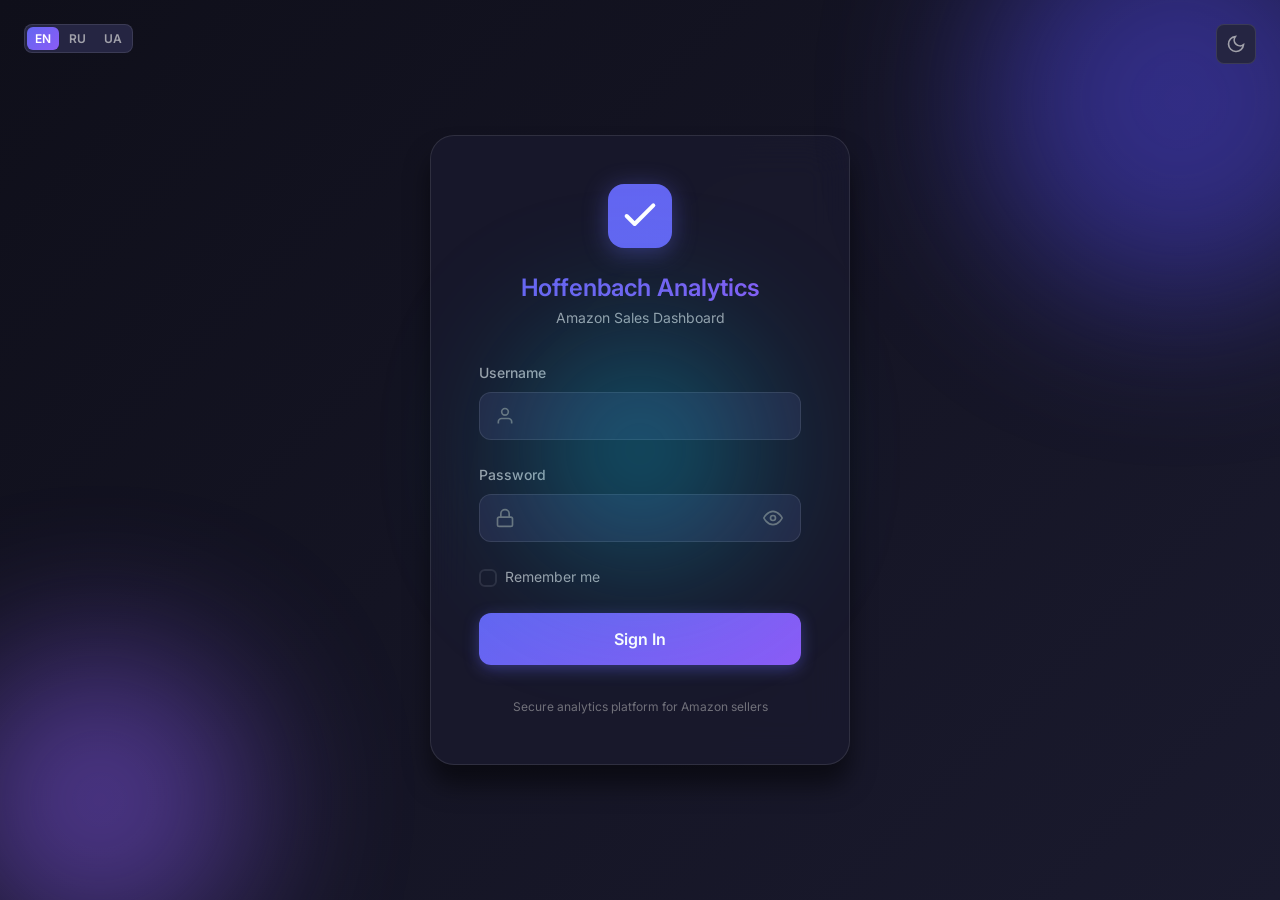
<file: index.html>
<!DOCTYPE html>
<html lang="en" data-theme="dark">
<head>
    <meta charset="UTF-8">
    <meta name="viewport" content="width=device-width, initial-scale=1.0">
    <title>Hoffenbach Analytics - Login</title>
    <link rel="stylesheet" href="css/styles.css">
    <link rel="stylesheet" href="css/login.css">
    <link href="https://fonts.googleapis.com/css2?family=Inter:wght@300;400;500;600;700&display=swap" rel="stylesheet">
    <link rel="icon" type="image/svg+xml" href="assets/favicon.svg">
</head>
<body class="login-page">
    <div class="theme-toggle" id="themeToggle">
        <svg class="icon-sun" viewBox="0 0 24 24" fill="none" stroke="currentColor" stroke-width="2">
            <circle cx="12" cy="12" r="5"></circle>
            <line x1="12" y1="1" x2="12" y2="3"></line>
            <line x1="12" y1="21" x2="12" y2="23"></line>
            <line x1="4.22" y1="4.22" x2="5.64" y2="5.64"></line>
            <line x1="18.36" y1="18.36" x2="19.78" y2="19.78"></line>
            <line x1="1" y1="12" x2="3" y2="12"></line>
            <line x1="21" y1="12" x2="23" y2="12"></line>
            <line x1="4.22" y1="19.78" x2="5.64" y2="18.36"></line>
            <line x1="18.36" y1="5.64" x2="19.78" y2="4.22"></line>
        </svg>
        <svg class="icon-moon" viewBox="0 0 24 24" fill="none" stroke="currentColor" stroke-width="2">
            <path d="M21 12.79A9 9 0 1 1 11.21 3 7 7 0 0 0 21 12.79z"></path>
        </svg>
    </div>

    <div class="language-selector">
        <button class="lang-btn active" data-lang="en">EN</button>
        <button class="lang-btn" data-lang="ru">RU</button>
        <button class="lang-btn" data-lang="ua">UA</button>
    </div>

    <div class="login-container">
        <div class="login-card">
            <div class="login-header">
                <div class="logo">
                    <svg viewBox="0 0 48 48" fill="none" xmlns="http://www.w3.org/2000/svg">
                        <rect width="48" height="48" rx="12" fill="url(#gradient)"/>
                        <path d="M14 24L20 30L34 16" stroke="white" stroke-width="3" stroke-linecap="round" stroke-linejoin="round"/>
                        <defs>
                            <linearGradient id="gradient" x1="0" y1="0" x2="48" y2="48">
                                <stop stop-color="#6366f1"/>
                                <stop offset="1" stop-color="#8b5cf6"/>
                            </linearGradient>
                        </defs>
                    </svg>
                </div>
                <h1 data-i18n="login.title">Hoffenbach Analytics</h1>
                <p data-i18n="login.subtitle">Amazon Sales Dashboard</p>
            </div>

            <form id="loginForm" class="login-form">
                <div class="form-group">
                    <label for="username" data-i18n="login.username">Username</label>
                    <div class="input-wrapper">
                        <svg viewBox="0 0 24 24" fill="none" stroke="currentColor" stroke-width="2">
                            <path d="M20 21v-2a4 4 0 0 0-4-4H8a4 4 0 0 0-4 4v2"></path>
                            <circle cx="12" cy="7" r="4"></circle>
                        </svg>
                        <input type="text" id="username" name="username" required autocomplete="username">
                    </div>
                </div>

                <div class="form-group">
                    <label for="password" data-i18n="login.password">Password</label>
                    <div class="input-wrapper">
                        <svg viewBox="0 0 24 24" fill="none" stroke="currentColor" stroke-width="2">
                            <rect x="3" y="11" width="18" height="11" rx="2" ry="2"></rect>
                            <path d="M7 11V7a5 5 0 0 1 10 0v4"></path>
                        </svg>
                        <input type="password" id="password" name="password" required autocomplete="current-password">
                        <button type="button" class="toggle-password" id="togglePassword">
                            <svg class="eye-open" viewBox="0 0 24 24" fill="none" stroke="currentColor" stroke-width="2">
                                <path d="M1 12s4-8 11-8 11 8 11 8-4 8-11 8-11-8-11-8z"></path>
                                <circle cx="12" cy="12" r="3"></circle>
                            </svg>
                            <svg class="eye-closed" viewBox="0 0 24 24" fill="none" stroke="currentColor" stroke-width="2">
                                <path d="M17.94 17.94A10.07 10.07 0 0 1 12 20c-7 0-11-8-11-8a18.45 18.45 0 0 1 5.06-5.94M9.9 4.24A9.12 9.12 0 0 1 12 4c7 0 11 8 11 8a18.5 18.5 0 0 1-2.16 3.19m-6.72-1.07a3 3 0 1 1-4.24-4.24"></path>
                                <line x1="1" y1="1" x2="23" y2="23"></line>
                            </svg>
                        </button>
                    </div>
                </div>

                <div class="form-options">
                    <label class="checkbox-wrapper">
                        <input type="checkbox" id="remember" name="remember">
                        <span class="checkmark"></span>
                        <span data-i18n="login.remember">Remember me</span>
                    </label>
                </div>

                <button type="submit" class="btn-login" data-i18n="login.submit">
                    Sign In
                </button>

                <div class="error-message" id="errorMessage"></div>
            </form>

            <div class="login-footer">
                <p data-i18n="login.footer">Secure analytics platform for Amazon sellers</p>
            </div>
        </div>

        <div class="login-background">
            <div class="bg-shape shape-1"></div>
            <div class="bg-shape shape-2"></div>
            <div class="bg-shape shape-3"></div>
        </div>
    </div>

    <script src="js/i18n.js"></script>
    <script src="js/theme.js"></script>
    <script src="js/auth.js"></script>
</body>
</html>
</file>
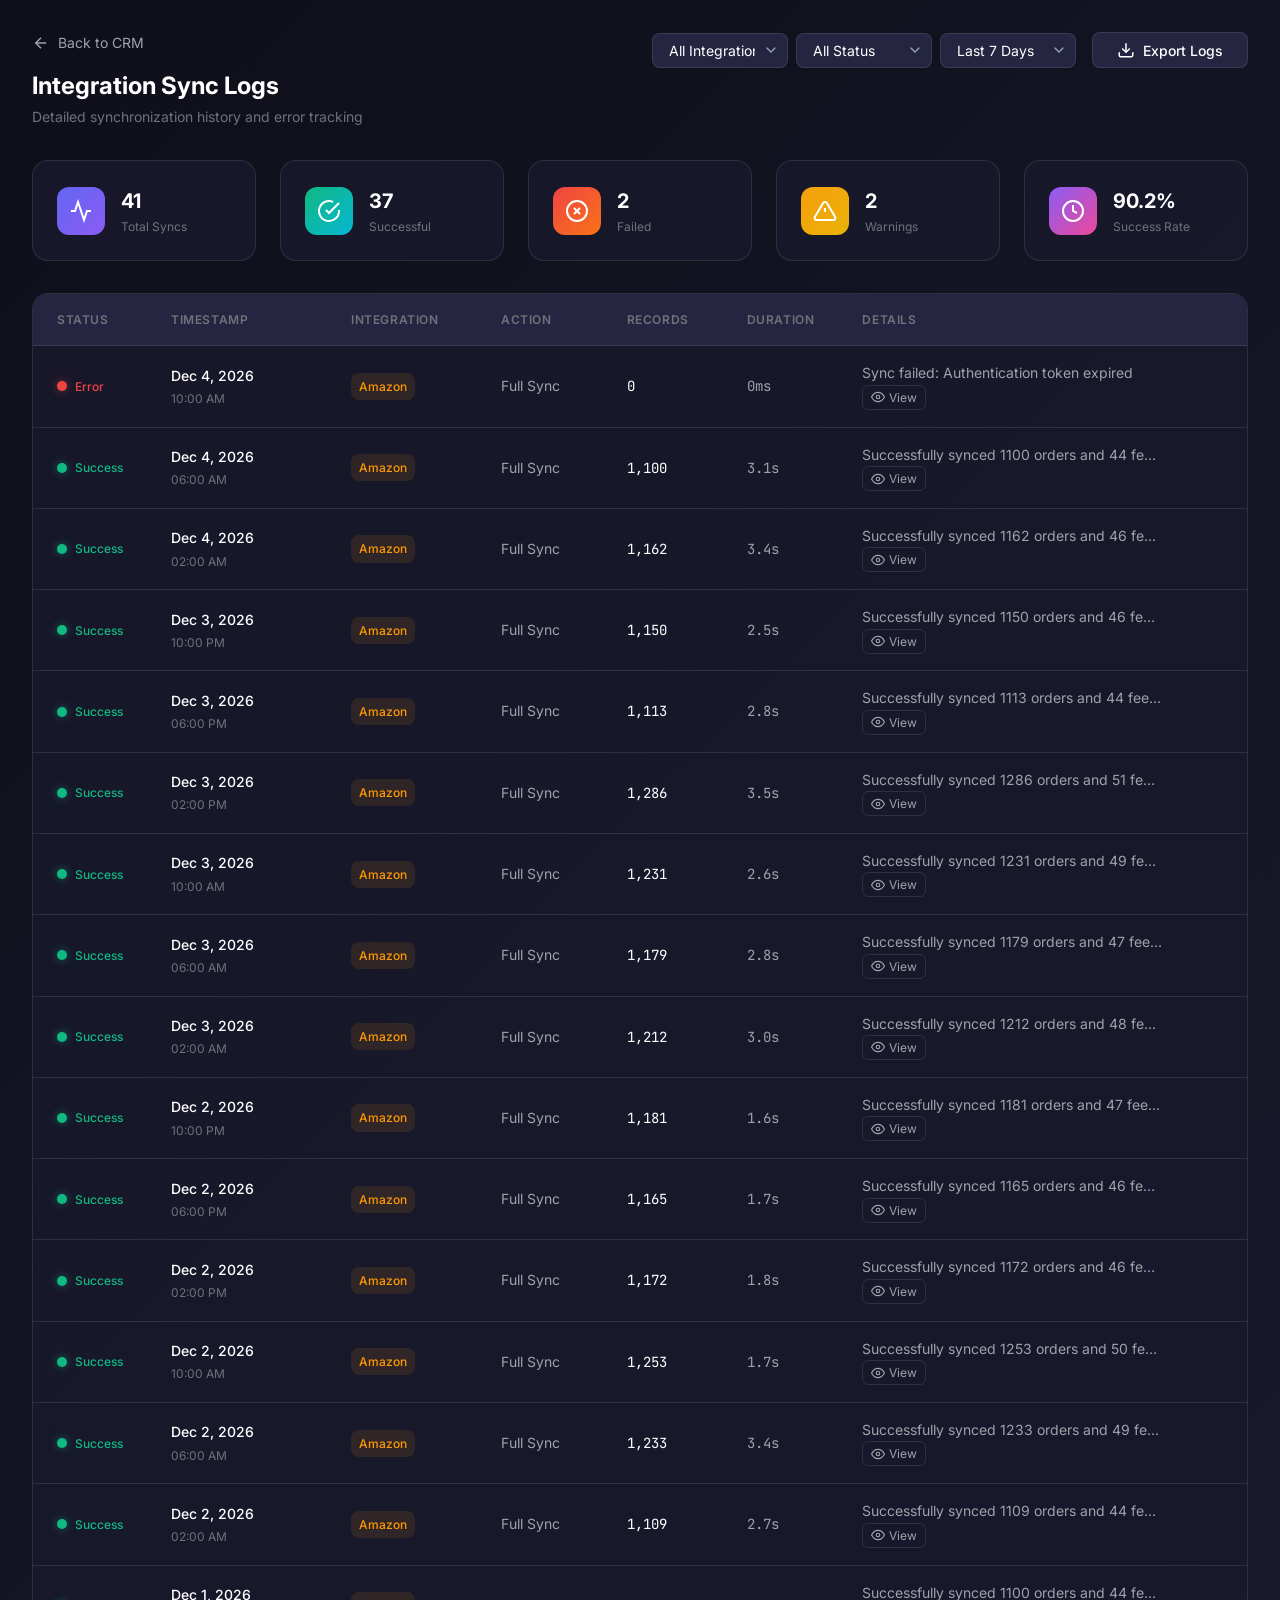
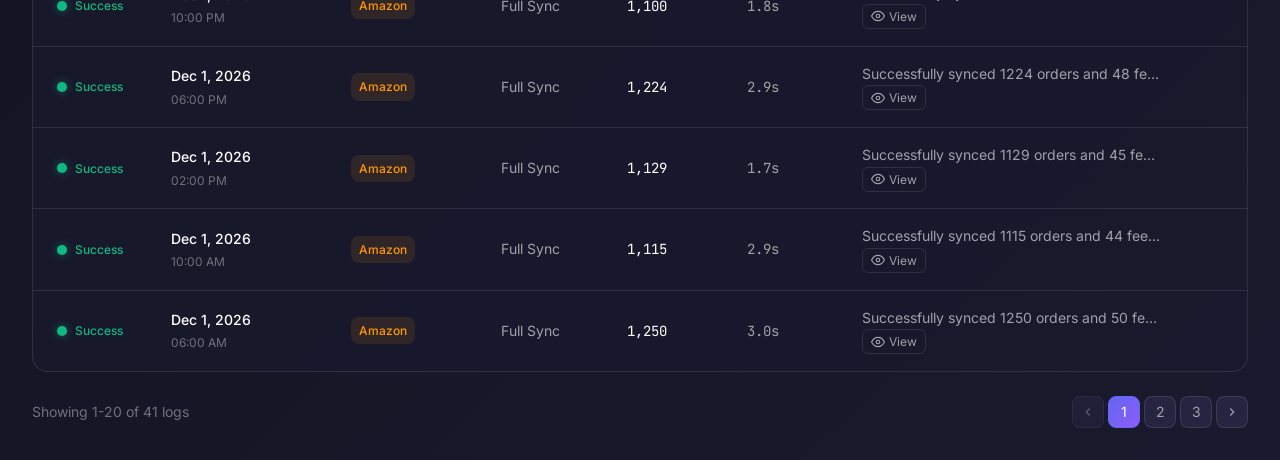
<file: logs.html>
<!DOCTYPE html>
<html lang="en" data-theme="dark">
<head>
    <meta charset="UTF-8">
    <meta name="viewport" content="width=device-width, initial-scale=1.0">
    <title>Sync Logs - Hoffenbach CRM</title>
    <link rel="stylesheet" href="css/styles.css">
    <link rel="stylesheet" href="css/dashboard.css">
    <link rel="stylesheet" href="css/crm.css">
    <link rel="stylesheet" href="css/logs.css">
    <link href="https://fonts.googleapis.com/css2?family=Inter:wght@300;400;500;600;700&family=JetBrains+Mono:wght@400;500&display=swap" rel="stylesheet">
    <link rel="icon" type="image/svg+xml" href="assets/favicon.svg">
</head>
<body class="logs-page">
    <div class="logs-container">
        <!-- Header -->
        <header class="logs-header">
            <div class="logs-header-left">
                <a href="crm.html" class="back-btn">
                    <svg viewBox="0 0 24 24" fill="none" stroke="currentColor" stroke-width="2">
                        <line x1="19" y1="12" x2="5" y2="12"></line>
                        <polyline points="12 19 5 12 12 5"></polyline>
                    </svg>
                    Back to CRM
                </a>
                <div class="logs-title">
                    <h1>Integration Sync Logs</h1>
                    <p>Detailed synchronization history and error tracking</p>
                </div>
            </div>
            <div class="logs-header-right">
                <div class="logs-filters">
                    <select id="filterIntegration" class="filter-select">
                        <option value="all">All Integrations</option>
                        <option value="amazon">Amazon SP-API</option>
                        <option value="google">Google Sheets</option>
                    </select>
                    <select id="filterStatus" class="filter-select">
                        <option value="all">All Status</option>
                        <option value="success">Success</option>
                        <option value="error">Error</option>
                        <option value="warning">Warning</option>
                    </select>
                    <select id="filterPeriod" class="filter-select">
                        <option value="24h">Last 24 Hours</option>
                        <option value="7d" selected>Last 7 Days</option>
                        <option value="30d">Last 30 Days</option>
                        <option value="all">All Time</option>
                    </select>
                </div>
                <button class="btn-secondary" id="exportLogsBtn">
                    <svg viewBox="0 0 24 24" fill="none" stroke="currentColor" stroke-width="2">
                        <path d="M21 15v4a2 2 0 0 1-2 2H5a2 2 0 0 1-2-2v-4"></path>
                        <polyline points="7 10 12 15 17 10"></polyline>
                        <line x1="12" y1="15" x2="12" y2="3"></line>
                    </svg>
                    Export Logs
                </button>
            </div>
        </header>

        <!-- Stats Summary -->
        <div class="logs-stats">
            <div class="stat-card">
                <div class="stat-icon total">
                    <svg viewBox="0 0 24 24" fill="none" stroke="currentColor" stroke-width="2">
                        <polyline points="22 12 18 12 15 21 9 3 6 12 2 12"></polyline>
                    </svg>
                </div>
                <div class="stat-info">
                    <span class="stat-value" id="totalSyncs">156</span>
                    <span class="stat-label">Total Syncs</span>
                </div>
            </div>
            <div class="stat-card">
                <div class="stat-icon success">
                    <svg viewBox="0 0 24 24" fill="none" stroke="currentColor" stroke-width="2">
                        <path d="M22 11.08V12a10 10 0 1 1-5.93-9.14"></path>
                        <polyline points="22 4 12 14.01 9 11.01"></polyline>
                    </svg>
                </div>
                <div class="stat-info">
                    <span class="stat-value" id="successCount">152</span>
                    <span class="stat-label">Successful</span>
                </div>
            </div>
            <div class="stat-card">
                <div class="stat-icon error">
                    <svg viewBox="0 0 24 24" fill="none" stroke="currentColor" stroke-width="2">
                        <circle cx="12" cy="12" r="10"></circle>
                        <line x1="15" y1="9" x2="9" y2="15"></line>
                        <line x1="9" y1="9" x2="15" y2="15"></line>
                    </svg>
                </div>
                <div class="stat-info">
                    <span class="stat-value" id="errorCount">3</span>
                    <span class="stat-label">Failed</span>
                </div>
            </div>
            <div class="stat-card">
                <div class="stat-icon warning">
                    <svg viewBox="0 0 24 24" fill="none" stroke="currentColor" stroke-width="2">
                        <path d="M10.29 3.86L1.82 18a2 2 0 0 0 1.71 3h16.94a2 2 0 0 0 1.71-3L13.71 3.86a2 2 0 0 0-3.42 0z"></path>
                        <line x1="12" y1="9" x2="12" y2="13"></line>
                        <line x1="12" y1="17" x2="12.01" y2="17"></line>
                    </svg>
                </div>
                <div class="stat-info">
                    <span class="stat-value" id="warningCount">1</span>
                    <span class="stat-label">Warnings</span>
                </div>
            </div>
            <div class="stat-card">
                <div class="stat-icon uptime">
                    <svg viewBox="0 0 24 24" fill="none" stroke="currentColor" stroke-width="2">
                        <circle cx="12" cy="12" r="10"></circle>
                        <polyline points="12 6 12 12 16 14"></polyline>
                    </svg>
                </div>
                <div class="stat-info">
                    <span class="stat-value" id="uptimePercent">97.4%</span>
                    <span class="stat-label">Success Rate</span>
                </div>
            </div>
        </div>

        <!-- Logs Table -->
        <div class="logs-table-container">
            <table class="logs-table">
                <thead>
                    <tr>
                        <th class="col-status">Status</th>
                        <th class="col-timestamp">Timestamp</th>
                        <th class="col-integration">Integration</th>
                        <th class="col-action">Action</th>
                        <th class="col-records">Records</th>
                        <th class="col-duration">Duration</th>
                        <th class="col-details">Details</th>
                    </tr>
                </thead>
                <tbody id="logsTableBody">
                    <!-- Dynamic content -->
                </tbody>
            </table>
        </div>

        <!-- Pagination -->
        <div class="logs-pagination">
            <div class="pagination-info">
                Showing <span id="showingFrom">1</span>-<span id="showingTo">20</span> of <span id="totalRecords">156</span> logs
            </div>
            <div class="pagination-controls">
                <button class="pagination-btn" id="prevPage" disabled>
                    <svg viewBox="0 0 24 24" fill="none" stroke="currentColor" stroke-width="2">
                        <polyline points="15 18 9 12 15 6"></polyline>
                    </svg>
                </button>
                <span class="pagination-pages" id="paginationPages">
                    <button class="pagination-btn active">1</button>
                    <button class="pagination-btn">2</button>
                    <button class="pagination-btn">3</button>
                    <span class="pagination-dots">...</span>
                    <button class="pagination-btn">8</button>
                </span>
                <button class="pagination-btn" id="nextPage">
                    <svg viewBox="0 0 24 24" fill="none" stroke="currentColor" stroke-width="2">
                        <polyline points="9 18 15 12 9 6"></polyline>
                    </svg>
                </button>
            </div>
        </div>
    </div>

    <!-- Log Detail Modal -->
    <div class="modal-overlay" id="logDetailModal">
        <div class="modal log-detail-modal">
            <div class="modal-header">
                <div class="modal-title">
                    <div class="log-status-icon" id="modalStatusIcon"></div>
                    <h3 id="modalTitle">Sync Details</h3>
                </div>
                <button class="modal-close" id="closeLogDetailModal">&times;</button>
            </div>
            <div class="modal-body">
                <div class="log-detail-grid">
                    <div class="log-detail-item">
                        <label>Timestamp</label>
                        <span id="modalTimestamp">--</span>
                    </div>
                    <div class="log-detail-item">
                        <label>Integration</label>
                        <span id="modalIntegration">--</span>
                    </div>
                    <div class="log-detail-item">
                        <label>Action</label>
                        <span id="modalAction">--</span>
                    </div>
                    <div class="log-detail-item">
                        <label>Duration</label>
                        <span id="modalDuration">--</span>
                    </div>
                    <div class="log-detail-item">
                        <label>Records Processed</label>
                        <span id="modalRecords">--</span>
                    </div>
                    <div class="log-detail-item">
                        <label>Status</label>
                        <span id="modalStatus">--</span>
                    </div>
                </div>

                <div class="log-detail-section">
                    <h4>Summary</h4>
                    <p id="modalSummary">--</p>
                </div>

                <div class="log-detail-section error-section" id="errorSection" style="display: none;">
                    <h4>Error Details</h4>
                    <div class="error-box">
                        <div class="error-code">
                            <label>Error Code</label>
                            <span id="modalErrorCode">--</span>
                        </div>
                        <div class="error-message">
                            <label>Error Message</label>
                            <pre id="modalErrorMessage">--</pre>
                        </div>
                        <div class="error-suggestion">
                            <label>Suggested Action</label>
                            <p id="modalErrorSuggestion">--</p>
                        </div>
                    </div>
                </div>

                <div class="log-detail-section">
                    <h4>Technical Log</h4>
                    <div class="technical-log">
                        <pre id="modalTechnicalLog">--</pre>
                    </div>
                </div>
            </div>
            <div class="modal-footer">
                <button class="btn-secondary" id="copyLogBtn">
                    <svg viewBox="0 0 24 24" fill="none" stroke="currentColor" stroke-width="2">
                        <rect x="9" y="9" width="13" height="13" rx="2" ry="2"></rect>
                        <path d="M5 15H4a2 2 0 0 1-2-2V4a2 2 0 0 1 2-2h9a2 2 0 0 1 2 2v1"></path>
                    </svg>
                    Copy Log
                </button>
                <button class="btn-primary" id="retryBtn" style="display: none;">
                    <svg viewBox="0 0 24 24" fill="none" stroke="currentColor" stroke-width="2">
                        <polyline points="23 4 23 10 17 10"></polyline>
                        <path d="M20.49 15a9 9 0 1 1-2.12-9.36L23 10"></path>
                    </svg>
                    Retry Sync
                </button>
            </div>
        </div>
    </div>

    <script src="js/theme.js"></script>
    <script src="js/sync-logger.js"></script>
    <script src="js/logs-page.js"></script>
</body>
</html>
</file>
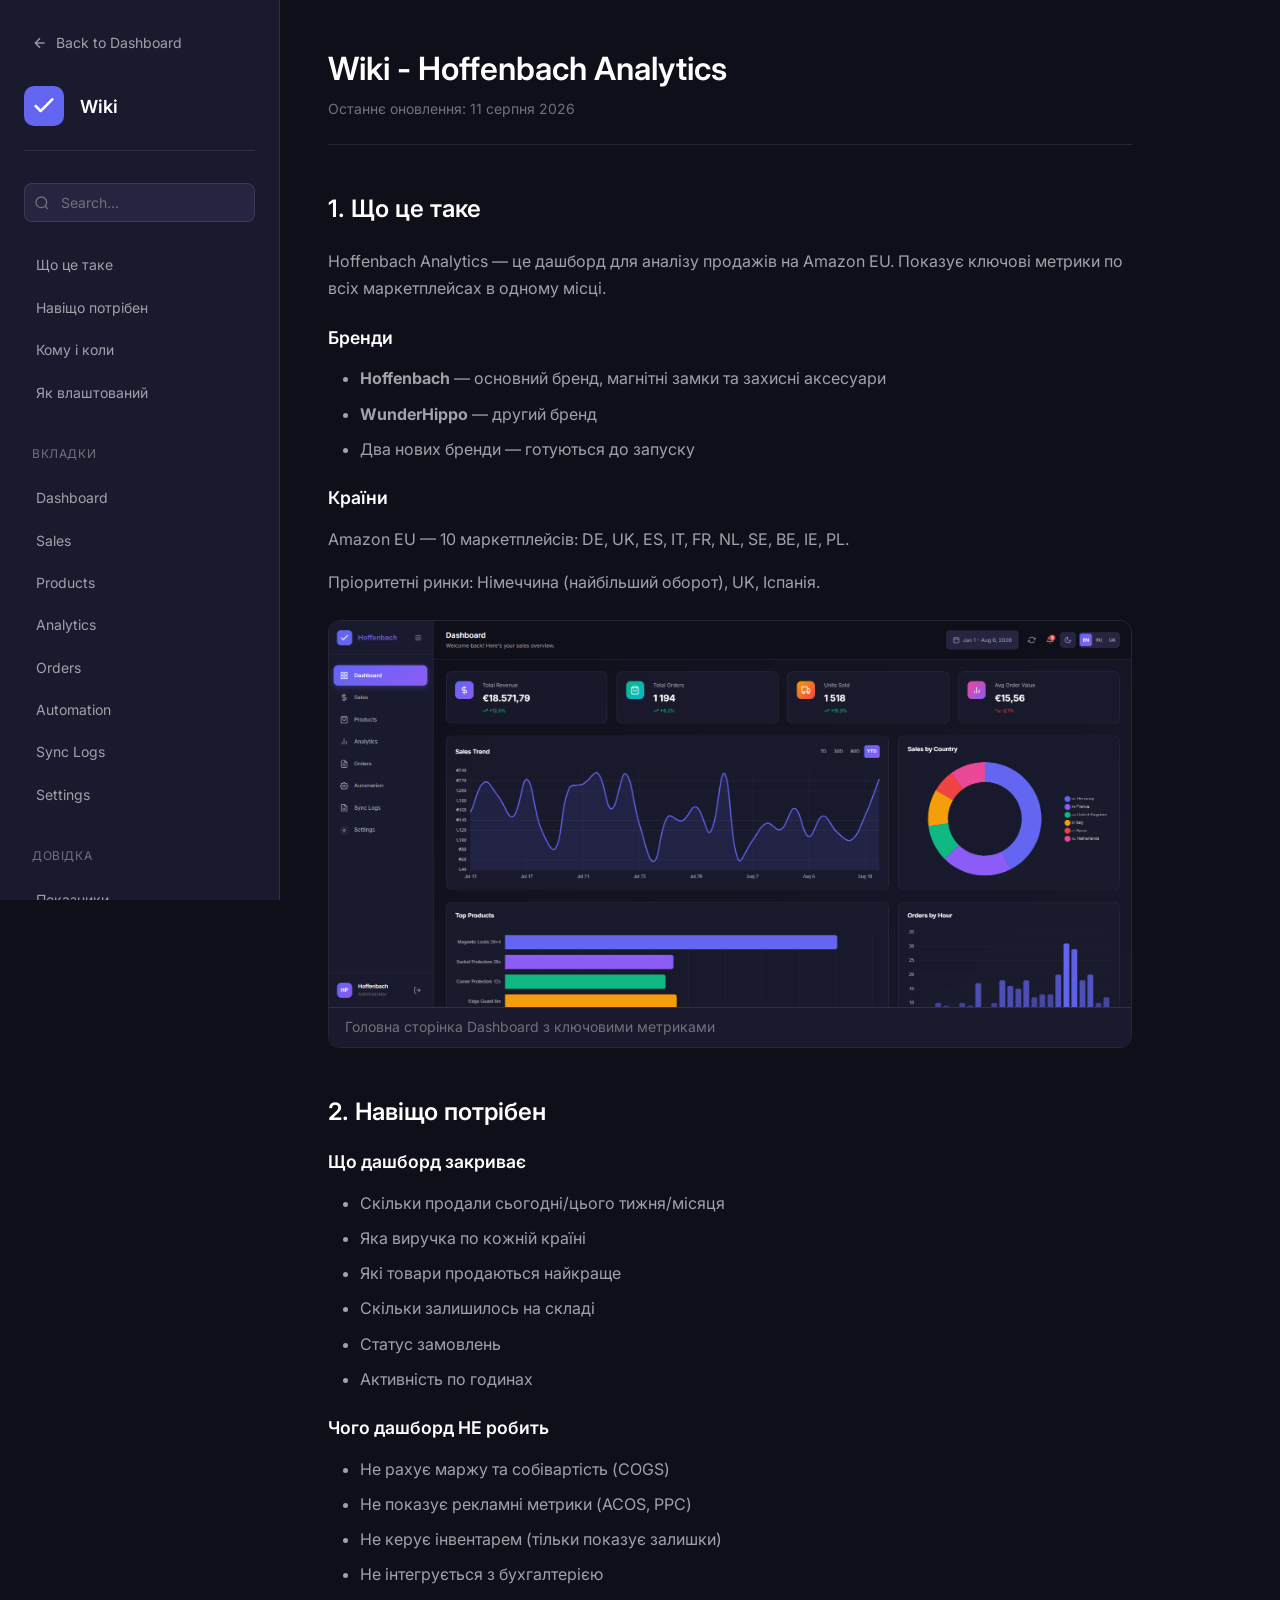
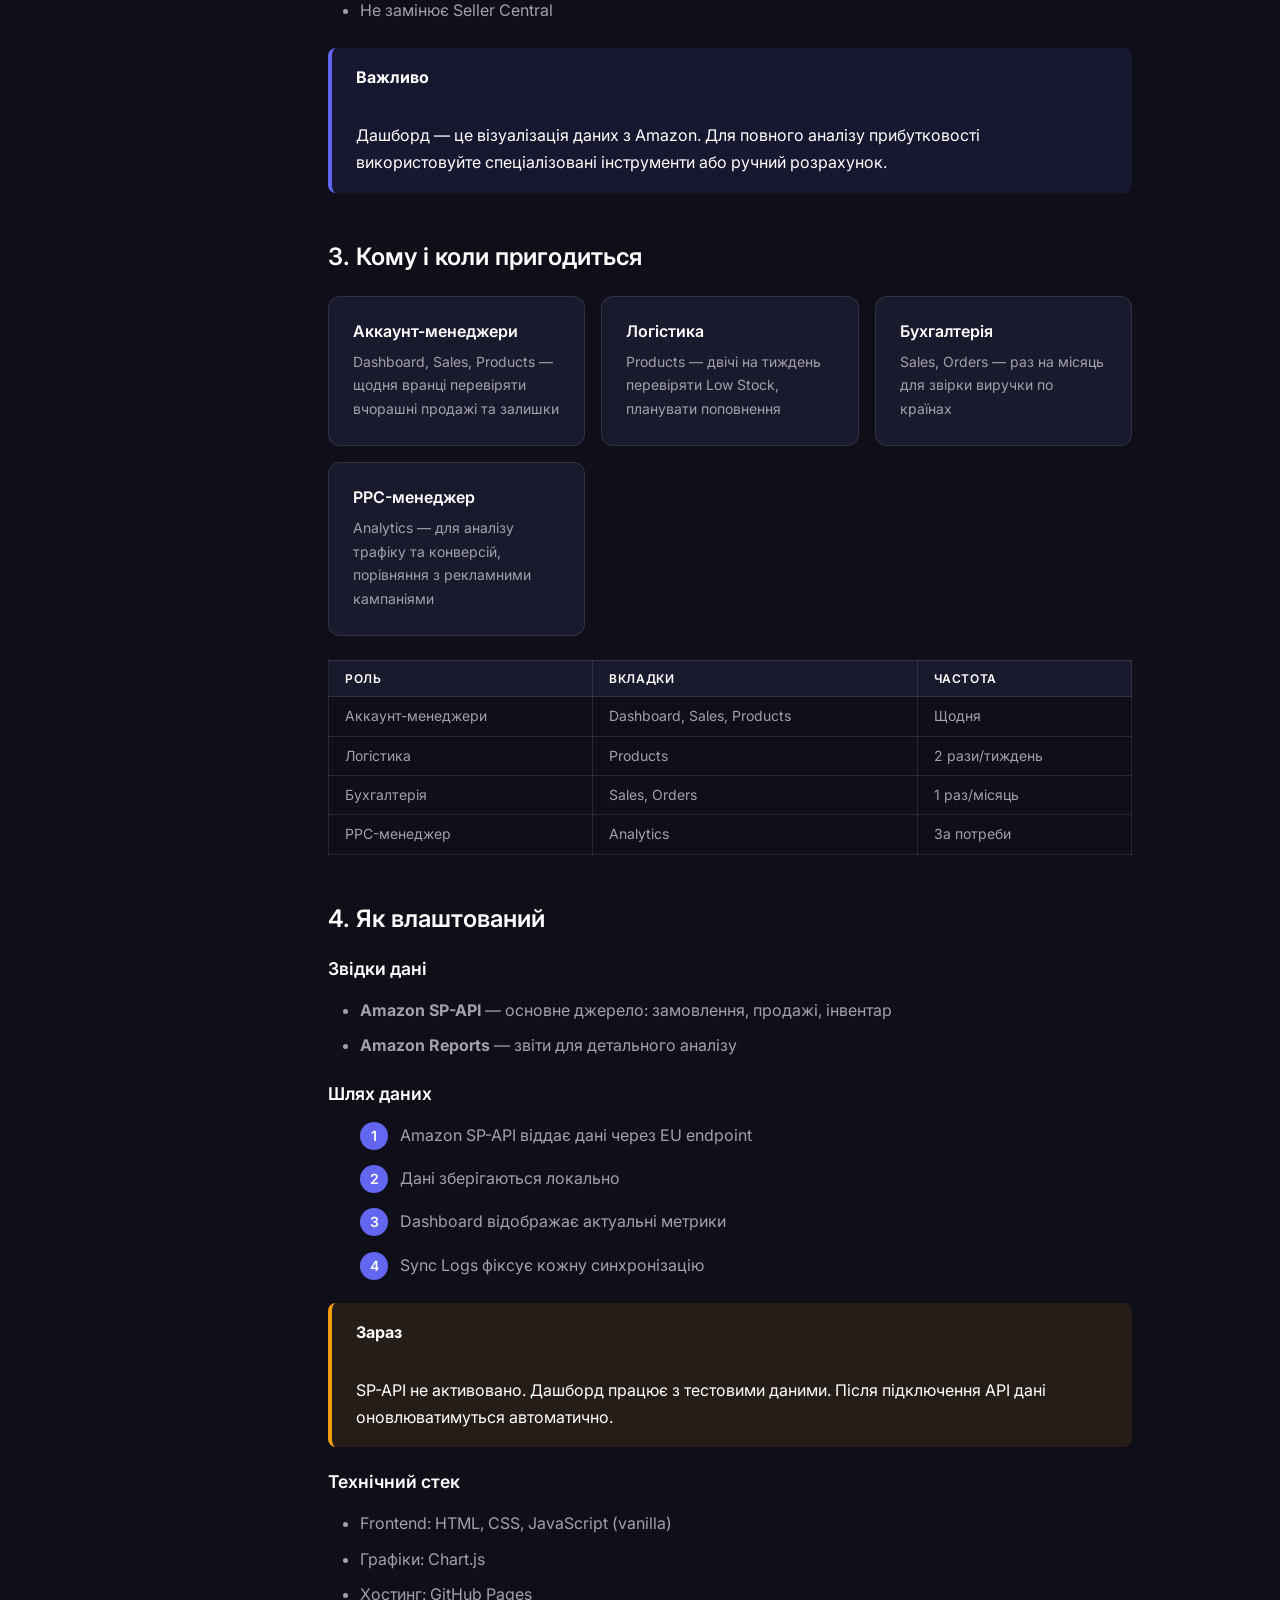
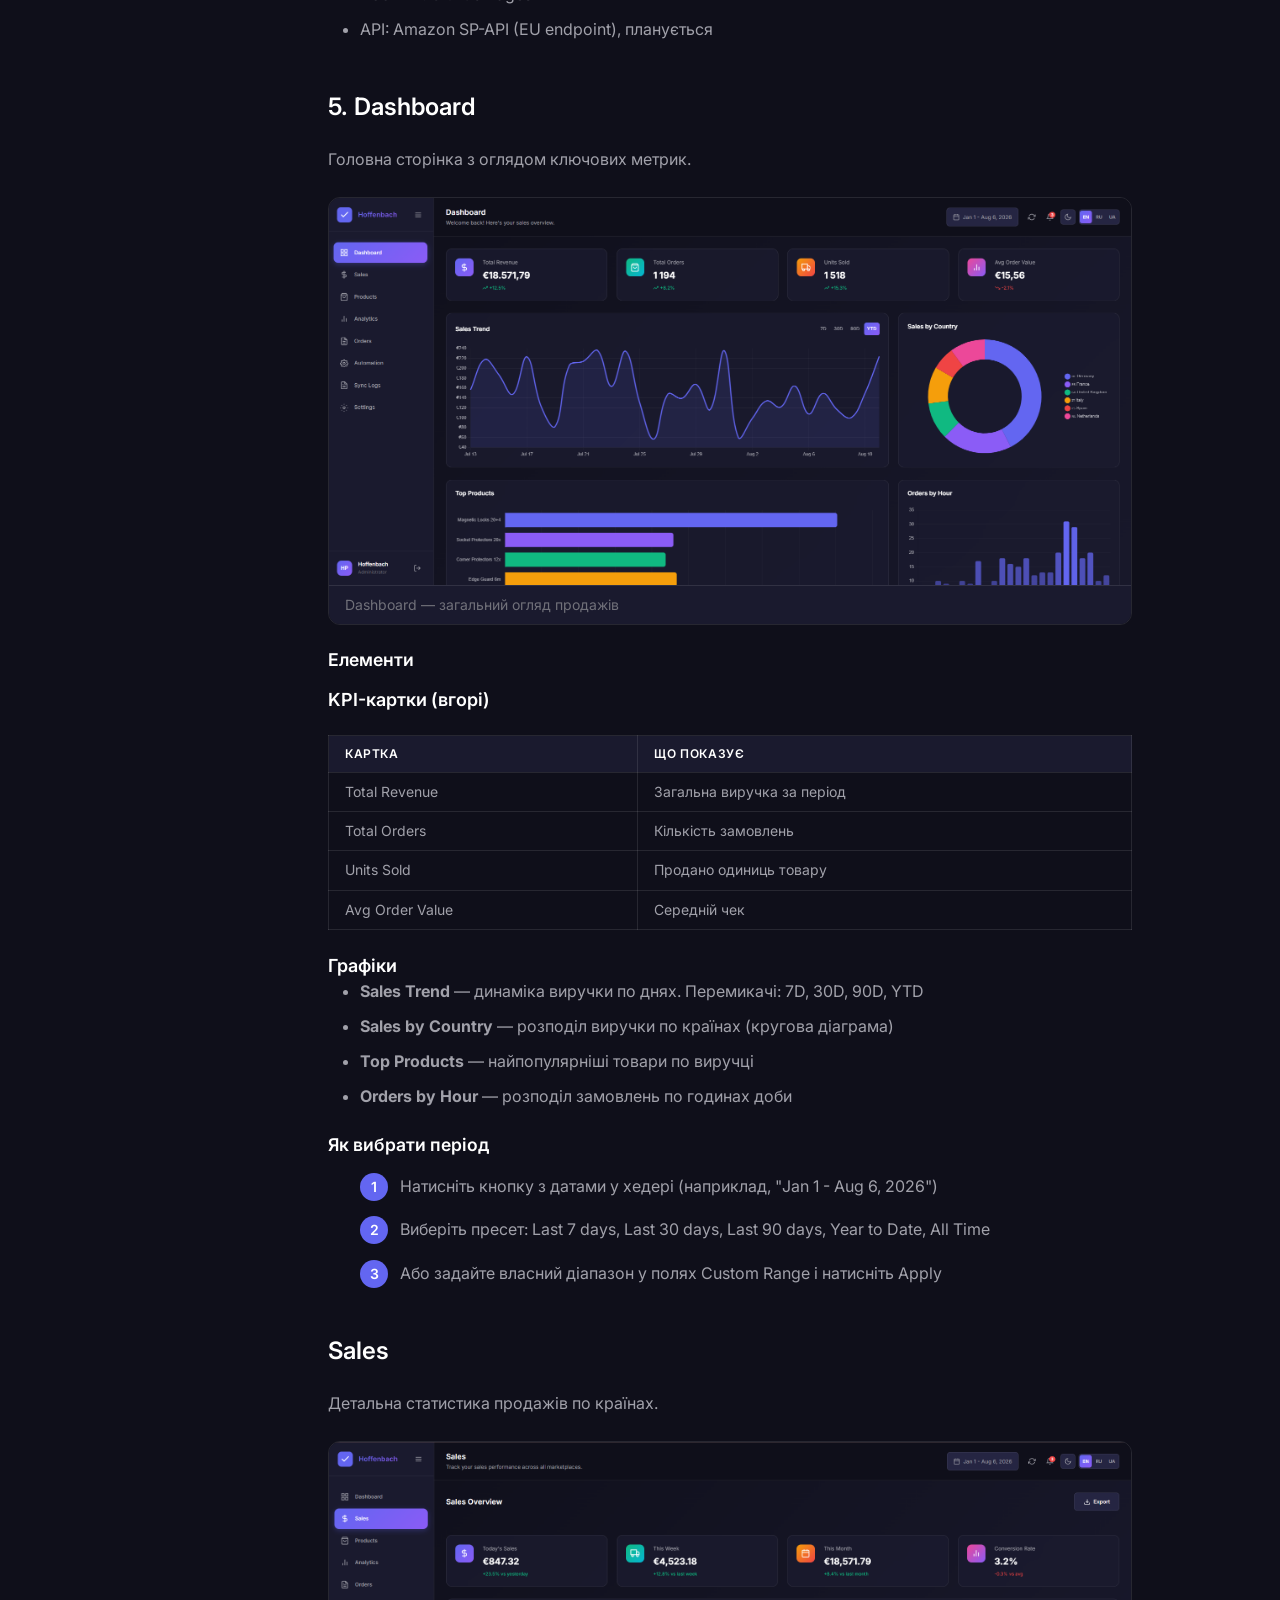
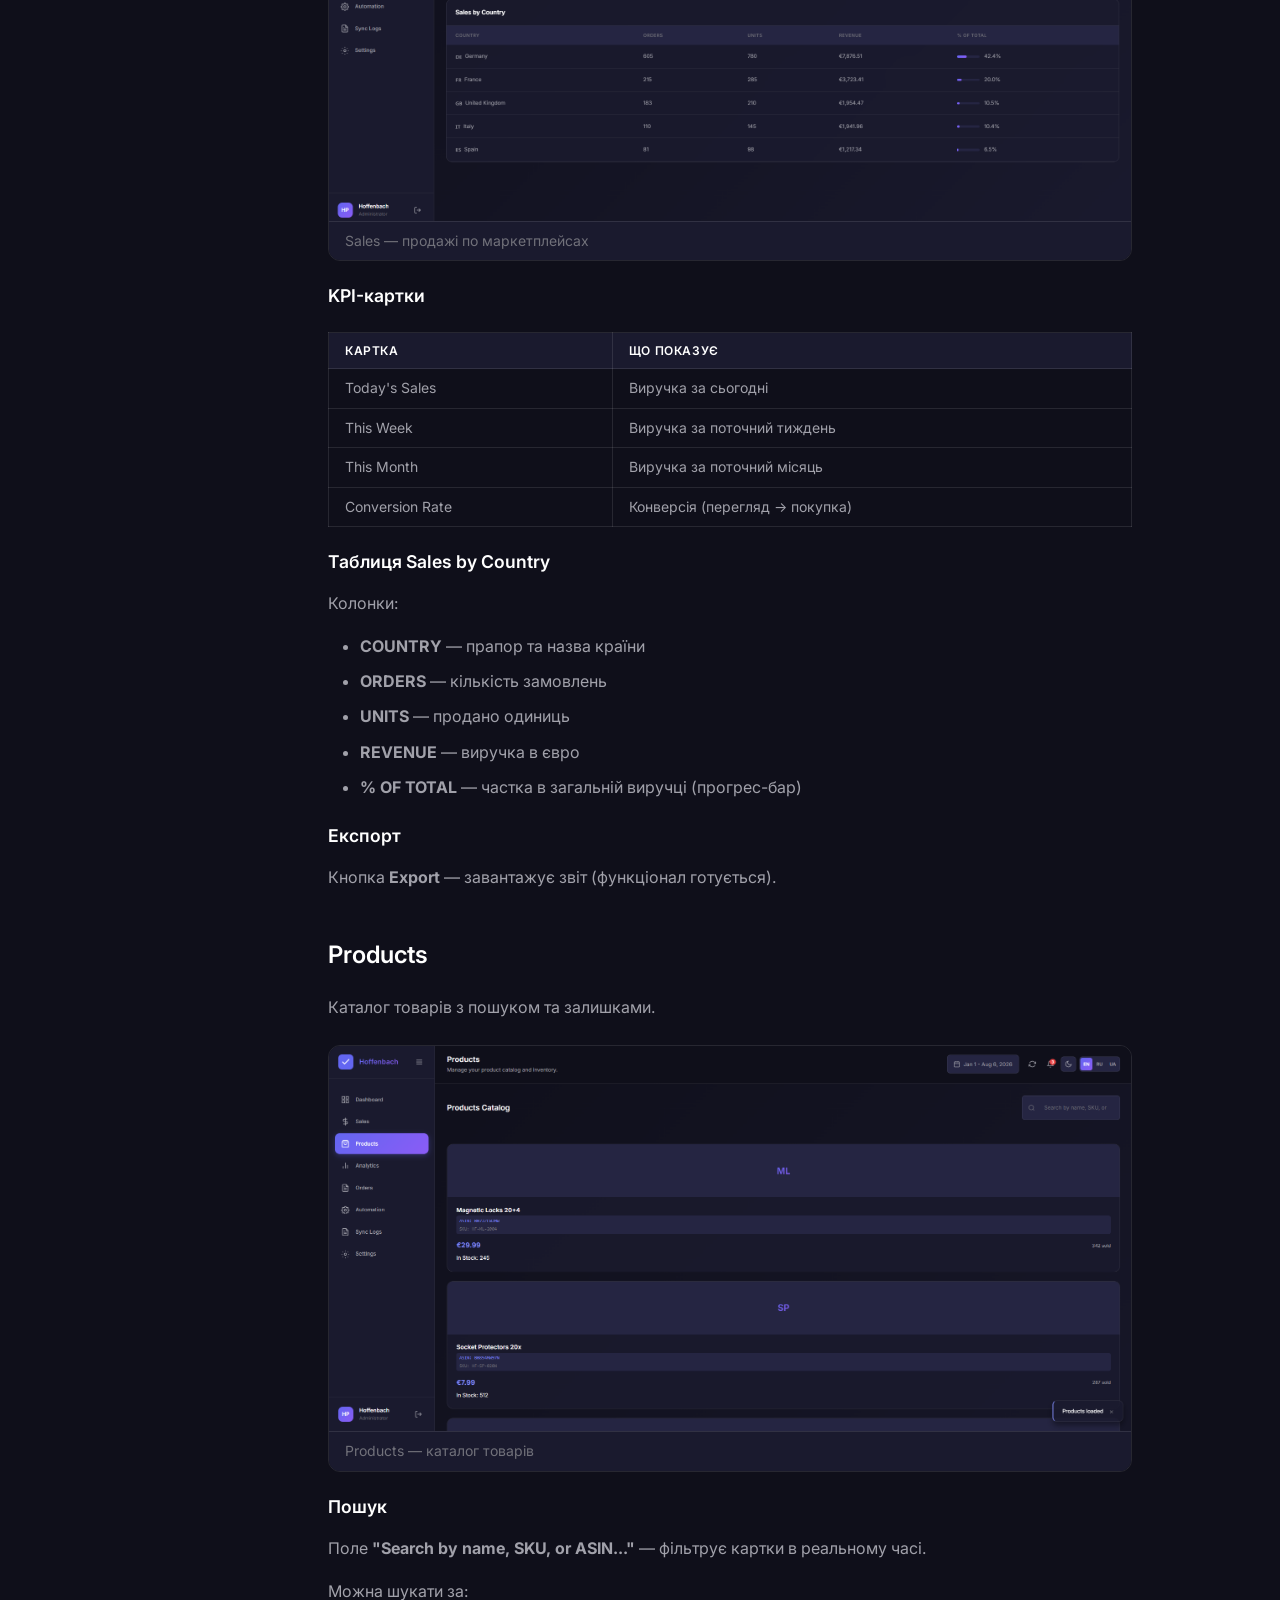
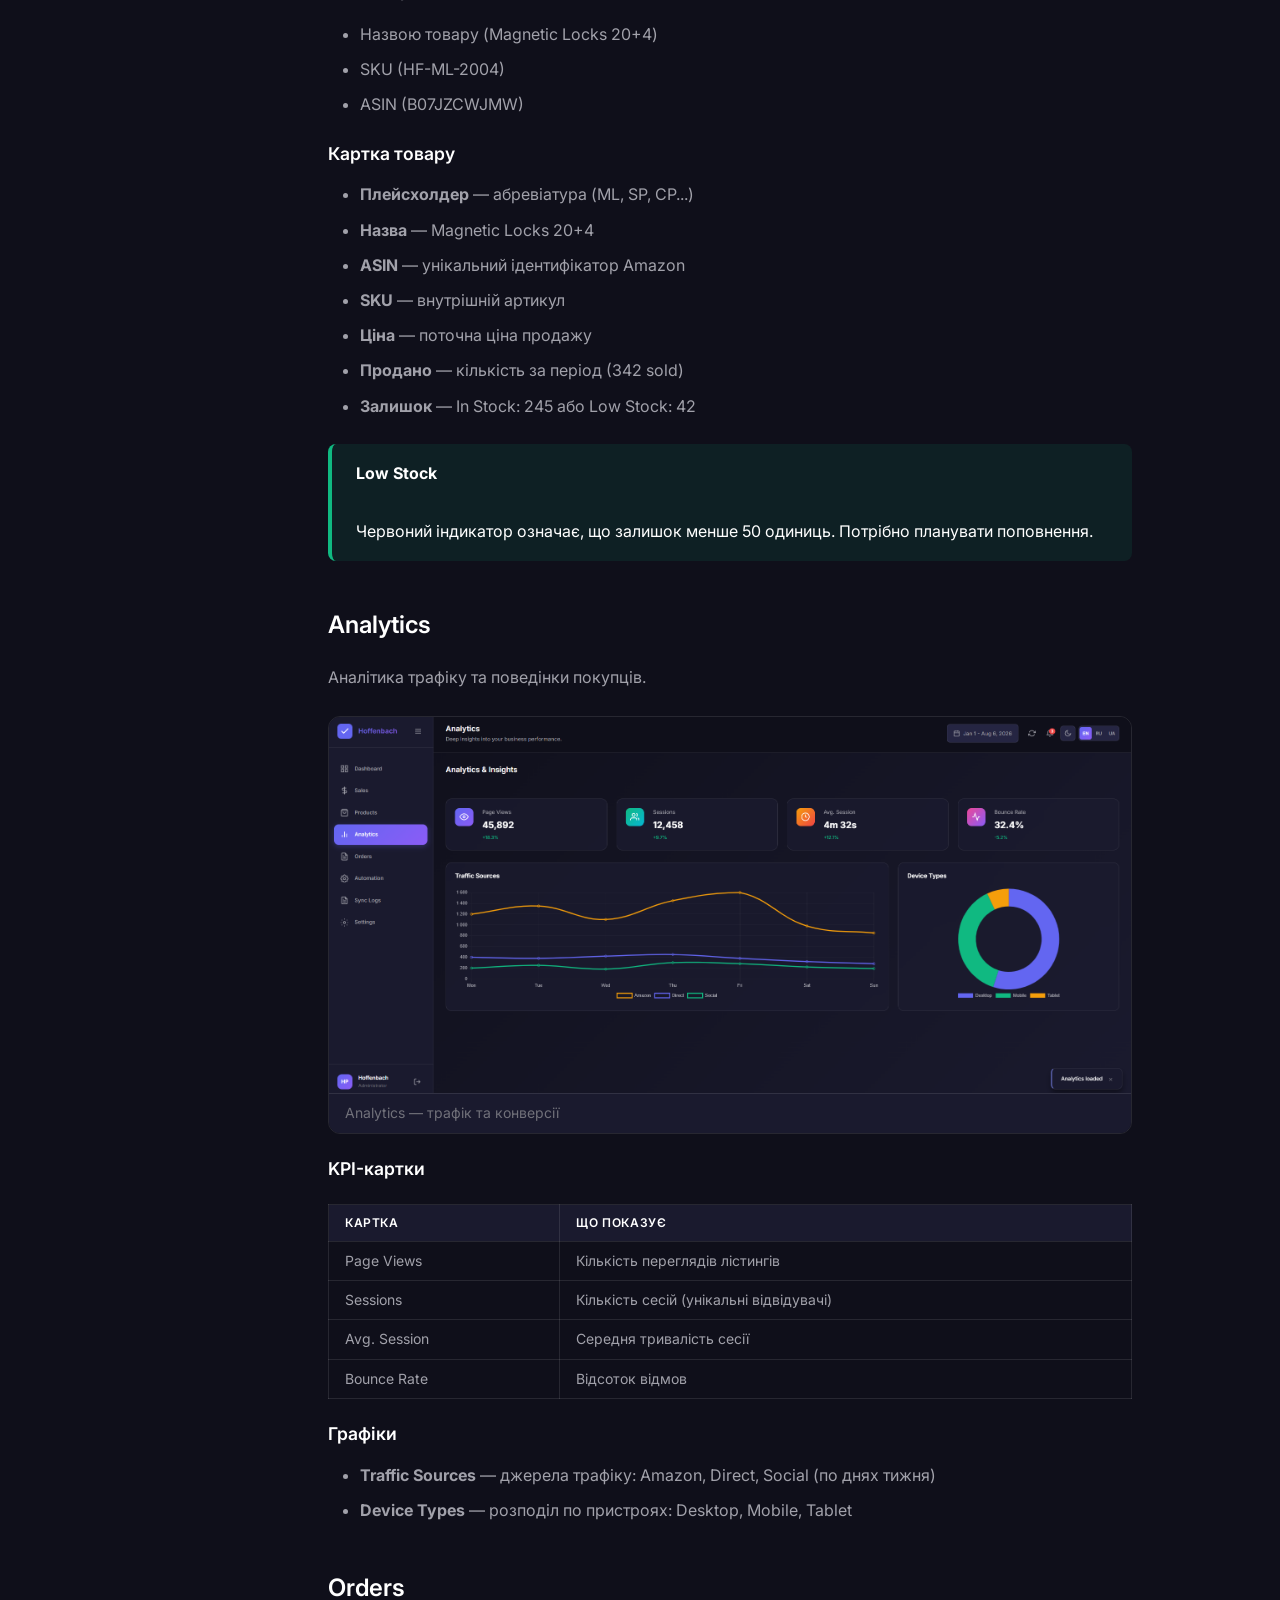
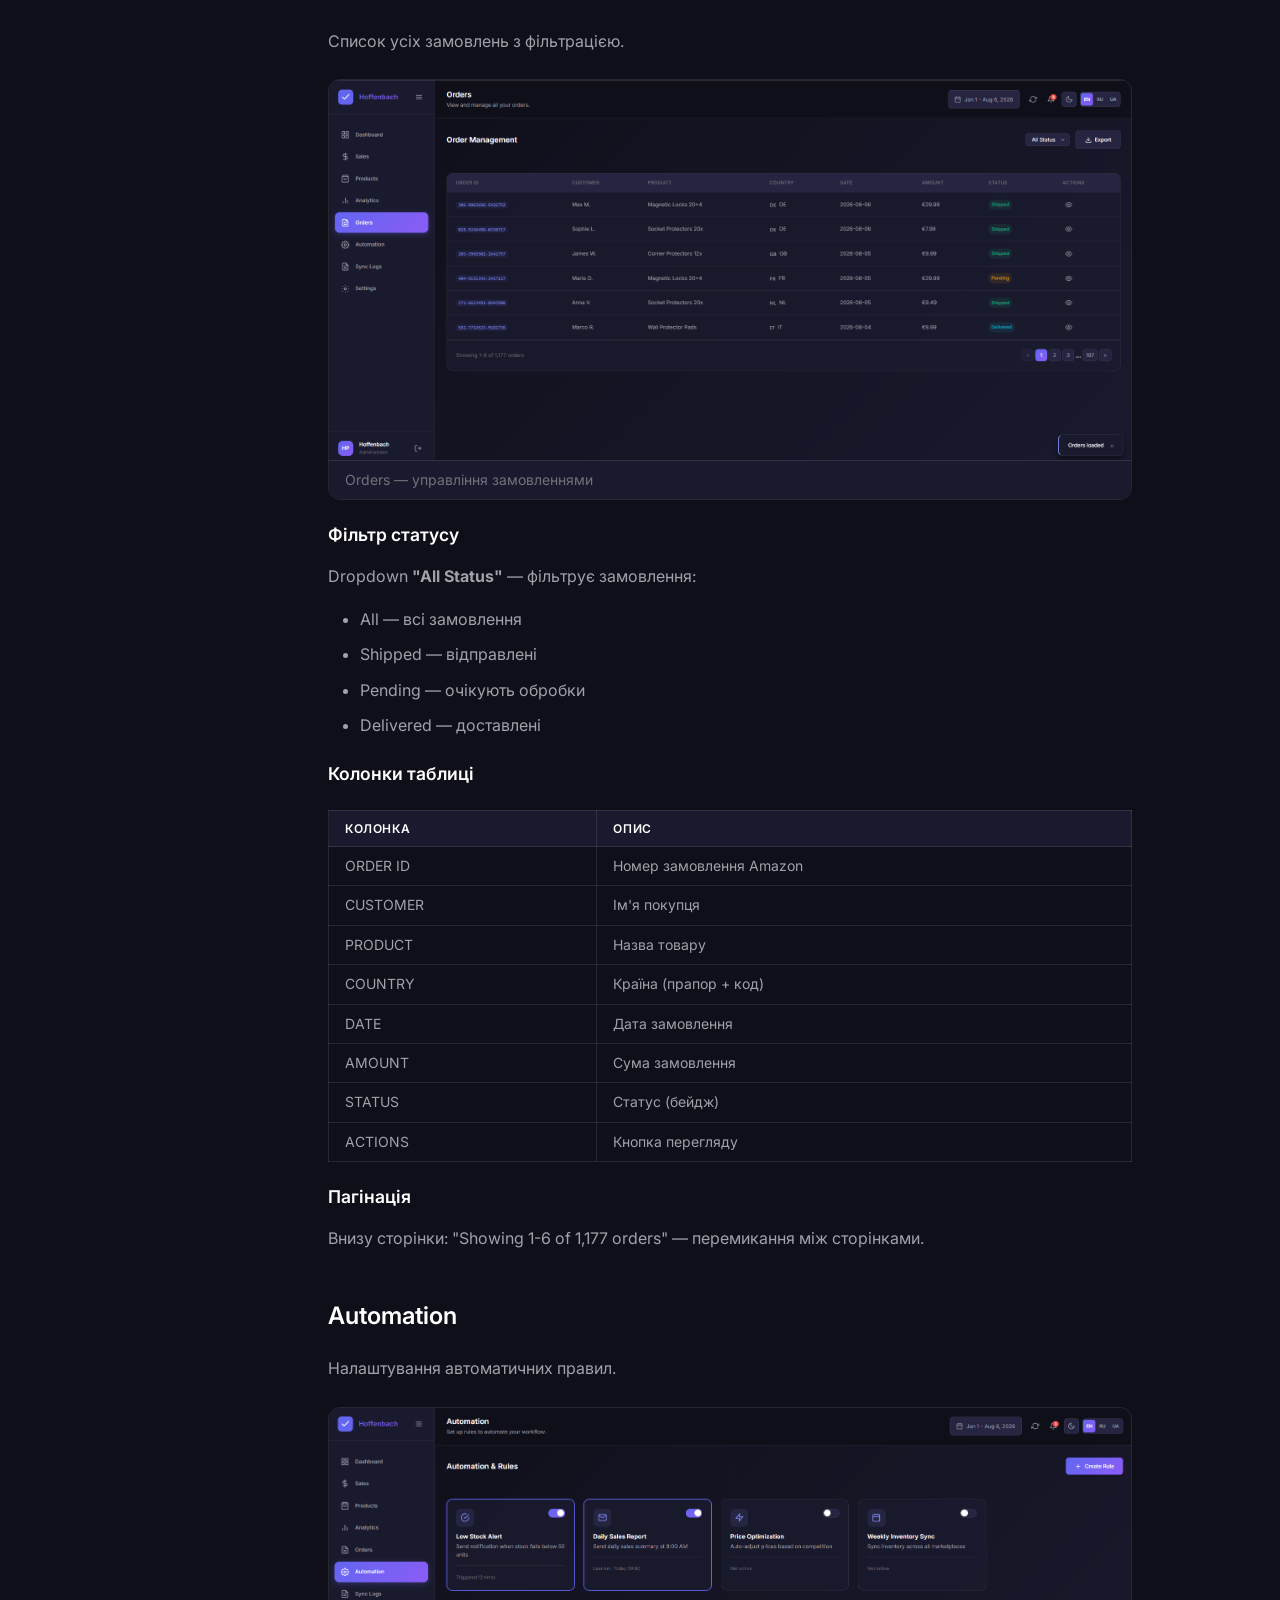
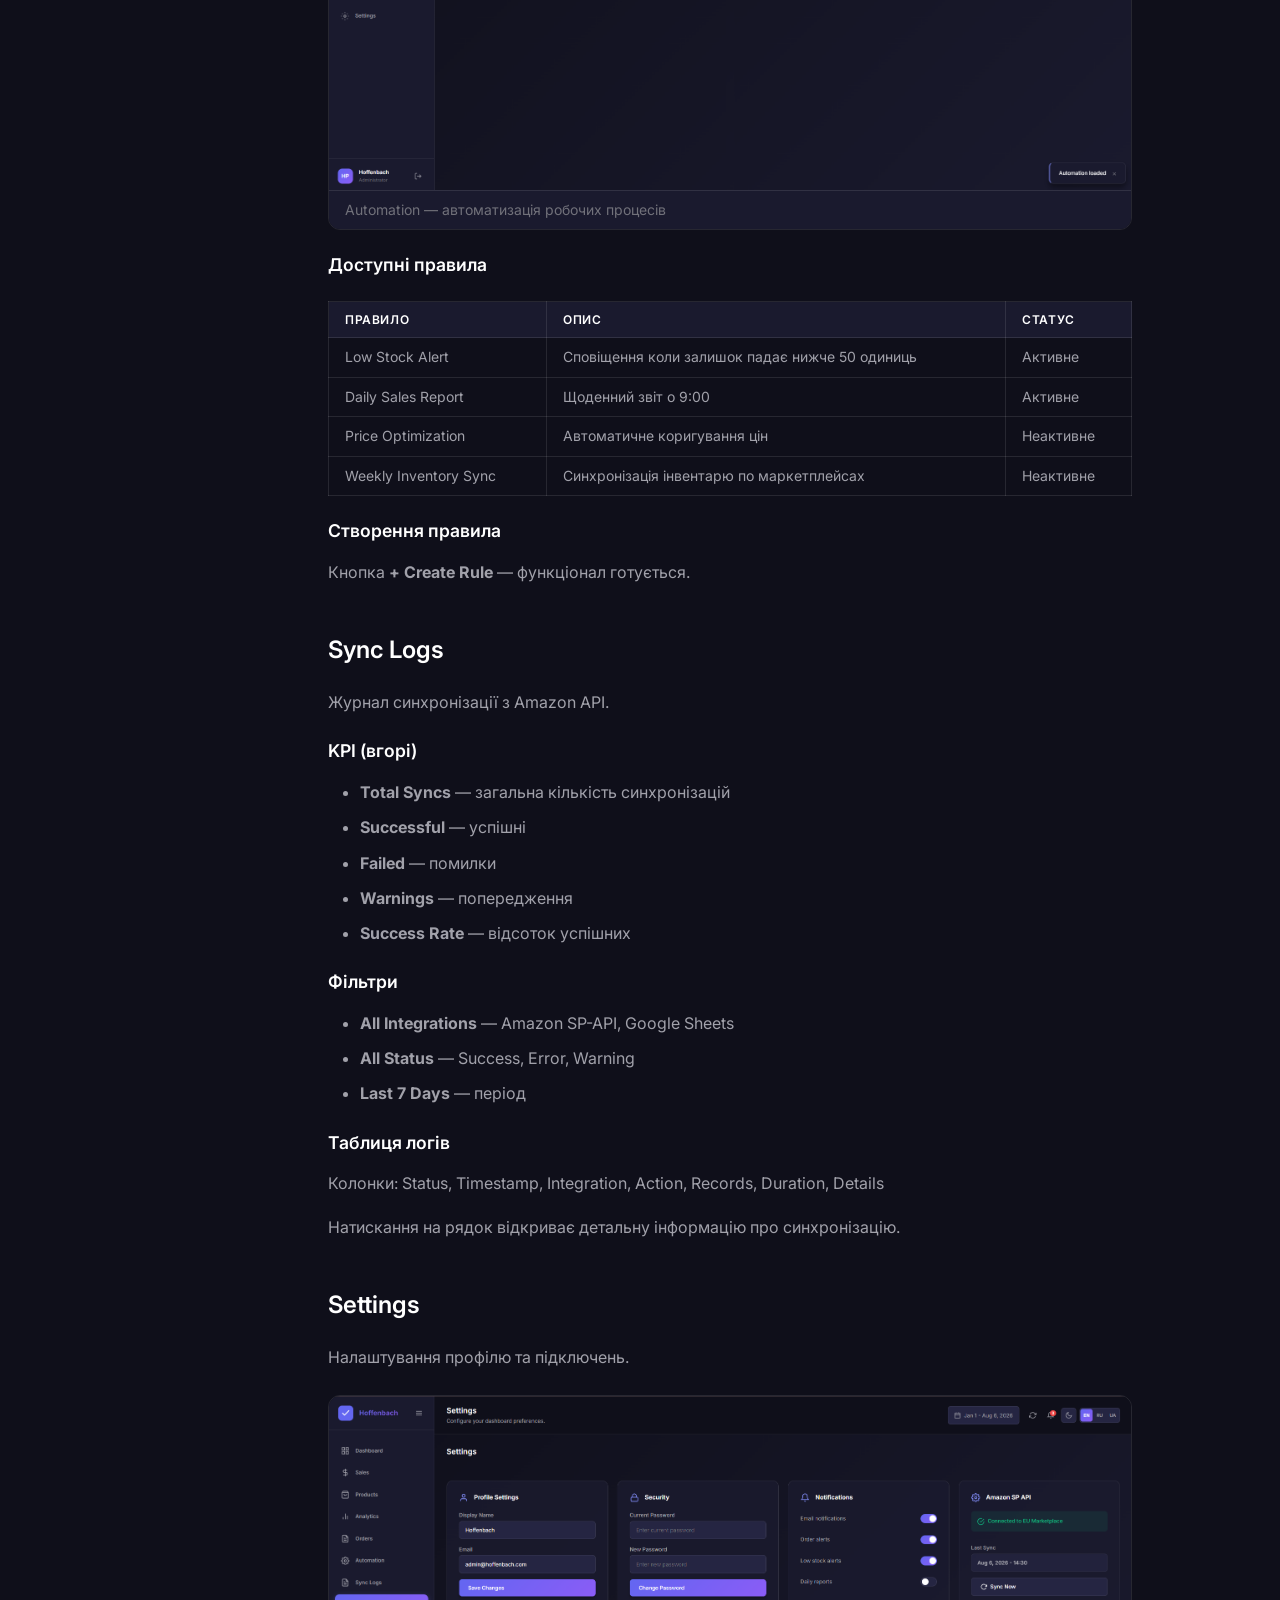
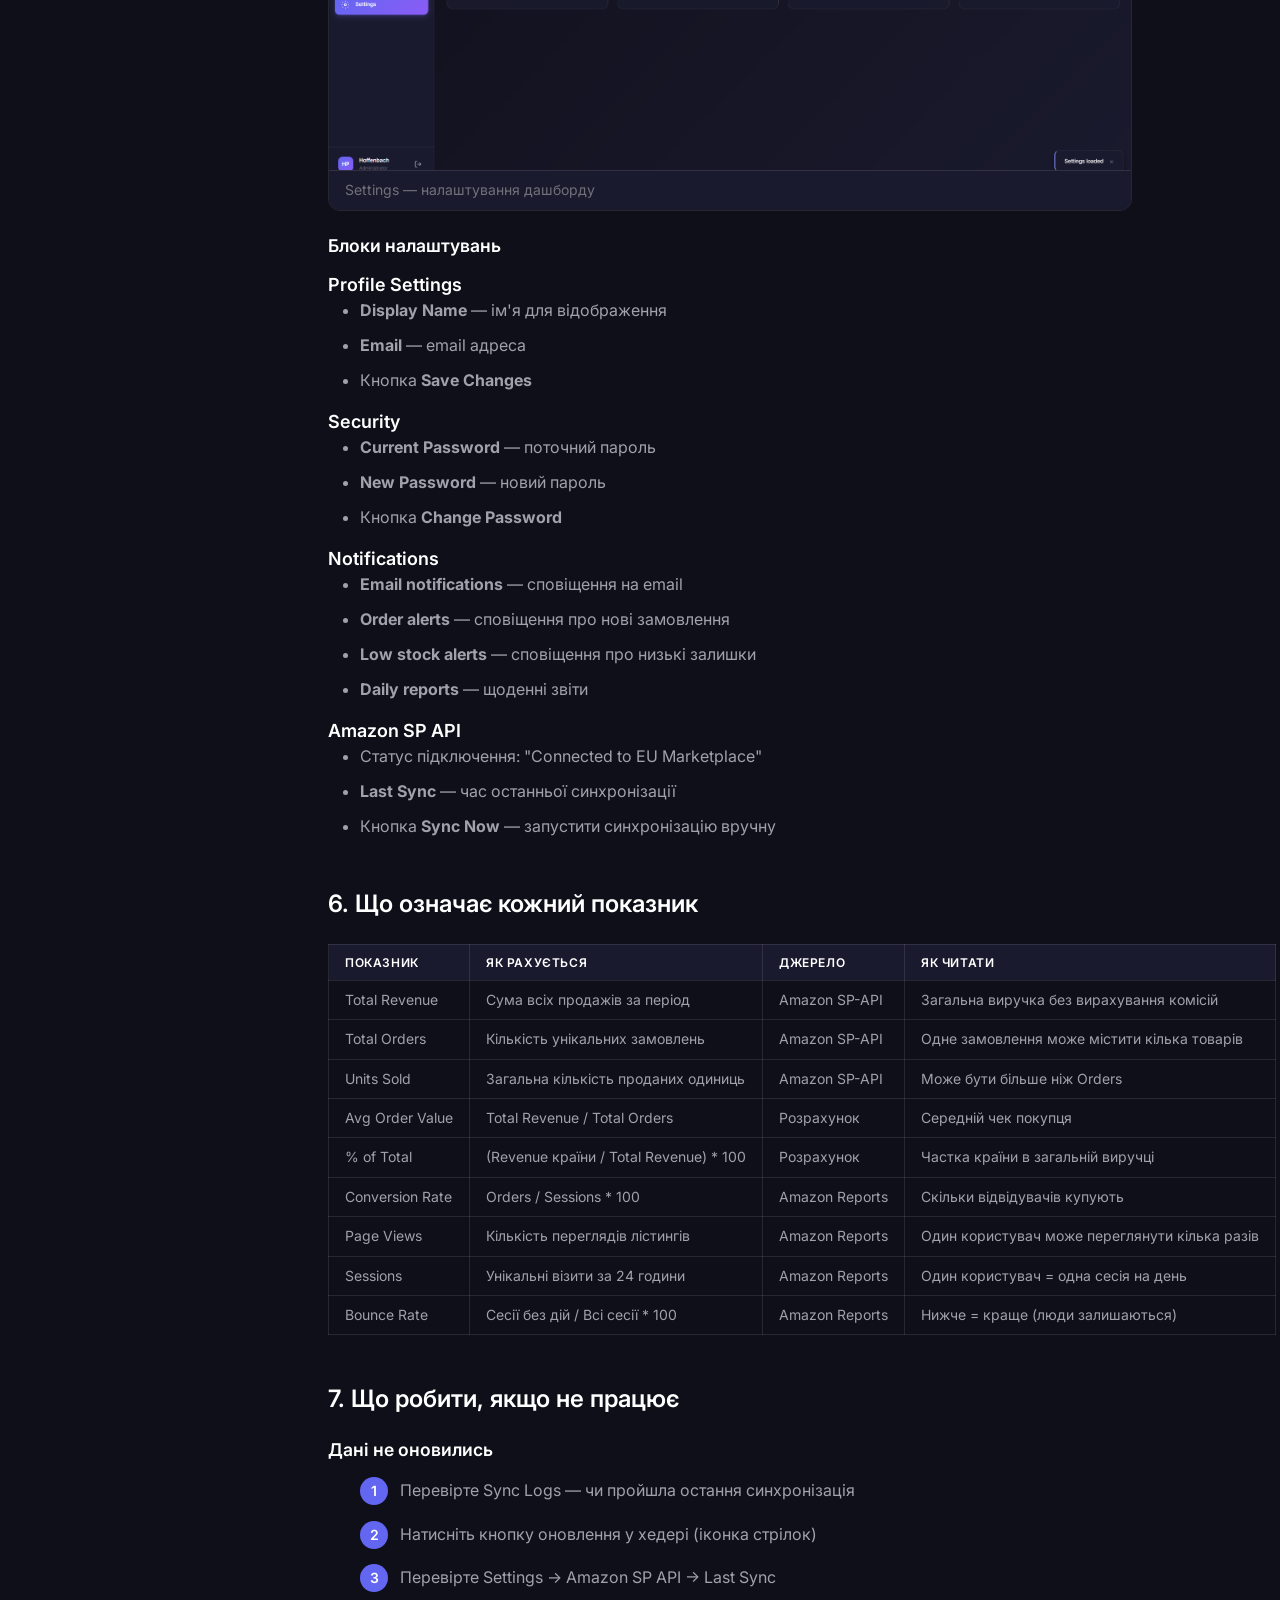
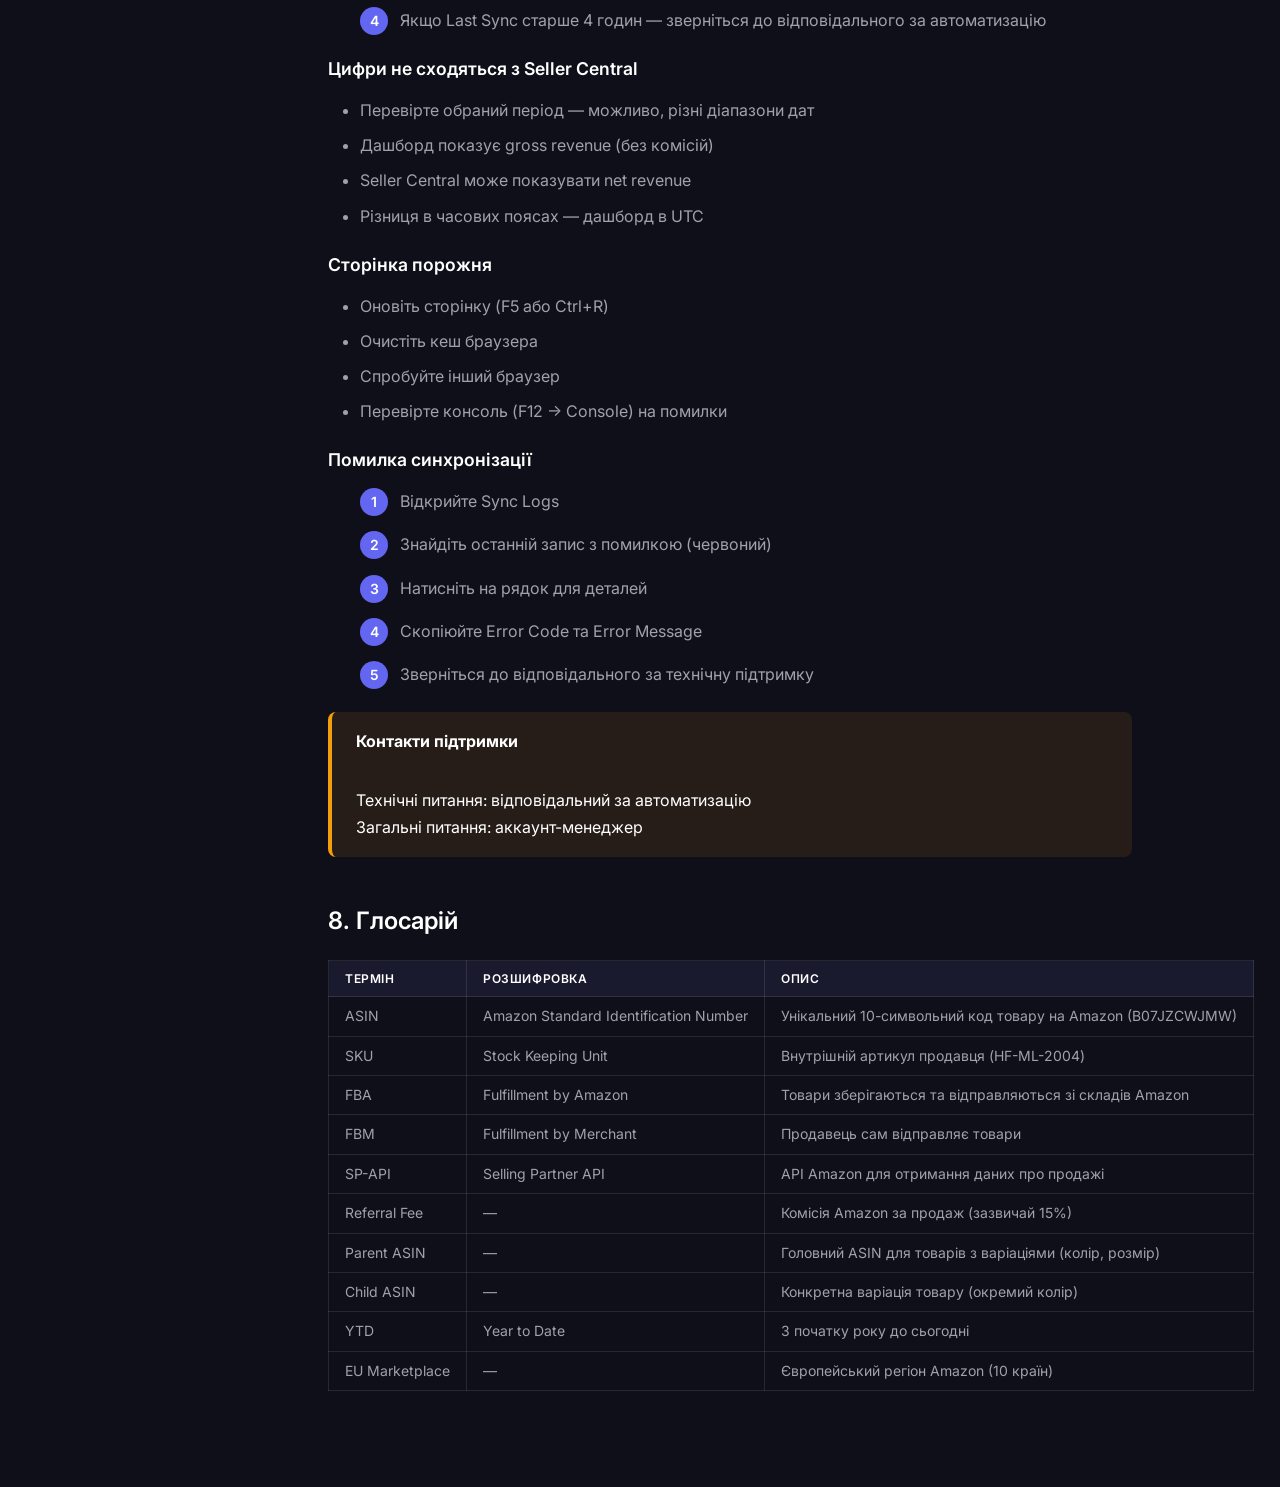
<file: wiki.html>
<!DOCTYPE html>
<html lang="uk" data-theme="dark">
<head>
    <meta charset="UTF-8">
    <meta name="viewport" content="width=device-width, initial-scale=1.0">
    <title>Wiki - Hoffenbach Analytics</title>
    <link rel="stylesheet" href="css/styles.css">
    <link rel="stylesheet" href="css/dashboard.css">
    <link href="https://fonts.googleapis.com/css2?family=Inter:wght@300;400;500;600;700&display=swap" rel="stylesheet">
    <link rel="icon" type="image/svg+xml" href="assets/favicon.svg">
    <style>
        /* Wiki Page Styles */
        .wiki-container {
            display: flex;
            min-height: 100vh;
            background: var(--bg-primary);
        }

        .wiki-sidebar {
            width: 280px;
            background: var(--bg-secondary);
            border-right: 1px solid var(--border-color);
            position: fixed;
            top: 0;
            left: 0;
            height: 100vh;
            overflow-y: auto;
            padding: var(--spacing-lg);
            z-index: 100;
        }

        .wiki-sidebar-header {
            display: flex;
            align-items: center;
            gap: var(--spacing-md);
            margin-bottom: var(--spacing-xl);
            padding-bottom: var(--spacing-lg);
            border-bottom: 1px solid var(--border-color);
        }

        .wiki-sidebar-header .logo {
            width: 40px;
            height: 40px;
        }

        .wiki-sidebar-header h2 {
            font-size: var(--font-lg);
            color: var(--text-primary);
            margin: 0;
        }

        .wiki-search {
            position: relative;
            margin-bottom: var(--spacing-lg);
        }

        .wiki-search input {
            width: 100%;
            padding: 10px 12px 10px 36px;
            background: var(--bg-tertiary);
            border: 1px solid var(--border-color);
            border-radius: var(--radius-md);
            color: var(--text-primary);
            font-size: var(--font-sm);
        }

        .wiki-search input::placeholder {
            color: var(--text-tertiary);
        }

        .wiki-search input:focus {
            outline: none;
            border-color: var(--primary-500);
        }

        .wiki-search svg {
            position: absolute;
            left: 10px;
            top: 50%;
            transform: translateY(-50%);
            width: 16px;
            height: 16px;
            color: var(--text-tertiary);
        }

        .wiki-nav {
            list-style: none;
            padding: 0;
            margin: 0;
        }

        .wiki-nav li {
            margin-bottom: var(--spacing-xs);
        }

        .wiki-nav a {
            display: block;
            padding: 8px 12px;
            color: var(--text-secondary);
            text-decoration: none;
            border-radius: var(--radius-md);
            font-size: var(--font-sm);
            transition: all var(--transition-fast);
        }

        .wiki-nav a:hover {
            background: var(--bg-hover);
            color: var(--text-primary);
        }

        .wiki-nav a.active {
            background: var(--primary-500);
            color: white;
        }

        .wiki-nav-section {
            font-size: var(--font-xs);
            color: var(--text-tertiary);
            text-transform: uppercase;
            letter-spacing: 0.05em;
            padding: var(--spacing-md) var(--spacing-sm);
            margin-top: var(--spacing-md);
        }

        .wiki-back {
            display: flex;
            align-items: center;
            gap: var(--spacing-sm);
            color: var(--text-secondary);
            text-decoration: none;
            font-size: var(--font-sm);
            margin-bottom: var(--spacing-lg);
            padding: var(--spacing-sm);
            border-radius: var(--radius-md);
            transition: all var(--transition-fast);
        }

        .wiki-back:hover {
            background: var(--bg-hover);
            color: var(--text-primary);
        }

        .wiki-back svg {
            width: 16px;
            height: 16px;
        }

        .wiki-content {
            flex: 1;
            margin-left: 280px;
            padding: var(--spacing-2xl);
            max-width: 900px;
        }

        .wiki-header {
            margin-bottom: var(--spacing-2xl);
            padding-bottom: var(--spacing-lg);
            border-bottom: 1px solid var(--border-color);
        }

        .wiki-header h1 {
            font-size: 2rem;
            color: var(--text-primary);
            margin: 0 0 var(--spacing-sm) 0;
        }

        .wiki-meta {
            font-size: var(--font-sm);
            color: var(--text-tertiary);
        }

        .wiki-section {
            margin-bottom: var(--spacing-2xl);
        }

        .wiki-section h2 {
            font-size: 1.5rem;
            color: var(--text-primary);
            margin: 0 0 var(--spacing-lg) 0;
            padding-top: var(--spacing-lg);
            border-top: 1px solid var(--border-color);
        }

        .wiki-section h2:first-child {
            border-top: none;
            padding-top: 0;
        }

        .wiki-section h3 {
            font-size: 1.1rem;
            color: var(--text-primary);
            margin: var(--spacing-lg) 0 var(--spacing-md) 0;
        }

        .wiki-section p {
            color: var(--text-secondary);
            line-height: 1.7;
            margin-bottom: var(--spacing-md);
        }

        .wiki-section ul, .wiki-section ol {
            color: var(--text-secondary);
            line-height: 1.7;
            margin-bottom: var(--spacing-md);
            padding-left: var(--spacing-xl);
        }

        .wiki-section li {
            margin-bottom: var(--spacing-sm);
        }

        .wiki-screenshot {
            margin: var(--spacing-lg) 0;
            border-radius: var(--radius-lg);
            overflow: hidden;
            border: 1px solid var(--border-color);
        }

        .wiki-screenshot img {
            width: 100%;
            display: block;
        }

        .wiki-screenshot-caption {
            padding: var(--spacing-sm) var(--spacing-md);
            background: var(--bg-secondary);
            font-size: var(--font-sm);
            color: var(--text-tertiary);
            border-top: 1px solid var(--border-color);
        }

        .wiki-table {
            width: 100%;
            border-collapse: collapse;
            margin: var(--spacing-lg) 0;
            font-size: var(--font-sm);
        }

        .wiki-table th,
        .wiki-table td {
            padding: var(--spacing-sm) var(--spacing-md);
            text-align: left;
            border: 1px solid var(--border-color);
        }

        .wiki-table th {
            background: var(--bg-secondary);
            color: var(--text-primary);
            font-weight: 600;
        }

        .wiki-table td {
            color: var(--text-secondary);
        }

        .wiki-table tr:hover td {
            background: var(--bg-hover);
        }

        .wiki-callout {
            padding: var(--spacing-md) var(--spacing-lg);
            border-radius: var(--radius-md);
            margin: var(--spacing-lg) 0;
        }

        .wiki-callout.info {
            background: rgba(99, 102, 241, 0.1);
            border-left: 4px solid var(--primary-500);
        }

        .wiki-callout.warning {
            background: rgba(245, 158, 11, 0.1);
            border-left: 4px solid #f59e0b;
        }

        .wiki-callout.tip {
            background: rgba(16, 185, 129, 0.1);
            border-left: 4px solid #10b981;
        }

        .wiki-callout p {
            margin: 0;
            color: var(--text-primary);
        }

        .wiki-callout strong {
            display: block;
            margin-bottom: var(--spacing-xs);
        }

        .wiki-code {
            font-family: 'JetBrains Mono', monospace;
            background: var(--bg-tertiary);
            padding: 2px 6px;
            border-radius: var(--radius-sm);
            font-size: 0.9em;
            color: var(--primary-400);
        }

        .wiki-roles {
            display: grid;
            grid-template-columns: repeat(auto-fit, minmax(200px, 1fr));
            gap: var(--spacing-md);
            margin: var(--spacing-lg) 0;
        }

        .wiki-role-card {
            background: var(--bg-secondary);
            border: 1px solid var(--border-color);
            border-radius: var(--radius-lg);
            padding: var(--spacing-lg);
        }

        .wiki-role-card h4 {
            color: var(--text-primary);
            margin: 0 0 var(--spacing-sm) 0;
            font-size: var(--font-md);
        }

        .wiki-role-card p {
            margin: 0;
            font-size: var(--font-sm);
        }

        .wiki-steps {
            counter-reset: step;
            list-style: none;
            padding: 0;
        }

        .wiki-steps li {
            position: relative;
            padding-left: 40px;
            margin-bottom: var(--spacing-md);
        }

        .wiki-steps li::before {
            counter-increment: step;
            content: counter(step);
            position: absolute;
            left: 0;
            top: 0;
            width: 28px;
            height: 28px;
            background: var(--primary-500);
            color: white;
            border-radius: 50%;
            display: flex;
            align-items: center;
            justify-content: center;
            font-size: var(--font-sm);
            font-weight: 600;
        }

        @media (max-width: 768px) {
            .wiki-sidebar {
                transform: translateX(-100%);
                transition: transform 0.3s ease;
            }

            .wiki-sidebar.open {
                transform: translateX(0);
            }

            .wiki-content {
                margin-left: 0;
                padding: var(--spacing-lg);
            }
        }
    </style>
</head>
<body>
    <div class="wiki-container">
        <!-- Sidebar -->
        <aside class="wiki-sidebar">
            <a href="dashboard.html" class="wiki-back">
                <svg viewBox="0 0 24 24" fill="none" stroke="currentColor" stroke-width="2">
                    <line x1="19" y1="12" x2="5" y2="12"></line>
                    <polyline points="12 19 5 12 12 5"></polyline>
                </svg>
                Back to Dashboard
            </a>

            <div class="wiki-sidebar-header">
                <svg class="logo" viewBox="0 0 48 48" fill="none">
                    <rect width="48" height="48" rx="12" fill="url(#g1)"/>
                    <path d="M14 24L20 30L34 16" stroke="white" stroke-width="3" stroke-linecap="round" stroke-linejoin="round"/>
                    <defs><linearGradient id="g1" x1="0" y1="0" x2="48" y2="48"><stop stop-color="#6366f1"/><stop offset="1" stop-color="#8b5cf6"/></linearGradient></defs>
                </svg>
                <h2>Wiki</h2>
            </div>

            <div class="wiki-search">
                <svg viewBox="0 0 24 24" fill="none" stroke="currentColor" stroke-width="2">
                    <circle cx="11" cy="11" r="8"></circle>
                    <line x1="21" y1="21" x2="16.65" y2="16.65"></line>
                </svg>
                <input type="text" placeholder="Search..." id="wikiSearch">
            </div>

            <nav>
                <ul class="wiki-nav">
                    <li><a href="#about" class="active">Що це таке</a></li>
                    <li><a href="#purpose">Навіщо потрібен</a></li>
                    <li><a href="#roles">Кому і коли</a></li>
                    <li><a href="#architecture">Як влаштований</a></li>

                    <div class="wiki-nav-section">Вкладки</div>
                    <li><a href="#page-dashboard">Dashboard</a></li>
                    <li><a href="#page-sales">Sales</a></li>
                    <li><a href="#page-products">Products</a></li>
                    <li><a href="#page-analytics">Analytics</a></li>
                    <li><a href="#page-orders">Orders</a></li>
                    <li><a href="#page-automation">Automation</a></li>
                    <li><a href="#page-sync-logs">Sync Logs</a></li>
                    <li><a href="#page-settings">Settings</a></li>

                    <div class="wiki-nav-section">Довідка</div>
                    <li><a href="#metrics">Показники</a></li>
                    <li><a href="#troubleshooting">Проблеми</a></li>
                    <li><a href="#glossary">Глосарій</a></li>
                </ul>
            </nav>
        </aside>

        <!-- Content -->
        <main class="wiki-content">
            <header class="wiki-header">
                <h1>Wiki - Hoffenbach Analytics</h1>
                <div class="wiki-meta">Останнє оновлення: 11 серпня 2026</div>
            </header>

            <!-- 1. Що це таке -->
            <section class="wiki-section" id="about">
                <h2>1. Що це таке</h2>
                <p>Hoffenbach Analytics — це дашборд для аналізу продажів на Amazon EU. Показує ключові метрики по всіх маркетплейсах в одному місці.</p>

                <h3>Бренди</h3>
                <ul>
                    <li><strong>Hoffenbach</strong> — основний бренд, магнітні замки та захисні аксесуари</li>
                    <li><strong>WunderHippo</strong> — другий бренд</li>
                    <li>Два нових бренди — готуються до запуску</li>
                </ul>

                <h3>Країни</h3>
                <p>Amazon EU — 10 маркетплейсів: DE, UK, ES, IT, FR, NL, SE, BE, IE, PL.</p>
                <p>Пріоритетні ринки: Німеччина (найбільший оборот), UK, Іспанія.</p>

                <div class="wiki-screenshot">
                    <img src="screenshots/dashboard.png" alt="Dashboard">
                    <div class="wiki-screenshot-caption">Головна сторінка Dashboard з ключовими метриками</div>
                </div>
            </section>

            <!-- 2. Навіщо потрібен -->
            <section class="wiki-section" id="purpose">
                <h2>2. Навіщо потрібен</h2>

                <h3>Що дашборд закриває</h3>
                <ul>
                    <li>Скільки продали сьогодні/цього тижня/місяця</li>
                    <li>Яка виручка по кожній країні</li>
                    <li>Які товари продаються найкраще</li>
                    <li>Скільки залишилось на складі</li>
                    <li>Статус замовлень</li>
                    <li>Активність по годинах</li>
                </ul>

                <h3>Чого дашборд НЕ робить</h3>
                <ul>
                    <li>Не рахує маржу та собівартість (COGS)</li>
                    <li>Не показує рекламні метрики (ACOS, PPC)</li>
                    <li>Не керує інвентарем (тільки показує залишки)</li>
                    <li>Не інтегрується з бухгалтерією</li>
                    <li>Не замінює Seller Central</li>
                </ul>

                <div class="wiki-callout info">
                    <p><strong>Важливо</strong><br>Дашборд — це візуалізація даних з Amazon. Для повного аналізу прибутковості використовуйте спеціалізовані інструменти або ручний розрахунок.</p>
                </div>
            </section>

            <!-- 3. Кому і коли -->
            <section class="wiki-section" id="roles">
                <h2>3. Кому і коли пригодиться</h2>

                <div class="wiki-roles">
                    <div class="wiki-role-card">
                        <h4>Аккаунт-менеджери</h4>
                        <p>Dashboard, Sales, Products — щодня вранці перевіряти вчорашні продажі та залишки</p>
                    </div>
                    <div class="wiki-role-card">
                        <h4>Логістика</h4>
                        <p>Products — двічі на тиждень перевіряти Low Stock, планувати поповнення</p>
                    </div>
                    <div class="wiki-role-card">
                        <h4>Бухгалтерія</h4>
                        <p>Sales, Orders — раз на місяць для звірки виручки по країнах</p>
                    </div>
                    <div class="wiki-role-card">
                        <h4>PPC-менеджер</h4>
                        <p>Analytics — для аналізу трафіку та конверсій, порівняння з рекламними кампаніями</p>
                    </div>
                </div>

                <table class="wiki-table">
                    <thead>
                        <tr>
                            <th>Роль</th>
                            <th>Вкладки</th>
                            <th>Частота</th>
                        </tr>
                    </thead>
                    <tbody>
                        <tr>
                            <td>Аккаунт-менеджери</td>
                            <td>Dashboard, Sales, Products</td>
                            <td>Щодня</td>
                        </tr>
                        <tr>
                            <td>Логістика</td>
                            <td>Products</td>
                            <td>2 рази/тиждень</td>
                        </tr>
                        <tr>
                            <td>Бухгалтерія</td>
                            <td>Sales, Orders</td>
                            <td>1 раз/місяць</td>
                        </tr>
                        <tr>
                            <td>PPC-менеджер</td>
                            <td>Analytics</td>
                            <td>За потреби</td>
                        </tr>
                    </tbody>
                </table>
            </section>

            <!-- 4. Як влаштований -->
            <section class="wiki-section" id="architecture">
                <h2>4. Як влаштований</h2>

                <h3>Звідки дані</h3>
                <ul>
                    <li><strong>Amazon SP-API</strong> — основне джерело: замовлення, продажі, інвентар</li>
                    <li><strong>Amazon Reports</strong> — звіти для детального аналізу</li>
                </ul>

                <h3>Шлях даних</h3>
                <ol class="wiki-steps">
                    <li>Amazon SP-API віддає дані через EU endpoint</li>
                    <li>Дані зберігаються локально</li>
                    <li>Dashboard відображає актуальні метрики</li>
                    <li>Sync Logs фіксує кожну синхронізацію</li>
                </ol>

                <div class="wiki-callout warning">
                    <p><strong>Зараз</strong><br>SP-API не активовано. Дашборд працює з тестовими даними. Після підключення API дані оновлюватимуться автоматично.</p>
                </div>

                <h3>Технічний стек</h3>
                <ul>
                    <li>Frontend: HTML, CSS, JavaScript (vanilla)</li>
                    <li>Графіки: Chart.js</li>
                    <li>Хостинг: GitHub Pages</li>
                    <li>API: Amazon SP-API (EU endpoint), планується</li>
                </ul>
            </section>

            <!-- 5. Як користуватися — Dashboard -->
            <section class="wiki-section" id="page-dashboard">
                <h2>5. Dashboard</h2>
                <p>Головна сторінка з оглядом ключових метрик.</p>

                <div class="wiki-screenshot">
                    <img src="screenshots/dashboard.png" alt="Dashboard page">
                    <div class="wiki-screenshot-caption">Dashboard — загальний огляд продажів</div>
                </div>

                <h3>Елементи</h3>

                <h4>KPI-картки (вгорі)</h4>
                <table class="wiki-table">
                    <thead>
                        <tr><th>Картка</th><th>Що показує</th></tr>
                    </thead>
                    <tbody>
                        <tr><td>Total Revenue</td><td>Загальна виручка за період</td></tr>
                        <tr><td>Total Orders</td><td>Кількість замовлень</td></tr>
                        <tr><td>Units Sold</td><td>Продано одиниць товару</td></tr>
                        <tr><td>Avg Order Value</td><td>Середній чек</td></tr>
                    </tbody>
                </table>

                <h4>Графіки</h4>
                <ul>
                    <li><strong>Sales Trend</strong> — динаміка виручки по днях. Перемикачі: 7D, 30D, 90D, YTD</li>
                    <li><strong>Sales by Country</strong> — розподіл виручки по країнах (кругова діаграма)</li>
                    <li><strong>Top Products</strong> — найпопулярніші товари по виручці</li>
                    <li><strong>Orders by Hour</strong> — розподіл замовлень по годинах доби</li>
                </ul>

                <h3>Як вибрати період</h3>
                <ol class="wiki-steps">
                    <li>Натисніть кнопку з датами у хедері (наприклад, "Jan 1 - Aug 6, 2026")</li>
                    <li>Виберіть пресет: Last 7 days, Last 30 days, Last 90 days, Year to Date, All Time</li>
                    <li>Або задайте власний діапазон у полях Custom Range і натисніть Apply</li>
                </ol>
            </section>

            <!-- Sales -->
            <section class="wiki-section" id="page-sales">
                <h2>Sales</h2>
                <p>Детальна статистика продажів по країнах.</p>

                <div class="wiki-screenshot">
                    <img src="screenshots/sales.png" alt="Sales page">
                    <div class="wiki-screenshot-caption">Sales — продажі по маркетплейсах</div>
                </div>

                <h3>KPI-картки</h3>
                <table class="wiki-table">
                    <thead>
                        <tr><th>Картка</th><th>Що показує</th></tr>
                    </thead>
                    <tbody>
                        <tr><td>Today's Sales</td><td>Виручка за сьогодні</td></tr>
                        <tr><td>This Week</td><td>Виручка за поточний тиждень</td></tr>
                        <tr><td>This Month</td><td>Виручка за поточний місяць</td></tr>
                        <tr><td>Conversion Rate</td><td>Конверсія (перегляд → покупка)</td></tr>
                    </tbody>
                </table>

                <h3>Таблиця Sales by Country</h3>
                <p>Колонки:</p>
                <ul>
                    <li><strong>COUNTRY</strong> — прапор та назва країни</li>
                    <li><strong>ORDERS</strong> — кількість замовлень</li>
                    <li><strong>UNITS</strong> — продано одиниць</li>
                    <li><strong>REVENUE</strong> — виручка в євро</li>
                    <li><strong>% OF TOTAL</strong> — частка в загальній виручці (прогрес-бар)</li>
                </ul>

                <h3>Експорт</h3>
                <p>Кнопка <strong>Export</strong> — завантажує звіт (функціонал готується).</p>
            </section>

            <!-- Products -->
            <section class="wiki-section" id="page-products">
                <h2>Products</h2>
                <p>Каталог товарів з пошуком та залишками.</p>

                <div class="wiki-screenshot">
                    <img src="screenshots/products.png" alt="Products page">
                    <div class="wiki-screenshot-caption">Products — каталог товарів</div>
                </div>

                <h3>Пошук</h3>
                <p>Поле <strong>"Search by name, SKU, or ASIN..."</strong> — фільтрує картки в реальному часі.</p>
                <p>Можна шукати за:</p>
                <ul>
                    <li>Назвою товару (Magnetic Locks 20+4)</li>
                    <li>SKU (HF-ML-2004)</li>
                    <li>ASIN (B07JZCWJMW)</li>
                </ul>

                <h3>Картка товару</h3>
                <ul>
                    <li><strong>Плейсхолдер</strong> — абревіатура (ML, SP, CP...)</li>
                    <li><strong>Назва</strong> — Magnetic Locks 20+4</li>
                    <li><strong>ASIN</strong> — унікальний ідентифікатор Amazon</li>
                    <li><strong>SKU</strong> — внутрішній артикул</li>
                    <li><strong>Ціна</strong> — поточна ціна продажу</li>
                    <li><strong>Продано</strong> — кількість за період (342 sold)</li>
                    <li><strong>Залишок</strong> — In Stock: 245 або Low Stock: 42</li>
                </ul>

                <div class="wiki-callout tip">
                    <p><strong>Low Stock</strong><br>Червоний індикатор означає, що залишок менше 50 одиниць. Потрібно планувати поповнення.</p>
                </div>
            </section>

            <!-- Analytics -->
            <section class="wiki-section" id="page-analytics">
                <h2>Analytics</h2>
                <p>Аналітика трафіку та поведінки покупців.</p>

                <div class="wiki-screenshot">
                    <img src="screenshots/analytics.png" alt="Analytics page">
                    <div class="wiki-screenshot-caption">Analytics — трафік та конверсії</div>
                </div>

                <h3>KPI-картки</h3>
                <table class="wiki-table">
                    <thead>
                        <tr><th>Картка</th><th>Що показує</th></tr>
                    </thead>
                    <tbody>
                        <tr><td>Page Views</td><td>Кількість переглядів лістингів</td></tr>
                        <tr><td>Sessions</td><td>Кількість сесій (унікальні відвідувачі)</td></tr>
                        <tr><td>Avg. Session</td><td>Середня тривалість сесії</td></tr>
                        <tr><td>Bounce Rate</td><td>Відсоток відмов</td></tr>
                    </tbody>
                </table>

                <h3>Графіки</h3>
                <ul>
                    <li><strong>Traffic Sources</strong> — джерела трафіку: Amazon, Direct, Social (по днях тижня)</li>
                    <li><strong>Device Types</strong> — розподіл по пристроях: Desktop, Mobile, Tablet</li>
                </ul>
            </section>

            <!-- Orders -->
            <section class="wiki-section" id="page-orders">
                <h2>Orders</h2>
                <p>Список усіх замовлень з фільтрацією.</p>

                <div class="wiki-screenshot">
                    <img src="screenshots/orders.png" alt="Orders page">
                    <div class="wiki-screenshot-caption">Orders — управління замовленнями</div>
                </div>

                <h3>Фільтр статусу</h3>
                <p>Dropdown <strong>"All Status"</strong> — фільтрує замовлення:</p>
                <ul>
                    <li>All — всі замовлення</li>
                    <li>Shipped — відправлені</li>
                    <li>Pending — очікують обробки</li>
                    <li>Delivered — доставлені</li>
                </ul>

                <h3>Колонки таблиці</h3>
                <table class="wiki-table">
                    <thead>
                        <tr><th>Колонка</th><th>Опис</th></tr>
                    </thead>
                    <tbody>
                        <tr><td>ORDER ID</td><td>Номер замовлення Amazon</td></tr>
                        <tr><td>CUSTOMER</td><td>Ім'я покупця</td></tr>
                        <tr><td>PRODUCT</td><td>Назва товару</td></tr>
                        <tr><td>COUNTRY</td><td>Країна (прапор + код)</td></tr>
                        <tr><td>DATE</td><td>Дата замовлення</td></tr>
                        <tr><td>AMOUNT</td><td>Сума замовлення</td></tr>
                        <tr><td>STATUS</td><td>Статус (бейдж)</td></tr>
                        <tr><td>ACTIONS</td><td>Кнопка перегляду</td></tr>
                    </tbody>
                </table>

                <h3>Пагінація</h3>
                <p>Внизу сторінки: "Showing 1-6 of 1,177 orders" — перемикання між сторінками.</p>
            </section>

            <!-- Automation -->
            <section class="wiki-section" id="page-automation">
                <h2>Automation</h2>
                <p>Налаштування автоматичних правил.</p>

                <div class="wiki-screenshot">
                    <img src="screenshots/automation.png" alt="Automation page">
                    <div class="wiki-screenshot-caption">Automation — автоматизація робочих процесів</div>
                </div>

                <h3>Доступні правила</h3>
                <table class="wiki-table">
                    <thead>
                        <tr><th>Правило</th><th>Опис</th><th>Статус</th></tr>
                    </thead>
                    <tbody>
                        <tr>
                            <td>Low Stock Alert</td>
                            <td>Сповіщення коли залишок падає нижче 50 одиниць</td>
                            <td>Активне</td>
                        </tr>
                        <tr>
                            <td>Daily Sales Report</td>
                            <td>Щоденний звіт о 9:00</td>
                            <td>Активне</td>
                        </tr>
                        <tr>
                            <td>Price Optimization</td>
                            <td>Автоматичне коригування цін</td>
                            <td>Неактивне</td>
                        </tr>
                        <tr>
                            <td>Weekly Inventory Sync</td>
                            <td>Синхронізація інвентарю по маркетплейсах</td>
                            <td>Неактивне</td>
                        </tr>
                    </tbody>
                </table>

                <h3>Створення правила</h3>
                <p>Кнопка <strong>+ Create Rule</strong> — функціонал готується.</p>
            </section>

            <!-- Sync Logs -->
            <section class="wiki-section" id="page-sync-logs">
                <h2>Sync Logs</h2>
                <p>Журнал синхронізації з Amazon API.</p>

                <h3>KPI (вгорі)</h3>
                <ul>
                    <li><strong>Total Syncs</strong> — загальна кількість синхронізацій</li>
                    <li><strong>Successful</strong> — успішні</li>
                    <li><strong>Failed</strong> — помилки</li>
                    <li><strong>Warnings</strong> — попередження</li>
                    <li><strong>Success Rate</strong> — відсоток успішних</li>
                </ul>

                <h3>Фільтри</h3>
                <ul>
                    <li><strong>All Integrations</strong> — Amazon SP-API, Google Sheets</li>
                    <li><strong>All Status</strong> — Success, Error, Warning</li>
                    <li><strong>Last 7 Days</strong> — період</li>
                </ul>

                <h3>Таблиця логів</h3>
                <p>Колонки: Status, Timestamp, Integration, Action, Records, Duration, Details</p>
                <p>Натискання на рядок відкриває детальну інформацію про синхронізацію.</p>
            </section>

            <!-- Settings -->
            <section class="wiki-section" id="page-settings">
                <h2>Settings</h2>
                <p>Налаштування профілю та підключень.</p>

                <div class="wiki-screenshot">
                    <img src="screenshots/settings.png" alt="Settings page">
                    <div class="wiki-screenshot-caption">Settings — налаштування дашборду</div>
                </div>

                <h3>Блоки налаштувань</h3>

                <h4>Profile Settings</h4>
                <ul>
                    <li><strong>Display Name</strong> — ім'я для відображення</li>
                    <li><strong>Email</strong> — email адреса</li>
                    <li>Кнопка <strong>Save Changes</strong></li>
                </ul>

                <h4>Security</h4>
                <ul>
                    <li><strong>Current Password</strong> — поточний пароль</li>
                    <li><strong>New Password</strong> — новий пароль</li>
                    <li>Кнопка <strong>Change Password</strong></li>
                </ul>

                <h4>Notifications</h4>
                <ul>
                    <li><strong>Email notifications</strong> — сповіщення на email</li>
                    <li><strong>Order alerts</strong> — сповіщення про нові замовлення</li>
                    <li><strong>Low stock alerts</strong> — сповіщення про низькі залишки</li>
                    <li><strong>Daily reports</strong> — щоденні звіти</li>
                </ul>

                <h4>Amazon SP API</h4>
                <ul>
                    <li>Статус підключення: "Connected to EU Marketplace"</li>
                    <li><strong>Last Sync</strong> — час останньої синхронізації</li>
                    <li>Кнопка <strong>Sync Now</strong> — запустити синхронізацію вручну</li>
                </ul>
            </section>

            <!-- 6. Показники -->
            <section class="wiki-section" id="metrics">
                <h2>6. Що означає кожний показник</h2>

                <table class="wiki-table">
                    <thead>
                        <tr>
                            <th>Показник</th>
                            <th>Як рахується</th>
                            <th>Джерело</th>
                            <th>Як читати</th>
                        </tr>
                    </thead>
                    <tbody>
                        <tr>
                            <td>Total Revenue</td>
                            <td>Сума всіх продажів за період</td>
                            <td>Amazon SP-API</td>
                            <td>Загальна виручка без вирахування комісій</td>
                        </tr>
                        <tr>
                            <td>Total Orders</td>
                            <td>Кількість унікальних замовлень</td>
                            <td>Amazon SP-API</td>
                            <td>Одне замовлення може містити кілька товарів</td>
                        </tr>
                        <tr>
                            <td>Units Sold</td>
                            <td>Загальна кількість проданих одиниць</td>
                            <td>Amazon SP-API</td>
                            <td>Може бути більше ніж Orders</td>
                        </tr>
                        <tr>
                            <td>Avg Order Value</td>
                            <td>Total Revenue / Total Orders</td>
                            <td>Розрахунок</td>
                            <td>Середній чек покупця</td>
                        </tr>
                        <tr>
                            <td>% of Total</td>
                            <td>(Revenue країни / Total Revenue) * 100</td>
                            <td>Розрахунок</td>
                            <td>Частка країни в загальній виручці</td>
                        </tr>
                        <tr>
                            <td>Conversion Rate</td>
                            <td>Orders / Sessions * 100</td>
                            <td>Amazon Reports</td>
                            <td>Скільки відвідувачів купують</td>
                        </tr>
                        <tr>
                            <td>Page Views</td>
                            <td>Кількість переглядів лістингів</td>
                            <td>Amazon Reports</td>
                            <td>Один користувач може переглянути кілька разів</td>
                        </tr>
                        <tr>
                            <td>Sessions</td>
                            <td>Унікальні візити за 24 години</td>
                            <td>Amazon Reports</td>
                            <td>Один користувач = одна сесія на день</td>
                        </tr>
                        <tr>
                            <td>Bounce Rate</td>
                            <td>Сесії без дій / Всі сесії * 100</td>
                            <td>Amazon Reports</td>
                            <td>Нижче = краще (люди залишаються)</td>
                        </tr>
                    </tbody>
                </table>
            </section>

            <!-- 7. Проблеми -->
            <section class="wiki-section" id="troubleshooting">
                <h2>7. Що робити, якщо не працює</h2>

                <h3>Дані не оновились</h3>
                <ol class="wiki-steps">
                    <li>Перевірте Sync Logs — чи пройшла остання синхронізація</li>
                    <li>Натисніть кнопку оновлення у хедері (іконка стрілок)</li>
                    <li>Перевірте Settings → Amazon SP API → Last Sync</li>
                    <li>Якщо Last Sync старше 4 годин — зверніться до відповідального за автоматизацію</li>
                </ol>

                <h3>Цифри не сходяться з Seller Central</h3>
                <ul>
                    <li>Перевірте обраний період — можливо, різні діапазони дат</li>
                    <li>Дашборд показує gross revenue (без комісій)</li>
                    <li>Seller Central може показувати net revenue</li>
                    <li>Різниця в часових поясах — дашборд в UTC</li>
                </ul>

                <h3>Сторінка порожня</h3>
                <ul>
                    <li>Оновіть сторінку (F5 або Ctrl+R)</li>
                    <li>Очистіть кеш браузера</li>
                    <li>Спробуйте інший браузер</li>
                    <li>Перевірте консоль (F12 → Console) на помилки</li>
                </ul>

                <h3>Помилка синхронізації</h3>
                <ol class="wiki-steps">
                    <li>Відкрийте Sync Logs</li>
                    <li>Знайдіть останній запис з помилкою (червоний)</li>
                    <li>Натисніть на рядок для деталей</li>
                    <li>Скопіюйте Error Code та Error Message</li>
                    <li>Зверніться до відповідального за технічну підтримку</li>
                </ol>

                <div class="wiki-callout warning">
                    <p><strong>Контакти підтримки</strong><br>
                    Технічні питання: відповідальний за автоматизацію<br>
                    Загальні питання: аккаунт-менеджер</p>
                </div>
            </section>

            <!-- 8. Глосарій -->
            <section class="wiki-section" id="glossary">
                <h2>8. Глосарій</h2>

                <table class="wiki-table">
                    <thead>
                        <tr>
                            <th>Термін</th>
                            <th>Розшифровка</th>
                            <th>Опис</th>
                        </tr>
                    </thead>
                    <tbody>
                        <tr>
                            <td>ASIN</td>
                            <td>Amazon Standard Identification Number</td>
                            <td>Унікальний 10-символьний код товару на Amazon (B07JZCWJMW)</td>
                        </tr>
                        <tr>
                            <td>SKU</td>
                            <td>Stock Keeping Unit</td>
                            <td>Внутрішній артикул продавця (HF-ML-2004)</td>
                        </tr>
                        <tr>
                            <td>FBA</td>
                            <td>Fulfillment by Amazon</td>
                            <td>Товари зберігаються та відправляються зі складів Amazon</td>
                        </tr>
                        <tr>
                            <td>FBM</td>
                            <td>Fulfillment by Merchant</td>
                            <td>Продавець сам відправляє товари</td>
                        </tr>
                        <tr>
                            <td>SP-API</td>
                            <td>Selling Partner API</td>
                            <td>API Amazon для отримання даних про продажі</td>
                        </tr>
                        <tr>
                            <td>Referral Fee</td>
                            <td>—</td>
                            <td>Комісія Amazon за продаж (зазвичай 15%)</td>
                        </tr>
                        <tr>
                            <td>Parent ASIN</td>
                            <td>—</td>
                            <td>Головний ASIN для товарів з варіаціями (колір, розмір)</td>
                        </tr>
                        <tr>
                            <td>Child ASIN</td>
                            <td>—</td>
                            <td>Конкретна варіація товару (окремий колір)</td>
                        </tr>
                        <tr>
                            <td>YTD</td>
                            <td>Year to Date</td>
                            <td>З початку року до сьогодні</td>
                        </tr>
                        <tr>
                            <td>EU Marketplace</td>
                            <td>—</td>
                            <td>Європейський регіон Amazon (10 країн)</td>
                        </tr>
                    </tbody>
                </table>
            </section>

        </main>
    </div>

    <script>
        // Wiki search
        document.getElementById('wikiSearch').addEventListener('input', function(e) {
            const query = e.target.value.toLowerCase();
            const sections = document.querySelectorAll('.wiki-section');

            sections.forEach(section => {
                const text = section.textContent.toLowerCase();
                section.style.display = text.includes(query) ? '' : 'none';
            });
        });

        // Active nav link
        const navLinks = document.querySelectorAll('.wiki-nav a');
        const sections = document.querySelectorAll('.wiki-section');

        window.addEventListener('scroll', () => {
            let current = '';
            sections.forEach(section => {
                const sectionTop = section.offsetTop;
                if (scrollY >= sectionTop - 100) {
                    current = section.getAttribute('id');
                }
            });

            navLinks.forEach(link => {
                link.classList.remove('active');
                if (link.getAttribute('href') === '#' + current) {
                    link.classList.add('active');
                }
            });
        });

        // Smooth scroll
        navLinks.forEach(link => {
            link.addEventListener('click', function(e) {
                e.preventDefault();
                const targetId = this.getAttribute('href').substring(1);
                const target = document.getElementById(targetId);
                if (target) {
                    target.scrollIntoView({ behavior: 'smooth' });
                }
            });
        });
    </script>
</body>
</html>
</file>
<file: css/styles.css>
/* =============================================
   HOFFENBACH ANALYTICS - GLOBAL STYLES
   ============================================= */

/* CSS Variables - Dark Theme (Default) */
:root,
[data-theme="dark"] {
    /* Primary Colors */
    --primary-50: #eef2ff;
    --primary-100: #e0e7ff;
    --primary-200: #c7d2fe;
    --primary-300: #a5b4fc;
    --primary-400: #818cf8;
    --primary-500: #6366f1;
    --primary-600: #4f46e5;
    --primary-700: #4338ca;
    --primary-800: #3730a3;
    --primary-900: #312e81;

    /* Accent Colors */
    --accent-green: #10b981;
    --accent-red: #ef4444;
    --accent-yellow: #f59e0b;
    --accent-blue: #3b82f6;
    --accent-purple: #8b5cf6;
    --accent-pink: #ec4899;
    --accent-cyan: #06b6d4;

    /* Background Colors */
    --bg-primary: #0f0f1a;
    --bg-secondary: #1a1a2e;
    --bg-tertiary: #252542;
    --bg-card: rgba(26, 26, 46, 0.8);
    --bg-hover: rgba(99, 102, 241, 0.1);

    /* Text Colors */
    --text-primary: #ffffff;
    --text-secondary: #a1a1aa;
    --text-tertiary: #71717a;
    --text-muted: #52525b;

    /* Border Colors */
    --border-color: rgba(255, 255, 255, 0.1);
    --border-hover: rgba(255, 255, 255, 0.2);

    /* Shadow */
    --shadow-sm: 0 1px 2px rgba(0, 0, 0, 0.3);
    --shadow-md: 0 4px 6px rgba(0, 0, 0, 0.3);
    --shadow-lg: 0 10px 15px rgba(0, 0, 0, 0.4);
    --shadow-xl: 0 20px 25px rgba(0, 0, 0, 0.5);
    --shadow-glow: 0 0 20px rgba(99, 102, 241, 0.3);

    /* Gradients */
    --gradient-primary: linear-gradient(135deg, #6366f1 0%, #8b5cf6 100%);
    --gradient-success: linear-gradient(135deg, #10b981 0%, #06b6d4 100%);
    --gradient-danger: linear-gradient(135deg, #ef4444 0%, #ec4899 100%);
    --gradient-bg: linear-gradient(135deg, #0f0f1a 0%, #1a1a2e 100%);

    /* Transitions */
    --transition-fast: 0.15s ease;
    --transition-normal: 0.3s ease;
    --transition-slow: 0.5s ease;

    /* Spacing */
    --spacing-xs: 0.25rem;
    --spacing-sm: 0.5rem;
    --spacing-md: 1rem;
    --spacing-lg: 1.5rem;
    --spacing-xl: 2rem;
    --spacing-2xl: 3rem;

    /* Border Radius */
    --radius-sm: 0.375rem;
    --radius-md: 0.5rem;
    --radius-lg: 0.75rem;
    --radius-xl: 1rem;
    --radius-2xl: 1.5rem;
    --radius-full: 9999px;

    /* Font Sizes */
    --font-xs: 0.75rem;
    --font-sm: 0.875rem;
    --font-md: 1rem;
    --font-lg: 1.125rem;
    --font-xl: 1.25rem;
    --font-2xl: 1.5rem;
    --font-3xl: 1.875rem;
    --font-4xl: 2.25rem;

    /* Sidebar */
    --sidebar-width: 280px;
    --sidebar-collapsed: 80px;
}

/* Light Theme */
[data-theme="light"] {
    --bg-primary: #f8fafc;
    --bg-secondary: #ffffff;
    --bg-tertiary: #f1f5f9;
    --bg-card: rgba(255, 255, 255, 0.9);
    --bg-hover: rgba(99, 102, 241, 0.05);

    --text-primary: #1e293b;
    --text-secondary: #64748b;
    --text-tertiary: #94a3b8;
    --text-muted: #cbd5e1;

    --border-color: rgba(0, 0, 0, 0.1);
    --border-hover: rgba(0, 0, 0, 0.2);

    --shadow-sm: 0 1px 2px rgba(0, 0, 0, 0.05);
    --shadow-md: 0 4px 6px rgba(0, 0, 0, 0.07);
    --shadow-lg: 0 10px 15px rgba(0, 0, 0, 0.1);
    --shadow-xl: 0 20px 25px rgba(0, 0, 0, 0.15);
    --shadow-glow: 0 0 20px rgba(99, 102, 241, 0.15);

    --gradient-bg: linear-gradient(135deg, #f8fafc 0%, #e2e8f0 100%);
}

/* Reset & Base */
*,
*::before,
*::after {
    margin: 0;
    padding: 0;
    box-sizing: border-box;
}

html {
    font-size: 16px;
    scroll-behavior: smooth;
}

body {
    font-family: 'Inter', -apple-system, BlinkMacSystemFont, 'Segoe UI', Roboto, sans-serif;
    background: var(--gradient-bg);
    color: var(--text-primary);
    line-height: 1.6;
    min-height: 100vh;
    overflow-x: hidden;
    -webkit-font-smoothing: antialiased;
    -moz-osx-font-smoothing: grayscale;
}

/* Typography */
h1, h2, h3, h4, h5, h6 {
    font-weight: 600;
    line-height: 1.3;
}

h1 { font-size: var(--font-3xl); }
h2 { font-size: var(--font-2xl); }
h3 { font-size: var(--font-xl); }
h4 { font-size: var(--font-lg); }

p {
    color: var(--text-secondary);
}

a {
    color: var(--primary-400);
    text-decoration: none;
    transition: color var(--transition-fast);
}

a:hover {
    color: var(--primary-300);
}

/* Buttons */
button {
    font-family: inherit;
    cursor: pointer;
    border: none;
    background: none;
    outline: none;
}

.btn {
    display: inline-flex;
    align-items: center;
    justify-content: center;
    gap: var(--spacing-sm);
    padding: var(--spacing-sm) var(--spacing-lg);
    font-size: var(--font-sm);
    font-weight: 500;
    border-radius: var(--radius-md);
    transition: all var(--transition-fast);
}

.btn-primary {
    background: var(--gradient-primary);
    color: white;
    box-shadow: var(--shadow-md);
}

.btn-primary:hover {
    transform: translateY(-2px);
    box-shadow: var(--shadow-lg), var(--shadow-glow);
}

.btn-secondary {
    background: var(--bg-tertiary);
    color: var(--text-primary);
    border: 1px solid var(--border-color);
}

.btn-secondary:hover {
    background: var(--bg-hover);
    border-color: var(--border-hover);
}

/* Form Elements */
input, select, textarea {
    font-family: inherit;
    font-size: var(--font-md);
    background: var(--bg-tertiary);
    color: var(--text-primary);
    border: 1px solid var(--border-color);
    border-radius: var(--radius-md);
    padding: var(--spacing-sm) var(--spacing-md);
    transition: all var(--transition-fast);
    width: 100%;
}

input:focus, select:focus, textarea:focus {
    outline: none;
    border-color: var(--primary-500);
    box-shadow: 0 0 0 3px rgba(99, 102, 241, 0.2);
}

input::placeholder {
    color: var(--text-tertiary);
}

/* Theme Toggle */
.theme-toggle {
    width: 40px;
    height: 40px;
    border-radius: var(--radius-md);
    background: var(--bg-tertiary);
    border: 1px solid var(--border-color);
    display: flex;
    align-items: center;
    justify-content: center;
    cursor: pointer;
    transition: all var(--transition-fast);
}

.theme-toggle:hover {
    background: var(--bg-hover);
    border-color: var(--primary-500);
}

.theme-toggle svg {
    width: 20px;
    height: 20px;
    color: var(--text-secondary);
    transition: all var(--transition-fast);
}

.theme-toggle .icon-sun {
    display: none;
}

.theme-toggle .icon-moon {
    display: block;
}

[data-theme="light"] .theme-toggle .icon-sun {
    display: block;
}

[data-theme="light"] .theme-toggle .icon-moon {
    display: none;
}

/* Language Selector */
.language-selector {
    display: flex;
    gap: 2px;
    background: var(--bg-tertiary);
    border-radius: var(--radius-md);
    padding: 2px;
    border: 1px solid var(--border-color);
}

.lang-btn {
    padding: var(--spacing-xs) var(--spacing-sm);
    font-size: var(--font-xs);
    font-weight: 600;
    color: var(--text-secondary);
    border-radius: var(--radius-sm);
    transition: all var(--transition-fast);
}

.lang-btn:hover {
    color: var(--text-primary);
}

.lang-btn.active {
    background: var(--gradient-primary);
    color: white;
}

/* Scrollbar */
::-webkit-scrollbar {
    width: 8px;
    height: 8px;
}

::-webkit-scrollbar-track {
    background: var(--bg-secondary);
}

::-webkit-scrollbar-thumb {
    background: var(--bg-tertiary);
    border-radius: var(--radius-full);
}

::-webkit-scrollbar-thumb:hover {
    background: var(--primary-600);
}

/* Selection */
::selection {
    background: var(--primary-500);
    color: white;
}

/* Animations */
@keyframes fadeIn {
    from { opacity: 0; }
    to { opacity: 1; }
}

@keyframes slideIn {
    from {
        opacity: 0;
        transform: translateY(20px);
    }
    to {
        opacity: 1;
        transform: translateY(0);
    }
}

@keyframes pulse {
    0%, 100% { opacity: 1; }
    50% { opacity: 0.5; }
}

@keyframes spin {
    from { transform: rotate(0deg); }
    to { transform: rotate(360deg); }
}

.animate-fadeIn {
    animation: fadeIn var(--transition-normal);
}

.animate-slideIn {
    animation: slideIn var(--transition-normal);
}

.animate-pulse {
    animation: pulse 2s infinite;
}

.animate-spin {
    animation: spin 1s linear infinite;
}

/* Utility Classes */
.text-center { text-align: center; }
.text-left { text-align: left; }
.text-right { text-align: right; }

.font-bold { font-weight: 700; }
.font-semibold { font-weight: 600; }
.font-medium { font-weight: 500; }

.text-primary { color: var(--primary-500); }
.text-success { color: var(--accent-green); }
.text-danger { color: var(--accent-red); }
.text-warning { color: var(--accent-yellow); }

.bg-primary { background: var(--gradient-primary); }
.bg-success { background: var(--gradient-success); }
.bg-danger { background: var(--gradient-danger); }

.hidden { display: none !important; }
.visible { display: block !important; }

.flex { display: flex; }
.flex-col { flex-direction: column; }
.items-center { align-items: center; }
.justify-center { justify-content: center; }
.justify-between { justify-content: space-between; }
.gap-sm { gap: var(--spacing-sm); }
.gap-md { gap: var(--spacing-md); }
.gap-lg { gap: var(--spacing-lg); }

/* Responsive */
@media (max-width: 768px) {
    html {
        font-size: 14px;
    }
}
</file>
<file: css/login.css>
/* =============================================
   LOGIN PAGE STYLES
   ============================================= */

.login-page {
    min-height: 100vh;
    display: flex;
    align-items: center;
    justify-content: center;
    padding: var(--spacing-lg);
    position: relative;
    overflow: hidden;
}

.login-page .theme-toggle {
    position: fixed;
    top: var(--spacing-lg);
    right: var(--spacing-lg);
    z-index: 100;
}

.login-page .language-selector {
    position: fixed;
    top: var(--spacing-lg);
    left: var(--spacing-lg);
    z-index: 100;
}

/* Login Container */
.login-container {
    position: relative;
    z-index: 10;
    width: 100%;
    max-width: 420px;
}

/* Login Card */
.login-card {
    background: var(--bg-card);
    backdrop-filter: blur(20px);
    border: 1px solid var(--border-color);
    border-radius: var(--radius-2xl);
    padding: var(--spacing-2xl);
    box-shadow: var(--shadow-xl);
    animation: slideIn 0.5s ease;
}

/* Login Header */
.login-header {
    text-align: center;
    margin-bottom: var(--spacing-xl);
}

.login-header .logo {
    display: inline-flex;
    margin-bottom: var(--spacing-lg);
}

.login-header .logo svg {
    width: 64px;
    height: 64px;
    filter: drop-shadow(0 4px 12px rgba(99, 102, 241, 0.4));
}

.login-header h1 {
    font-size: var(--font-2xl);
    margin-bottom: var(--spacing-xs);
    background: var(--gradient-primary);
    -webkit-background-clip: text;
    -webkit-text-fill-color: transparent;
    background-clip: text;
}

.login-header p {
    font-size: var(--font-sm);
    color: var(--text-secondary);
}

/* Login Form */
.login-form {
    display: flex;
    flex-direction: column;
    gap: var(--spacing-lg);
}

.form-group {
    display: flex;
    flex-direction: column;
    gap: var(--spacing-sm);
}

.form-group label {
    font-size: var(--font-sm);
    font-weight: 500;
    color: var(--text-secondary);
}

.input-wrapper {
    position: relative;
    display: flex;
    align-items: center;
}

.input-wrapper svg {
    position: absolute;
    left: var(--spacing-md);
    width: 20px;
    height: 20px;
    color: var(--text-tertiary);
    pointer-events: none;
}

.input-wrapper input {
    padding-left: 48px;
    padding-right: var(--spacing-md);
    height: 48px;
    background: var(--bg-tertiary);
    border: 1px solid var(--border-color);
    border-radius: var(--radius-lg);
    font-size: var(--font-md);
    transition: all var(--transition-fast);
}

.input-wrapper input:focus {
    border-color: var(--primary-500);
    box-shadow: 0 0 0 4px rgba(99, 102, 241, 0.15);
}

.input-wrapper input:focus + svg,
.input-wrapper input:focus ~ svg {
    color: var(--primary-500);
}

/* Password Toggle */
.toggle-password {
    position: absolute;
    right: var(--spacing-md);
    width: 24px;
    height: 24px;
    display: flex;
    align-items: center;
    justify-content: center;
    color: var(--text-tertiary);
    cursor: pointer;
    transition: color var(--transition-fast);
}

.toggle-password:hover {
    color: var(--text-primary);
}

.toggle-password svg {
    position: static;
    width: 20px;
    height: 20px;
    pointer-events: none;
}

.toggle-password .eye-closed {
    display: none;
}

.toggle-password.active .eye-open {
    display: none;
}

.toggle-password.active .eye-closed {
    display: block;
}

/* Form Options */
.form-options {
    display: flex;
    align-items: center;
    justify-content: space-between;
}

.checkbox-wrapper {
    display: flex;
    align-items: center;
    gap: var(--spacing-sm);
    cursor: pointer;
    font-size: var(--font-sm);
    color: var(--text-secondary);
}

.checkbox-wrapper input {
    display: none;
}

.checkmark {
    width: 18px;
    height: 18px;
    border: 2px solid var(--border-color);
    border-radius: var(--radius-sm);
    display: flex;
    align-items: center;
    justify-content: center;
    transition: all var(--transition-fast);
}

.checkbox-wrapper input:checked + .checkmark {
    background: var(--gradient-primary);
    border-color: var(--primary-500);
}

.checkbox-wrapper input:checked + .checkmark::after {
    content: '';
    width: 6px;
    height: 10px;
    border: solid white;
    border-width: 0 2px 2px 0;
    transform: rotate(45deg);
    margin-bottom: 2px;
}

/* Login Button */
.btn-login {
    height: 52px;
    background: var(--gradient-primary);
    color: white;
    font-size: var(--font-md);
    font-weight: 600;
    border-radius: var(--radius-lg);
    cursor: pointer;
    transition: all var(--transition-fast);
    box-shadow: 0 4px 15px rgba(99, 102, 241, 0.4);
}

.btn-login:hover {
    transform: translateY(-2px);
    box-shadow: 0 6px 20px rgba(99, 102, 241, 0.5);
}

.btn-login:active {
    transform: translateY(0);
}

.btn-login:disabled {
    opacity: 0.6;
    cursor: not-allowed;
    transform: none;
}

/* Error Message */
.error-message {
    padding: var(--spacing-md);
    background: rgba(239, 68, 68, 0.1);
    border: 1px solid rgba(239, 68, 68, 0.3);
    border-radius: var(--radius-md);
    color: var(--accent-red);
    font-size: var(--font-sm);
    text-align: center;
    display: none;
}

.error-message.show {
    display: block;
    animation: slideIn 0.3s ease;
}

/* Login Footer */
.login-footer {
    margin-top: var(--spacing-xl);
    text-align: center;
}

.login-footer p {
    font-size: var(--font-xs);
    color: var(--text-tertiary);
}

/* Background Shapes */
.login-background {
    position: fixed;
    top: 0;
    left: 0;
    width: 100%;
    height: 100%;
    pointer-events: none;
    overflow: hidden;
    z-index: 1;
}

.bg-shape {
    position: absolute;
    border-radius: 50%;
    filter: blur(80px);
    opacity: 0.5;
}

.shape-1 {
    width: 400px;
    height: 400px;
    background: var(--primary-600);
    top: -100px;
    right: -100px;
    animation: float 8s ease-in-out infinite;
}

.shape-2 {
    width: 300px;
    height: 300px;
    background: var(--accent-purple);
    bottom: -50px;
    left: -50px;
    animation: float 10s ease-in-out infinite reverse;
}

.shape-3 {
    width: 200px;
    height: 200px;
    background: var(--accent-cyan);
    top: 50%;
    left: 50%;
    transform: translate(-50%, -50%);
    animation: float 12s ease-in-out infinite;
}

@keyframes float {
    0%, 100% {
        transform: translate(0, 0);
    }
    25% {
        transform: translate(20px, -20px);
    }
    50% {
        transform: translate(-10px, 10px);
    }
    75% {
        transform: translate(15px, 15px);
    }
}

/* Responsive */
@media (max-width: 480px) {
    .login-card {
        padding: var(--spacing-xl);
    }

    .login-page .theme-toggle,
    .login-page .language-selector {
        top: var(--spacing-md);
    }

    .login-page .theme-toggle {
        right: var(--spacing-md);
    }

    .login-page .language-selector {
        left: var(--spacing-md);
    }
}
</file>
<file: css/dashboard.css>
/* =============================================
   DASHBOARD PAGE STYLES
   ============================================= */

.dashboard-page {
    display: flex;
    min-height: 100vh;
}

/* =============================================
   SIDEBAR
   ============================================= */

.sidebar {
    width: var(--sidebar-width);
    height: 100vh;
    position: fixed;
    left: 0;
    top: 0;
    background: var(--bg-secondary);
    border-right: 1px solid var(--border-color);
    display: flex;
    flex-direction: column;
    z-index: 100;
    transition: width var(--transition-normal);
}

.sidebar.collapsed {
    width: var(--sidebar-collapsed);
}

.sidebar.collapsed .logo-text,
.sidebar.collapsed .nav-item span,
.sidebar.collapsed .user-details {
    display: none;
}

/* Sidebar Header */
.sidebar-header {
    padding: var(--spacing-lg);
    display: flex;
    align-items: center;
    justify-content: space-between;
    border-bottom: 1px solid var(--border-color);
}

.logo {
    display: flex;
    align-items: center;
    gap: var(--spacing-md);
}

.logo svg {
    width: 40px;
    height: 40px;
    flex-shrink: 0;
}

.logo-text {
    font-size: var(--font-lg);
    font-weight: 700;
    background: var(--gradient-primary);
    -webkit-background-clip: text;
    -webkit-text-fill-color: transparent;
    background-clip: text;
}

.sidebar-toggle {
    width: 32px;
    height: 32px;
    border-radius: var(--radius-md);
    display: flex;
    align-items: center;
    justify-content: center;
    color: var(--text-secondary);
    transition: all var(--transition-fast);
}

.sidebar-toggle:hover {
    background: var(--bg-hover);
    color: var(--text-primary);
}

.sidebar-toggle svg {
    width: 20px;
    height: 20px;
}

/* Sidebar Navigation */
.sidebar-nav {
    flex: 1;
    padding: var(--spacing-lg) 0;
    overflow-y: auto;
}

.sidebar-nav ul {
    list-style: none;
}

.nav-item {
    margin: var(--spacing-xs) var(--spacing-md);
}

.nav-item a {
    display: flex;
    align-items: center;
    gap: var(--spacing-md);
    padding: var(--spacing-md);
    border-radius: var(--radius-lg);
    color: var(--text-secondary);
    transition: all var(--transition-fast);
}

.nav-item a:hover {
    background: var(--bg-hover);
    color: var(--text-primary);
}

.nav-item.active a {
    background: var(--gradient-primary);
    color: white;
    box-shadow: 0 4px 15px rgba(99, 102, 241, 0.3);
}

.nav-item svg {
    width: 22px;
    height: 22px;
    flex-shrink: 0;
}

.nav-item span {
    font-size: var(--font-sm);
    font-weight: 500;
}

/* Sidebar Footer */
.sidebar-footer {
    padding: var(--spacing-lg);
    border-top: 1px solid var(--border-color);
    display: flex;
    align-items: center;
    justify-content: space-between;
}

.user-info {
    display: flex;
    align-items: center;
    gap: var(--spacing-md);
}

.user-avatar {
    width: 40px;
    height: 40px;
    border-radius: var(--radius-lg);
    background: var(--gradient-primary);
    display: flex;
    align-items: center;
    justify-content: center;
    font-size: var(--font-sm);
    font-weight: 600;
    color: white;
    flex-shrink: 0;
}

.user-details {
    display: flex;
    flex-direction: column;
}

.user-name {
    font-size: var(--font-sm);
    font-weight: 600;
    color: var(--text-primary);
}

.user-role {
    font-size: var(--font-xs);
    color: var(--text-tertiary);
}

.btn-logout {
    width: 36px;
    height: 36px;
    border-radius: var(--radius-md);
    display: flex;
    align-items: center;
    justify-content: center;
    color: var(--text-secondary);
    transition: all var(--transition-fast);
}

.btn-logout:hover {
    background: rgba(239, 68, 68, 0.1);
    color: var(--accent-red);
}

.btn-logout svg {
    width: 20px;
    height: 20px;
}

/* =============================================
   MAIN CONTENT
   ============================================= */

.main-content {
    flex: 1;
    margin-left: var(--sidebar-width);
    min-height: 100vh;
    transition: margin-left var(--transition-normal);
}

.sidebar.collapsed ~ .main-content {
    margin-left: var(--sidebar-collapsed);
}

/* Main Header */
.main-header {
    position: sticky;
    top: 0;
    background: var(--bg-primary);
    border-bottom: 1px solid var(--border-color);
    padding: var(--spacing-lg) var(--spacing-xl);
    display: flex;
    align-items: center;
    justify-content: space-between;
    z-index: 50;
    backdrop-filter: blur(10px);
}

.header-left {
    display: flex;
    align-items: center;
    gap: var(--spacing-lg);
}

.mobile-menu-btn {
    display: none;
    width: 40px;
    height: 40px;
    border-radius: var(--radius-md);
    align-items: center;
    justify-content: center;
    color: var(--text-secondary);
}

.mobile-menu-btn svg {
    width: 24px;
    height: 24px;
}

.page-title h1 {
    font-size: var(--font-xl);
    margin-bottom: var(--spacing-xs);
}

.page-subtitle {
    font-size: var(--font-sm);
    color: var(--text-secondary);
}

.header-right {
    display: flex;
    align-items: center;
    gap: var(--spacing-md);
}

.date-range-picker .date-btn {
    display: flex;
    align-items: center;
    gap: var(--spacing-sm);
    padding: var(--spacing-sm) var(--spacing-md);
    background: var(--bg-tertiary);
    border: 1px solid var(--border-color);
    border-radius: var(--radius-md);
    color: var(--text-secondary);
    font-size: var(--font-sm);
    transition: all var(--transition-fast);
}

.date-btn:hover {
    border-color: var(--primary-500);
    color: var(--text-primary);
}

.date-btn svg {
    width: 18px;
    height: 18px;
}

.header-actions {
    display: flex;
    align-items: center;
    gap: var(--spacing-sm);
}

.action-btn {
    position: relative;
    width: 40px;
    height: 40px;
    border-radius: var(--radius-md);
    display: flex;
    align-items: center;
    justify-content: center;
    color: var(--text-secondary);
    transition: all var(--transition-fast);
}

.action-btn:hover {
    background: var(--bg-hover);
    color: var(--text-primary);
}

.action-btn svg {
    width: 20px;
    height: 20px;
}

.notification-badge {
    position: absolute;
    top: 6px;
    right: 6px;
    width: 16px;
    height: 16px;
    background: var(--accent-red);
    border-radius: var(--radius-full);
    font-size: 10px;
    font-weight: 600;
    color: white;
    display: flex;
    align-items: center;
    justify-content: center;
}

/* =============================================
   DASHBOARD CONTENT
   ============================================= */

.dashboard-content {
    padding: var(--spacing-xl);
    display: flex;
    flex-direction: column;
    gap: var(--spacing-xl);
}

/* KPI Grid */
.kpi-grid {
    display: grid;
    grid-template-columns: repeat(4, 1fr);
    gap: var(--spacing-lg);
}

.kpi-card {
    background: var(--bg-card);
    backdrop-filter: blur(10px);
    border: 1px solid var(--border-color);
    border-radius: var(--radius-xl);
    padding: var(--spacing-lg);
    display: flex;
    align-items: flex-start;
    gap: var(--spacing-lg);
    transition: all var(--transition-fast);
}

.kpi-card:hover {
    transform: translateY(-4px);
    box-shadow: var(--shadow-lg);
    border-color: var(--border-hover);
}

.kpi-icon {
    width: 48px;
    height: 48px;
    border-radius: var(--radius-lg);
    display: flex;
    align-items: center;
    justify-content: center;
    flex-shrink: 0;
}

.kpi-icon svg {
    width: 24px;
    height: 24px;
    color: white;
}

.kpi-icon.revenue {
    background: linear-gradient(135deg, #6366f1 0%, #8b5cf6 100%);
}

.kpi-icon.orders {
    background: linear-gradient(135deg, #10b981 0%, #06b6d4 100%);
}

.kpi-icon.units {
    background: linear-gradient(135deg, #f59e0b 0%, #ef4444 100%);
}

.kpi-icon.avg {
    background: linear-gradient(135deg, #ec4899 0%, #8b5cf6 100%);
}

.kpi-info {
    display: flex;
    flex-direction: column;
    gap: var(--spacing-xs);
}

.kpi-label {
    font-size: var(--font-sm);
    color: var(--text-secondary);
}

.kpi-value {
    font-size: var(--font-2xl);
    font-weight: 700;
    color: var(--text-primary);
}

.kpi-change {
    display: inline-flex;
    align-items: center;
    gap: var(--spacing-xs);
    font-size: var(--font-xs);
    font-weight: 500;
}

.kpi-change svg {
    width: 14px;
    height: 14px;
}

.kpi-change.positive {
    color: var(--accent-green);
}

.kpi-change.negative {
    color: var(--accent-red);
}

/* Charts */
.charts-row {
    display: grid;
    grid-template-columns: 2fr 1fr;
    gap: var(--spacing-lg);
}

.chart-card {
    background: var(--bg-card);
    backdrop-filter: blur(10px);
    border: 1px solid var(--border-color);
    border-radius: var(--radius-xl);
    padding: var(--spacing-lg);
}

.chart-card.large {
    grid-column: span 1;
}

.chart-header {
    display: flex;
    align-items: center;
    justify-content: space-between;
    margin-bottom: var(--spacing-lg);
}

.chart-header h3 {
    font-size: var(--font-md);
    font-weight: 600;
}

.chart-actions {
    display: flex;
    gap: var(--spacing-xs);
}

.chart-period {
    padding: var(--spacing-xs) var(--spacing-sm);
    font-size: var(--font-xs);
    font-weight: 500;
    color: var(--text-secondary);
    border-radius: var(--radius-sm);
    transition: all var(--transition-fast);
}

.chart-period:hover {
    color: var(--text-primary);
}

.chart-period.active {
    background: var(--gradient-primary);
    color: white;
}

.chart-body {
    height: 300px;
    position: relative;
}

/* Table Card */
.table-card {
    background: var(--bg-card);
    backdrop-filter: blur(10px);
    border: 1px solid var(--border-color);
    border-radius: var(--radius-xl);
    overflow: hidden;
}

.table-header {
    display: flex;
    align-items: center;
    justify-content: space-between;
    padding: var(--spacing-lg);
    border-bottom: 1px solid var(--border-color);
}

.table-header h3 {
    font-size: var(--font-md);
    font-weight: 600;
}

.btn-view-all {
    font-size: var(--font-sm);
    color: var(--primary-400);
    font-weight: 500;
    transition: color var(--transition-fast);
}

.btn-view-all:hover {
    color: var(--primary-300);
}

.table-body {
    overflow-x: auto;
}

table {
    width: 100%;
    border-collapse: collapse;
}

th, td {
    padding: var(--spacing-md) var(--spacing-lg);
    text-align: left;
    white-space: nowrap;
}

th {
    font-size: var(--font-xs);
    font-weight: 600;
    text-transform: uppercase;
    letter-spacing: 0.05em;
    color: var(--text-tertiary);
    background: var(--bg-tertiary);
}

td {
    font-size: var(--font-sm);
    color: var(--text-secondary);
    border-bottom: 1px solid var(--border-color);
}

tr:hover td {
    background: var(--bg-hover);
}

.status-badge {
    display: inline-flex;
    padding: var(--spacing-xs) var(--spacing-sm);
    font-size: var(--font-xs);
    font-weight: 500;
    border-radius: var(--radius-full);
}

.status-badge.shipped {
    background: rgba(16, 185, 129, 0.1);
    color: var(--accent-green);
}

.status-badge.pending {
    background: rgba(245, 158, 11, 0.1);
    color: var(--accent-yellow);
}

.status-badge.cancelled {
    background: rgba(239, 68, 68, 0.1);
    color: var(--accent-red);
}

/* Country Flag */
.country-cell {
    display: flex;
    align-items: center;
    gap: var(--spacing-sm);
}

.country-flag {
    font-size: var(--font-lg);
}

/* =============================================
   RESPONSIVE
   ============================================= */

@media (max-width: 1400px) {
    .kpi-grid {
        grid-template-columns: repeat(2, 1fr);
    }
}

@media (max-width: 1200px) {
    .charts-row {
        grid-template-columns: 1fr;
    }
}

@media (max-width: 768px) {
    .sidebar {
        transform: translateX(-100%);
        width: var(--sidebar-width);
    }

    .sidebar.mobile-open {
        transform: translateX(0);
    }

    .main-content {
        margin-left: 0;
    }

    .mobile-menu-btn {
        display: flex;
    }

    .main-header {
        padding: var(--spacing-md);
    }

    .header-right {
        gap: var(--spacing-sm);
    }

    .date-range-picker {
        display: none;
    }

    .dashboard-content {
        padding: var(--spacing-md);
    }

    .kpi-grid {
        grid-template-columns: 1fr;
    }

    .page-title h1 {
        font-size: var(--font-lg);
    }

    .page-subtitle {
        display: none;
    }
}

@media (max-width: 480px) {
    .language-selector {
        display: none;
    }

    .header-actions .action-btn:not(#notificationsBtn) {
        display: none;
    }
}

/* =============================================
   PAGE CONTAINER & NAVIGATION
   ============================================= */

.page-container {
    position: relative;
}

.page-content {
    display: none;
}

.page-content.active {
    display: block;
    animation: fadeIn 0.3s ease;
}

@keyframes fadeIn {
    from { opacity: 0; transform: translateY(10px); }
    to { opacity: 1; transform: translateY(0); }
}

/* =============================================
   SECTION HEADER
   ============================================= */

.section-header {
    display: flex;
    align-items: center;
    justify-content: space-between;
    margin-bottom: var(--spacing-xl);
    flex-wrap: wrap;
    gap: var(--spacing-md);
}

.section-header h2 {
    font-size: var(--font-xl);
    font-weight: 600;
    color: var(--text-primary);
}

.section-actions {
    display: flex;
    align-items: center;
    gap: var(--spacing-md);
}

/* =============================================
   BUTTONS
   ============================================= */

.btn-primary,
.btn-secondary {
    display: inline-flex;
    align-items: center;
    gap: var(--spacing-sm);
    padding: var(--spacing-sm) var(--spacing-lg);
    border-radius: var(--radius-md);
    font-size: var(--font-sm);
    font-weight: 500;
    transition: all var(--transition-fast);
    cursor: pointer;
}

.btn-primary {
    background: var(--gradient-primary);
    color: white;
    border: none;
}

.btn-primary:hover {
    transform: translateY(-2px);
    box-shadow: 0 4px 15px rgba(99, 102, 241, 0.4);
}

.btn-secondary {
    background: var(--bg-tertiary);
    color: var(--text-primary);
    border: 1px solid var(--border-color);
}

.btn-secondary:hover {
    background: var(--bg-hover);
    border-color: var(--primary-500);
}

.btn-secondary svg,
.btn-primary svg {
    width: 18px;
    height: 18px;
}

.btn-icon {
    width: 32px;
    height: 32px;
    display: inline-flex;
    align-items: center;
    justify-content: center;
    border-radius: var(--radius-md);
    color: var(--text-secondary);
    transition: all var(--transition-fast);
    background: transparent;
    border: none;
    cursor: pointer;
}

.btn-icon:hover {
    background: var(--bg-hover);
    color: var(--primary-400);
}

.btn-icon svg {
    width: 18px;
    height: 18px;
}

/* =============================================
   SEARCH BOX
   ============================================= */

.search-box {
    display: flex;
    align-items: center;
    gap: var(--spacing-sm);
    padding: var(--spacing-sm) var(--spacing-md);
    background: var(--bg-tertiary);
    border: 1px solid var(--border-color);
    border-radius: var(--radius-md);
    transition: all var(--transition-fast);
}

.search-box:focus-within {
    border-color: var(--primary-500);
    box-shadow: 0 0 0 3px rgba(99, 102, 241, 0.1);
}

.search-box svg {
    width: 18px;
    height: 18px;
    color: var(--text-tertiary);
}

.search-box input {
    background: none;
    border: none;
    outline: none;
    color: var(--text-primary);
    font-size: var(--font-sm);
    width: 200px;
}

.search-box input::placeholder {
    color: var(--text-tertiary);
}

/* =============================================
   FILTER SELECT
   ============================================= */

.filter-select {
    padding: var(--spacing-sm) var(--spacing-md);
    padding-right: var(--spacing-xl);
    background: var(--bg-tertiary);
    border: 1px solid var(--border-color);
    border-radius: var(--radius-md);
    color: var(--text-primary);
    font-size: var(--font-sm);
    cursor: pointer;
    appearance: none;
    background-image: url("data:image/svg+xml,%3Csvg xmlns='http://www.w3.org/2000/svg' width='24' height='24' viewBox='0 0 24 24' fill='none' stroke='%2394a3b8' stroke-width='2' stroke-linecap='round' stroke-linejoin='round'%3E%3Cpolyline points='6 9 12 15 18 9'%3E%3C/polyline%3E%3C/svg%3E");
    background-repeat: no-repeat;
    background-position: right 8px center;
    background-size: 16px;
}

.filter-select:focus {
    outline: none;
    border-color: var(--primary-500);
}

/* =============================================
   PRODUCTS GRID
   ============================================= */

.products-grid {
    display: grid;
    grid-template-columns: repeat(auto-fill, minmax(280px, 1fr));
    gap: var(--spacing-lg);
    max-width: 1200px;
}

.product-card {
    background: var(--bg-card);
    border: 1px solid var(--border-color);
    border-radius: var(--radius-xl);
    overflow: hidden;
    transition: all var(--transition-fast);
    max-width: 320px;
}

.product-card:hover {
    transform: translateY(-4px);
    box-shadow: var(--shadow-lg);
    border-color: var(--border-hover);
}

.product-image {
    height: 180px;
    background: #fff;
    display: flex;
    align-items: center;
    justify-content: center;
    padding: var(--spacing-sm);
    border-bottom: 1px solid var(--border-color);
}

.product-image img {
    max-width: 100%;
    max-height: 100%;
    object-fit: contain;
}

/* Fallback placeholder when image fails to load */
.product-image.no-image {
    background: linear-gradient(135deg, var(--primary-500) 0%, var(--primary-600) 100%);
    position: relative;
}

.product-image.no-image::after {
    content: attr(data-asin);
    position: absolute;
    color: rgba(255, 255, 255, 0.9);
    font-size: var(--font-lg);
    font-weight: 600;
    letter-spacing: 0.5px;
}

.product-image.no-image::before {
    content: '';
    width: 48px;
    height: 48px;
    background-image: url("data:image/svg+xml,%3Csvg viewBox='0 0 24 24' fill='none' stroke='rgba(255,255,255,0.7)' stroke-width='1.5' xmlns='http://www.w3.org/2000/svg'%3E%3Crect x='3' y='3' width='18' height='18' rx='2'/%3E%3Ccircle cx='8.5' cy='8.5' r='1.5'/%3E%3Cpath d='M21 15l-5-5L5 21'/%3E%3C/svg%3E");
    background-size: contain;
    margin-bottom: var(--spacing-sm);
}

.product-placeholder {
    display: flex;
    flex-direction: column;
    align-items: center;
    justify-content: center;
    gap: var(--spacing-sm);
    color: rgba(255, 255, 255, 0.9);
}

.product-placeholder svg {
    width: 48px;
    height: 48px;
    opacity: 0.7;
}

.product-placeholder span {
    font-size: var(--font-lg);
    font-weight: 600;
    letter-spacing: 0.5px;
}

.product-info {
    padding: var(--spacing-lg);
}

.product-info h4 {
    font-size: var(--font-md);
    font-weight: 600;
    color: var(--text-primary);
    margin-bottom: var(--spacing-xs);
}

.product-ids {
    display: flex;
    flex-direction: column;
    gap: 2px;
    margin-bottom: var(--spacing-md);
    padding: var(--spacing-xs) var(--spacing-sm);
    background: var(--bg-tertiary);
    border-radius: var(--radius-sm);
}

.product-asin {
    font-size: var(--font-xs);
    color: var(--primary-400);
    font-family: 'SF Mono', 'Monaco', 'Consolas', monospace;
    font-weight: 500;
}

.product-sku {
    font-size: var(--font-xs);
    color: var(--text-tertiary);
    font-family: 'SF Mono', 'Monaco', 'Consolas', monospace;
}

.product-stats {
    display: flex;
    justify-content: space-between;
    align-items: center;
    margin-bottom: var(--spacing-sm);
}

.product-price {
    font-size: var(--font-lg);
    font-weight: 700;
    color: var(--primary-400);
}

.product-sold {
    font-size: var(--font-xs);
    color: var(--text-secondary);
}

.product-stock {
    display: flex;
    align-items: center;
    gap: var(--spacing-sm);
    font-size: var(--font-sm);
}

.stock-label {
    color: var(--text-tertiary);
}

.stock-value {
    font-weight: 600;
}

.stock-value.good {
    color: var(--accent-green);
}

.stock-value.warning {
    color: var(--accent-yellow);
}

/* =============================================
   AUTOMATION GRID
   ============================================= */

.automation-grid {
    display: grid;
    grid-template-columns: repeat(auto-fill, minmax(280px, 1fr));
    gap: var(--spacing-lg);
}

.automation-card {
    background: var(--bg-card);
    border: 1px solid var(--border-color);
    border-radius: var(--radius-xl);
    padding: var(--spacing-lg);
    transition: all var(--transition-fast);
}

.automation-card:hover {
    border-color: var(--border-hover);
}

.automation-card.active {
    border-color: var(--primary-500);
    box-shadow: 0 0 0 1px var(--primary-500);
}

.automation-header {
    display: flex;
    justify-content: space-between;
    align-items: flex-start;
    margin-bottom: var(--spacing-md);
}

.automation-icon {
    width: 48px;
    height: 48px;
    border-radius: var(--radius-lg);
    background: var(--bg-tertiary);
    display: flex;
    align-items: center;
    justify-content: center;
}

.automation-icon svg {
    width: 24px;
    height: 24px;
    color: var(--primary-400);
}

.automation-card h4 {
    font-size: var(--font-md);
    font-weight: 600;
    color: var(--text-primary);
    margin-bottom: var(--spacing-xs);
}

.automation-card p {
    font-size: var(--font-sm);
    color: var(--text-secondary);
    margin-bottom: var(--spacing-md);
}

.automation-stats {
    padding-top: var(--spacing-md);
    border-top: 1px solid var(--border-color);
}

.automation-triggered {
    font-size: var(--font-xs);
    color: var(--text-tertiary);
}

/* =============================================
   SETTINGS GRID
   ============================================= */

.settings-grid {
    display: grid;
    grid-template-columns: repeat(auto-fill, minmax(350px, 1fr));
    gap: var(--spacing-lg);
}

.settings-card {
    background: var(--bg-card);
    border: 1px solid var(--border-color);
    border-radius: var(--radius-xl);
    padding: var(--spacing-xl);
}

.settings-card h3 {
    display: flex;
    align-items: center;
    gap: var(--spacing-md);
    font-size: var(--font-md);
    font-weight: 600;
    color: var(--text-primary);
    margin-bottom: var(--spacing-lg);
}

.settings-card h3 svg {
    width: 24px;
    height: 24px;
    color: var(--primary-400);
}

.settings-form {
    display: flex;
    flex-direction: column;
    gap: var(--spacing-md);
}

.form-group {
    display: flex;
    flex-direction: column;
    gap: var(--spacing-xs);
}

.form-group label {
    font-size: var(--font-sm);
    font-weight: 500;
    color: var(--text-secondary);
}

.form-group input {
    padding: var(--spacing-sm) var(--spacing-md);
    background: var(--bg-tertiary);
    border: 1px solid var(--border-color);
    border-radius: var(--radius-md);
    color: var(--text-primary);
    font-size: var(--font-sm);
    transition: all var(--transition-fast);
}

.form-group input:focus {
    outline: none;
    border-color: var(--primary-500);
    box-shadow: 0 0 0 3px rgba(99, 102, 241, 0.1);
}

.form-group input[readonly] {
    opacity: 0.7;
    cursor: default;
}

.settings-options {
    display: flex;
    flex-direction: column;
    gap: var(--spacing-md);
}

.settings-option {
    display: flex;
    justify-content: space-between;
    align-items: center;
    padding: var(--spacing-sm) 0;
}

.settings-option span {
    font-size: var(--font-sm);
    color: var(--text-secondary);
}

.api-status {
    display: flex;
    align-items: center;
    gap: var(--spacing-sm);
    padding: var(--spacing-md);
    background: rgba(16, 185, 129, 0.1);
    border-radius: var(--radius-md);
    margin-bottom: var(--spacing-md);
}

.api-status svg {
    width: 20px;
    height: 20px;
    color: var(--accent-green);
}

.api-status span {
    font-size: var(--font-sm);
    color: var(--accent-green);
    font-weight: 500;
}

/* =============================================
   SWITCH TOGGLE
   ============================================= */

.switch {
    position: relative;
    display: inline-block;
    width: 44px;
    height: 24px;
}

.switch input {
    opacity: 0;
    width: 0;
    height: 0;
}

.switch .slider {
    position: absolute;
    cursor: pointer;
    top: 0;
    left: 0;
    right: 0;
    bottom: 0;
    background: var(--bg-tertiary);
    border: 1px solid var(--border-color);
    border-radius: var(--radius-full);
    transition: all var(--transition-fast);
}

.switch .slider:before {
    position: absolute;
    content: "";
    height: 18px;
    width: 18px;
    left: 2px;
    bottom: 2px;
    background: white;
    border-radius: var(--radius-full);
    transition: all var(--transition-fast);
}

.switch input:checked + .slider {
    background: var(--gradient-primary);
    border-color: var(--primary-500);
}

.switch input:checked + .slider:before {
    transform: translateX(20px);
}

/* =============================================
   PROGRESS BAR
   ============================================= */

.progress-bar {
    display: inline-block;
    width: 60px;
    height: 6px;
    background: var(--bg-tertiary);
    border-radius: var(--radius-full);
    margin-right: var(--spacing-sm);
    vertical-align: middle;
}

.progress-bar .progress {
    height: 100%;
    background: var(--gradient-primary);
    border-radius: var(--radius-full);
}

/* =============================================
   TABLE PAGINATION
   ============================================= */

.table-pagination {
    display: flex;
    justify-content: space-between;
    align-items: center;
    padding: var(--spacing-lg);
    border-top: 1px solid var(--border-color);
}

.pagination-info {
    font-size: var(--font-sm);
    color: var(--text-tertiary);
}

.pagination-controls {
    display: flex;
    align-items: center;
    gap: var(--spacing-xs);
}

.pagination-btn {
    min-width: 32px;
    height: 32px;
    display: inline-flex;
    align-items: center;
    justify-content: center;
    padding: 0 var(--spacing-sm);
    background: var(--bg-tertiary);
    border: 1px solid var(--border-color);
    border-radius: var(--radius-md);
    color: var(--text-secondary);
    font-size: var(--font-sm);
    cursor: pointer;
    transition: all var(--transition-fast);
}

.pagination-btn:hover:not(:disabled) {
    background: var(--bg-hover);
    color: var(--text-primary);
}

.pagination-btn.active {
    background: var(--gradient-primary);
    color: white;
    border-color: var(--primary-500);
}

.pagination-btn:disabled {
    opacity: 0.5;
    cursor: not-allowed;
}

.order-code {
    font-size: 0.75rem;
    color: var(--primary-400);
    background: rgba(99, 102, 241, 0.1);
    padding: 2px 6px;
    border-radius: var(--radius-sm);
}

.status-badge.delivered {
    background: rgba(6, 182, 212, 0.1);
    color: #06b6d4;
}

/* =============================================
   DROPDOWNS
   ============================================= */

.date-range-picker {
    position: relative;
}

.date-picker-dropdown {
    position: absolute;
    top: calc(100% + 8px);
    right: 0;
    background: var(--bg-card);
    border: 1px solid var(--border-color);
    border-radius: var(--radius-lg);
    box-shadow: var(--shadow-lg);
    padding: var(--spacing-md);
    z-index: 100;
    opacity: 0;
    visibility: hidden;
    transform: translateY(-10px);
    transition: all var(--transition-fast);
}

.date-picker-dropdown.show {
    opacity: 1;
    visibility: visible;
    transform: translateY(0);
}

.date-presets {
    display: flex;
    flex-direction: column;
    gap: var(--spacing-xs);
}

.date-preset {
    padding: var(--spacing-sm) var(--spacing-md);
    background: transparent;
    border: none;
    border-radius: var(--radius-md);
    color: var(--text-secondary);
    font-size: var(--font-sm);
    text-align: left;
    cursor: pointer;
    transition: all var(--transition-fast);
}

.date-preset:hover {
    background: var(--bg-hover);
    color: var(--text-primary);
}

.date-preset.active {
    background: var(--gradient-primary);
    color: white;
}

/* Custom Date Range */
.date-custom {
    margin-top: var(--spacing-md);
    padding-top: var(--spacing-md);
    border-top: 1px solid var(--border-color);
}

.date-custom-label {
    font-size: var(--font-xs);
    color: var(--text-tertiary);
    text-transform: uppercase;
    letter-spacing: 0.05em;
    margin-bottom: var(--spacing-sm);
}

.date-custom-inputs {
    display: flex;
    align-items: center;
    gap: var(--spacing-sm);
    margin-bottom: var(--spacing-sm);
}

.date-input {
    flex: 1;
    padding: var(--spacing-sm);
    background: var(--bg-tertiary);
    border: 1px solid var(--border-color);
    border-radius: var(--radius-md);
    color: var(--text-primary);
    font-size: var(--font-sm);
    min-width: 0;
}

.date-input:focus {
    outline: none;
    border-color: var(--primary-500);
    box-shadow: 0 0 0 3px rgba(99, 102, 241, 0.1);
}

.date-separator {
    color: var(--text-tertiary);
    font-size: var(--font-sm);
}

.date-apply-btn {
    width: 100%;
    padding: var(--spacing-sm) var(--spacing-md);
    background: var(--gradient-primary);
    border: none;
    border-radius: var(--radius-md);
    color: white;
    font-size: var(--font-sm);
    font-weight: 500;
    cursor: pointer;
    transition: all var(--transition-fast);
}

.date-apply-btn:hover {
    opacity: 0.9;
    transform: translateY(-1px);
}

.date-apply-btn:disabled {
    opacity: 0.5;
    cursor: not-allowed;
    transform: none;
}

/* Notifications Dropdown */
.notifications-dropdown {
    position: absolute;
    top: calc(100% + 8px);
    right: 0;
    width: 320px;
    background: var(--bg-card);
    border: 1px solid var(--border-color);
    border-radius: var(--radius-lg);
    box-shadow: var(--shadow-lg);
    z-index: 100;
    opacity: 0;
    visibility: hidden;
    transform: translateY(-10px);
    transition: all var(--transition-fast);
}

.notifications-dropdown.show {
    opacity: 1;
    visibility: visible;
    transform: translateY(0);
}

.notifications-header {
    display: flex;
    justify-content: space-between;
    align-items: center;
    padding: var(--spacing-md) var(--spacing-lg);
    border-bottom: 1px solid var(--border-color);
}

.notifications-header h4 {
    font-size: var(--font-md);
    font-weight: 600;
    color: var(--text-primary);
}

.mark-all-read {
    font-size: var(--font-xs);
    color: var(--primary-400);
    background: none;
    border: none;
    cursor: pointer;
}

.mark-all-read:hover {
    text-decoration: underline;
}

.notifications-list {
    max-height: 300px;
    overflow-y: auto;
}

.notification-item {
    display: flex;
    gap: var(--spacing-md);
    padding: var(--spacing-md) var(--spacing-lg);
    border-bottom: 1px solid var(--border-color);
    cursor: pointer;
    transition: all var(--transition-fast);
}

.notification-item:hover {
    background: var(--bg-hover);
}

.notification-item:last-child {
    border-bottom: none;
}

.notification-item.unread {
    background: rgba(99, 102, 241, 0.05);
}

.notification-icon {
    width: 36px;
    height: 36px;
    border-radius: var(--radius-full);
    display: flex;
    align-items: center;
    justify-content: center;
    flex-shrink: 0;
}

.notification-icon svg {
    width: 18px;
    height: 18px;
}

.notification-icon.success {
    background: rgba(16, 185, 129, 0.1);
    color: var(--accent-green);
}

.notification-icon.warning {
    background: rgba(245, 158, 11, 0.1);
    color: var(--accent-yellow);
}

.notification-icon.info {
    background: rgba(99, 102, 241, 0.1);
    color: var(--primary-400);
}

.notification-content p {
    font-size: var(--font-sm);
    color: var(--text-primary);
    margin-bottom: var(--spacing-xs);
}

.notification-time {
    font-size: var(--font-xs);
    color: var(--text-tertiary);
}

/* =============================================
   TOAST NOTIFICATIONS
   ============================================= */

.toast {
    position: fixed;
    bottom: 24px;
    right: 24px;
    display: flex;
    align-items: center;
    gap: var(--spacing-md);
    padding: var(--spacing-md) var(--spacing-lg);
    background: var(--bg-card);
    border: 1px solid var(--border-color);
    border-radius: var(--radius-lg);
    box-shadow: var(--shadow-lg);
    z-index: 1000;
    opacity: 0;
    transform: translateY(20px);
    transition: all var(--transition-normal);
}

.toast.show {
    opacity: 1;
    transform: translateY(0);
}

.toast-info {
    border-left: 3px solid var(--primary-400);
}

.toast-success {
    border-left: 3px solid var(--accent-green);
}

.toast-warning {
    border-left: 3px solid var(--accent-yellow);
}

.toast-error {
    border-left: 3px solid var(--accent-red);
}

.toast span {
    font-size: var(--font-sm);
    color: var(--text-primary);
}

.toast-close {
    background: none;
    border: none;
    color: var(--text-tertiary);
    font-size: var(--font-lg);
    cursor: pointer;
    padding: 0;
    line-height: 1;
}

.toast-close:hover {
    color: var(--text-primary);
}

/* =============================================
   ANIMATIONS
   ============================================= */

.animate-spin {
    animation: spin 1s linear infinite;
}

@keyframes spin {
    from { transform: rotate(0deg); }
    to { transform: rotate(360deg); }
}

/* =============================================
   HEADER ACTIONS POSITION FIX
   ============================================= */

.header-actions {
    position: relative;
}

#notificationsBtn {
    position: relative;
}

/* =============================================
   ASIN SEARCH BAR
   ============================================= */

.asin-search-container {
    display: flex;
    align-items: center;
    gap: var(--spacing-md);
    flex: 1;
    max-width: 500px;
    margin: 0 var(--spacing-lg);
}

.asin-search-wrapper {
    position: relative;
    flex: 1;
    display: flex;
    align-items: center;
}

.asin-search-icon {
    position: absolute;
    left: 12px;
    width: 18px;
    height: 18px;
    min-width: 18px;
    min-height: 18px;
    max-width: 18px;
    max-height: 18px;
    color: var(--text-tertiary);
    pointer-events: none;
    flex-shrink: 0;
}

.asin-search-input {
    width: 100%;
    padding: 10px 40px 10px 40px;
    background: var(--bg-secondary);
    border: 1px solid var(--border-color);
    border-radius: var(--radius-lg);
    font-size: var(--font-sm);
    font-family: 'SF Mono', 'Monaco', 'Consolas', monospace;
    color: var(--text-primary);
    transition: all var(--transition-fast);
    text-transform: uppercase;
    letter-spacing: 1px;
}

.asin-search-input::placeholder {
    text-transform: none;
    letter-spacing: normal;
    font-family: var(--font-family);
}

.asin-search-input:focus {
    outline: none;
    border-color: var(--primary-500);
    box-shadow: 0 0 0 3px rgba(99, 102, 241, 0.1);
}

.asin-search-clear {
    position: absolute;
    right: 8px;
    width: 24px;
    height: 24px;
    padding: 4px;
    background: transparent;
    border: none;
    border-radius: var(--radius-sm);
    color: var(--text-tertiary);
    cursor: pointer;
    opacity: 0;
    transition: all var(--transition-fast);
}

.asin-search-input:not(:placeholder-shown) + .asin-search-clear {
    opacity: 1;
}

.asin-search-clear:hover {
    background: var(--bg-tertiary);
    color: var(--text-primary);
}

.marketplace-select {
    padding: 10px 12px;
    background: var(--bg-secondary);
    border: 1px solid var(--border-color);
    border-radius: var(--radius-lg);
    font-size: var(--font-sm);
    color: var(--text-primary);
    cursor: pointer;
    min-width: 140px;
}

.marketplace-select:focus {
    outline: none;
    border-color: var(--primary-500);
}

/* =============================================
   ASIN ANALYSIS OVERLAY
   ============================================= */

.asin-analysis-overlay {
    position: fixed;
    top: 0;
    left: 0;
    right: 0;
    bottom: 0;
    background: var(--bg-primary);
    z-index: 1000;
    overflow-y: auto;
    display: none;
    animation: slideInRight 0.3s ease;
}

.asin-analysis-overlay.active {
    display: block;
}

@keyframes slideInRight {
    from {
        transform: translateX(100%);
        opacity: 0;
    }
    to {
        transform: translateX(0);
        opacity: 1;
    }
}

.asin-analysis-container {
    max-width: 1600px;
    margin: 0 auto;
    padding: var(--spacing-xl);
}

/* ASIN Header */
.asin-analysis-header {
    display: flex;
    justify-content: space-between;
    align-items: flex-start;
    margin-bottom: var(--spacing-xl);
    padding-bottom: var(--spacing-lg);
    border-bottom: 1px solid var(--border-color);
}

.asin-product-info {
    display: flex;
    gap: var(--spacing-lg);
    align-items: center;
}

.asin-product-image {
    width: 100px;
    height: 100px;
    border-radius: var(--radius-lg);
    overflow: hidden;
    background: var(--bg-secondary);
    border: 1px solid var(--border-color);
    position: relative;
}

.asin-product-image img {
    width: 100%;
    height: 100%;
    object-fit: contain;
}

.asin-product-image img[src=""],
.asin-product-image img:not([src]) {
    display: none;
}

.asin-product-image img[src=""]:not([src]) + .asin-image-placeholder,
.asin-product-image img:not([src]) + .asin-image-placeholder {
    display: flex;
}

.asin-image-placeholder {
    position: absolute;
    inset: 0;
    display: none;
    align-items: center;
    justify-content: center;
    background: linear-gradient(135deg, var(--primary-500) 0%, var(--primary-600) 100%);
    color: rgba(255, 255, 255, 0.7);
}

.asin-image-placeholder svg {
    width: 40px;
    height: 40px;
}

.asin-product-details h2 {
    font-size: var(--font-xl);
    font-weight: 600;
    color: var(--text-primary);
    margin-bottom: var(--spacing-sm);
    max-width: 600px;
}

.asin-product-ids {
    display: flex;
    gap: var(--spacing-sm);
    flex-wrap: wrap;
}

.asin-badge,
.sku-badge,
.marketplace-badge {
    padding: 4px 10px;
    border-radius: var(--radius-sm);
    font-size: var(--font-xs);
    font-weight: 500;
}

.asin-badge {
    background: var(--primary-500);
    color: white;
    font-family: 'SF Mono', monospace;
}

.sku-badge {
    background: var(--bg-tertiary);
    color: var(--text-secondary);
    font-family: 'SF Mono', monospace;
}

.marketplace-badge {
    background: var(--bg-secondary);
    color: var(--text-primary);
    border: 1px solid var(--border-color);
}

.asin-close-btn {
    width: 40px;
    height: 40px;
    border-radius: var(--radius-lg);
    background: var(--bg-secondary);
    border: 1px solid var(--border-color);
    color: var(--text-secondary);
    cursor: pointer;
    display: flex;
    align-items: center;
    justify-content: center;
    transition: all var(--transition-fast);
}

.asin-close-btn:hover {
    background: var(--bg-tertiary);
    color: var(--text-primary);
    border-color: var(--border-hover);
}

.asin-close-btn svg {
    width: 20px;
    height: 20px;
}

/* Period Selector */
.asin-period-selector {
    display: flex;
    align-items: center;
    justify-content: space-between;
    margin-bottom: var(--spacing-xl);
    padding: var(--spacing-md);
    background: var(--bg-secondary);
    border-radius: var(--radius-lg);
    border: 1px solid var(--border-color);
}

.period-buttons {
    display: flex;
    gap: var(--spacing-xs);
}

.period-btn {
    padding: 8px 16px;
    background: transparent;
    border: 1px solid var(--border-color);
    border-radius: var(--radius-md);
    font-size: var(--font-sm);
    font-weight: 500;
    color: var(--text-secondary);
    cursor: pointer;
    transition: all var(--transition-fast);
}

.period-btn:hover {
    background: var(--bg-tertiary);
    color: var(--text-primary);
}

.period-btn.active {
    background: var(--primary-500);
    border-color: var(--primary-500);
    color: white;
}

.period-date-range {
    font-size: var(--font-sm);
    color: var(--text-tertiary);
}

/* ASIN Analysis Content - 3 column layout */
.asin-analysis-content {
    display: grid;
    grid-template-columns: 220px 1fr 240px;
    gap: var(--spacing-lg);
    margin-bottom: var(--spacing-xl);
}

/* LEFT: Configuration Panel */
.asin-config-panel {
    background: var(--bg-card);
    border: 1px solid var(--border-color);
    border-radius: var(--radius-xl);
    padding: var(--spacing-md);
    height: fit-content;
    max-height: 600px;
    overflow-y: auto;
}

.config-section {
    margin-bottom: var(--spacing-md);
}

.config-section-title {
    font-size: var(--font-xs);
    font-weight: 600;
    color: var(--text-tertiary);
    text-transform: uppercase;
    letter-spacing: 0.05em;
    padding: var(--spacing-sm);
    margin-bottom: var(--spacing-xs);
}

.config-group {
    margin-bottom: var(--spacing-xs);
}

.config-group-header {
    display: flex;
    align-items: center;
    padding: var(--spacing-sm) var(--spacing-md);
    font-size: var(--font-sm);
    color: var(--text-secondary);
    cursor: pointer;
    border-radius: var(--radius-md);
    transition: all var(--transition-fast);
}

.config-group-header:hover {
    background: var(--bg-hover);
}

.config-group-header.active {
    background: var(--primary-500);
    color: white;
}

.config-metrics-list {
    display: flex;
    flex-direction: column;
    gap: 2px;
    border-top: 1px solid var(--border-color);
    padding-top: var(--spacing-sm);
}

.config-metric-item {
    display: flex;
    align-items: center;
    gap: var(--spacing-sm);
    padding: 6px var(--spacing-md);
    font-size: var(--font-sm);
    color: var(--text-secondary);
    cursor: pointer;
    border-radius: var(--radius-md);
    transition: all var(--transition-fast);
}

.config-metric-item:hover {
    background: var(--bg-hover);
}

.config-metric-item.active,
.config-metric-item:has(input:checked) {
    color: var(--text-primary);
}

.config-metric-item input {
    display: none;
}

.config-checkbox {
    width: 16px;
    height: 16px;
    border: 2px solid var(--border-color);
    border-radius: 3px;
    display: flex;
    align-items: center;
    justify-content: center;
    transition: all var(--transition-fast);
    flex-shrink: 0;
}

.config-metric-item input:checked + .config-checkbox {
    background: var(--primary-500);
    border-color: var(--primary-500);
}

.config-metric-item input:checked + .config-checkbox::after {
    content: '';
    width: 8px;
    height: 5px;
    border-left: 2px solid white;
    border-bottom: 2px solid white;
    transform: rotate(-45deg);
    margin-bottom: 2px;
}

.config-metric-name {
    flex: 1;
}

/* CENTER: Chart Area */
.asin-chart-area {
    display: flex;
    flex-direction: column;
    gap: var(--spacing-md);
}

/* Chart Legend */
.asin-chart-legend {
    display: flex;
    flex-wrap: wrap;
    gap: var(--spacing-md);
    padding: var(--spacing-sm) var(--spacing-md);
    background: var(--bg-card);
    border: 1px solid var(--border-color);
    border-radius: var(--radius-lg);
    min-height: 40px;
}

.legend-item {
    display: flex;
    align-items: center;
    gap: 6px;
    font-size: var(--font-xs);
    color: var(--text-secondary);
}

.legend-dot {
    width: 10px;
    height: 10px;
    border-radius: 50%;
}

.legend-line {
    width: 16px;
    height: 3px;
    border-radius: 2px;
}

/* Chart Wrapper */
.asin-chart-wrapper {
    background: var(--bg-card);
    border: 1px solid var(--border-color);
    border-radius: var(--radius-xl);
    padding: var(--spacing-lg);
    min-height: 400px;
    flex: 1;
}

.asin-chart-wrapper canvas {
    max-height: 400px;
}

/* RIGHT: Summary Panel */
.asin-summary-panel {
    background: var(--bg-card);
    border: 1px solid var(--border-color);
    border-radius: var(--radius-xl);
    padding: var(--spacing-md);
    height: fit-content;
    max-height: 600px;
    overflow-y: auto;
}

.asin-summary-metrics {
    display: flex;
    flex-direction: column;
    gap: 2px;
}

.asin-metric {
    display: flex;
    justify-content: space-between;
    align-items: center;
    padding: 4px 0;
}

.asin-metric.sub-item {
    padding-left: var(--spacing-md);
}

.asin-metric.sub-item .metric-label {
    font-size: var(--font-xs);
    color: var(--text-tertiary);
}

.asin-metric.sub-item .metric-value {
    font-size: var(--font-xs);
}

.asin-metric.highlight {
    background: rgba(99, 102, 241, 0.1);
    margin: var(--spacing-xs) calc(-1 * var(--spacing-md));
    padding: var(--spacing-sm) var(--spacing-md);
    border-radius: var(--radius-md);
}

.metric-label {
    font-size: var(--font-xs);
    color: var(--text-secondary);
}

.metric-value {
    font-size: var(--font-xs);
    font-weight: 600;
    color: var(--text-primary);
    font-family: 'SF Mono', monospace;
}

.metric-value.positive {
    color: var(--success);
}

.metric-value.negative {
    color: var(--danger);
}

.metric-value.no-data {
    color: var(--text-tertiary);
    font-style: italic;
    font-weight: 400;
}

/* Ad Breakdown */
.asin-ad-breakdown {
    background: var(--bg-card);
    border: 1px solid var(--border-color);
    border-radius: var(--radius-xl);
    padding: var(--spacing-lg);
}

.asin-ad-breakdown h4 {
    font-size: var(--font-sm);
    font-weight: 600;
    color: var(--text-primary);
    margin-bottom: var(--spacing-md);
}

.ad-breakdown-grid {
    display: grid;
    grid-template-columns: repeat(4, 1fr);
    gap: var(--spacing-md);
}

.ad-channel {
    display: flex;
    flex-direction: column;
    gap: var(--spacing-xs);
    padding: var(--spacing-md);
    background: var(--bg-secondary);
    border-radius: var(--radius-md);
}

.channel-name {
    font-size: var(--font-xs);
    color: var(--text-tertiary);
}

.channel-value {
    font-size: var(--font-md);
    font-weight: 600;
    color: var(--danger);
    font-family: 'SF Mono', monospace;
}

/* Data Table */
.asin-data-table-container {
    background: var(--bg-card);
    border: 1px solid var(--border-color);
    border-radius: var(--radius-xl);
    padding: var(--spacing-lg);
    margin-bottom: var(--spacing-xl);
}

.asin-data-table-container h3 {
    font-size: var(--font-md);
    font-weight: 600;
    color: var(--text-primary);
    margin-bottom: var(--spacing-md);
}

.asin-table-scroll {
    overflow-x: auto;
}

.asin-data-table {
    width: 100%;
    border-collapse: collapse;
    font-size: var(--font-sm);
}

.asin-data-table th,
.asin-data-table td {
    padding: var(--spacing-sm) var(--spacing-md);
    text-align: right;
    border-bottom: 1px solid var(--border-color);
    white-space: nowrap;
}

.asin-data-table th:first-child,
.asin-data-table td:first-child {
    text-align: left;
}

.asin-data-table th {
    font-weight: 600;
    color: var(--text-secondary);
    background: var(--bg-secondary);
}

.asin-data-table td {
    color: var(--text-primary);
    font-family: 'SF Mono', monospace;
}

.asin-data-table tbody tr:hover {
    background: var(--bg-secondary);
}

/* Country Breakdown */
.asin-country-breakdown {
    background: var(--bg-card);
    border: 1px solid var(--border-color);
    border-radius: var(--radius-xl);
    padding: var(--spacing-lg);
}

.asin-country-breakdown h3 {
    font-size: var(--font-md);
    font-weight: 600;
    color: var(--text-primary);
    margin-bottom: var(--spacing-md);
}

.country-breakdown-grid {
    display: grid;
    grid-template-columns: repeat(auto-fill, minmax(200px, 1fr));
    gap: var(--spacing-md);
}

.country-card {
    display: flex;
    align-items: center;
    gap: var(--spacing-md);
    padding: var(--spacing-md);
    background: var(--bg-secondary);
    border-radius: var(--radius-lg);
    border: 1px solid var(--border-color);
}

.country-flag {
    font-size: 24px;
}

.country-details {
    flex: 1;
}

.country-name {
    font-size: var(--font-sm);
    font-weight: 500;
    color: var(--text-primary);
}

.country-stats {
    font-size: var(--font-xs);
    color: var(--text-tertiary);
}

.country-revenue {
    font-size: var(--font-md);
    font-weight: 600;
    color: var(--text-primary);
    font-family: 'SF Mono', monospace;
}

/* Loading Overlay - inside asin-analysis-overlay */
.asin-loading-overlay {
    position: absolute;
    top: 0;
    left: 0;
    right: 0;
    bottom: 0;
    background: var(--bg-primary);
    z-index: 10;
    display: none;
    align-items: center;
    justify-content: center;
}

.asin-loading-spinner {
    display: flex;
    flex-direction: column;
    align-items: center;
    gap: var(--spacing-md);
    color: white;
}

.asin-loading-spinner svg {
    width: 50px;
    height: 50px;
    color: var(--primary-500);
}

/* ASIN Not Found - inside asin-analysis-overlay */
.asin-not-found {
    position: absolute;
    top: 50%;
    left: 50%;
    transform: translate(-50%, -50%);
    background: var(--bg-card);
    border: 1px solid var(--border-color);
    border-radius: var(--radius-xl);
    padding: var(--spacing-xxl);
    text-align: center;
    z-index: 10;
    display: none;
    box-shadow: var(--shadow-xl);
}

.asin-not-found.active {
    display: block;
}

.asin-not-found svg {
    width: 60px;
    height: 60px;
    color: var(--warning);
    margin-bottom: var(--spacing-md);
}

.asin-not-found h3 {
    font-size: var(--font-lg);
    font-weight: 600;
    color: var(--text-primary);
    margin-bottom: var(--spacing-sm);
}

.asin-not-found p {
    font-size: var(--font-sm);
    color: var(--text-secondary);
    margin-bottom: var(--spacing-lg);
}

/* No Data indicator */
.no-data {
    color: var(--text-tertiary) !important;
    font-style: italic;
    opacity: 0.7;
}

.metric-value.no-data::before {
    content: '—';
    margin-right: 4px;
}

/* Responsive */
@media (max-width: 1200px) {
    .asin-analysis-content {
        grid-template-columns: 1fr;
    }

    .asin-summary-panel {
        order: 1;
        position: static;
    }

    .asin-chart-area {
        order: 2;
    }

    .ad-breakdown-grid {
        grid-template-columns: repeat(2, 1fr);
    }
}

@media (max-width: 768px) {
    .asin-search-container {
        display: none;
    }

    .asin-analysis-container {
        padding: var(--spacing-md);
    }

    .asin-product-info {
        flex-direction: column;
        align-items: flex-start;
    }

    .asin-product-image {
        width: 80px;
        height: 80px;
    }

    .period-buttons {
        flex-wrap: wrap;
    }

    .ad-breakdown-grid {
        grid-template-columns: 1fr;
    }

    .asin-summary-metrics {
        display: grid;
        grid-template-columns: repeat(2, 1fr);
    }

    .asin-metric.separator {
        grid-column: span 2;
    }
}
</file>
<file: css/crm.css>
/* =============================================
   CRM SPECIFIC STYLES
   Extends dashboard.css
   ============================================= */

/* Nav Section Labels */
.nav-section {
    margin-bottom: var(--spacing-lg);
}

.nav-section-label {
    display: block;
    padding: var(--spacing-sm) var(--spacing-lg);
    font-size: var(--font-xs);
    font-weight: 600;
    text-transform: uppercase;
    letter-spacing: 0.05em;
    color: var(--text-tertiary);
}

/* Nav Badges */
.nav-badge {
    margin-left: auto;
    padding: 2px 8px;
    font-size: 10px;
    font-weight: 600;
    border-radius: var(--radius-full);
    text-transform: uppercase;
}

.nav-badge.live {
    background: rgba(239, 68, 68, 0.2);
    color: #ef4444;
    animation: pulse 2s infinite;
}

.nav-badge.success {
    background: rgba(16, 185, 129, 0.2);
    color: #10b981;
}

/* Sync Status in Footer */
.sync-status {
    display: flex;
    flex-direction: column;
    gap: var(--spacing-xs);
    padding: var(--spacing-md);
    background: var(--bg-tertiary);
    border-radius: var(--radius-md);
    margin-bottom: var(--spacing-md);
}

.sync-indicator {
    display: flex;
    align-items: center;
    gap: var(--spacing-sm);
}

.sync-dot {
    width: 8px;
    height: 8px;
    border-radius: 50%;
    background: var(--accent-yellow);
}

.sync-dot.synced {
    background: var(--accent-green);
}

.sync-dot.syncing {
    background: var(--accent-yellow);
    animation: pulse 1s infinite;
}

.sync-dot.error {
    background: var(--accent-red);
}

.sync-text {
    font-size: var(--font-xs);
    font-weight: 500;
    color: var(--text-secondary);
}

.sync-time {
    font-size: var(--font-xs);
    color: var(--text-tertiary);
}

/* Chart Legend */
.chart-legend {
    display: flex;
    gap: var(--spacing-md);
}

.legend-item {
    display: flex;
    align-items: center;
    gap: var(--spacing-xs);
    font-size: var(--font-xs);
    color: var(--text-secondary);
}

.legend-dot {
    width: 10px;
    height: 10px;
    border-radius: 50%;
}

/* Loading Spinner */
.loading-spinner {
    width: 24px;
    height: 24px;
    border: 2px solid var(--border-color);
    border-top-color: var(--primary-500);
    border-radius: 50%;
    animation: spin 1s linear infinite;
    margin: 0 auto var(--spacing-sm);
}

/* Placeholder Content */
.placeholder-content {
    display: flex;
    flex-direction: column;
    align-items: center;
    justify-content: center;
    padding: var(--spacing-2xl);
    background: var(--bg-card);
    border: 1px dashed var(--border-color);
    border-radius: var(--radius-xl);
    text-align: center;
}

.placeholder-content p {
    color: var(--text-tertiary);
}

/* Sources Grid */
.sources-grid {
    display: grid;
    grid-template-columns: repeat(auto-fill, minmax(300px, 1fr));
    gap: var(--spacing-lg);
}

.source-card {
    display: flex;
    align-items: center;
    gap: var(--spacing-md);
    padding: var(--spacing-lg);
    background: var(--bg-card);
    border: 1px solid var(--border-color);
    border-radius: var(--radius-xl);
    transition: all var(--transition-fast);
}

.source-card:hover {
    border-color: var(--border-hover);
}

.source-card.connected {
    border-color: var(--accent-green);
    box-shadow: 0 0 0 1px rgba(16, 185, 129, 0.2);
}

.source-icon {
    width: 48px;
    height: 48px;
    border-radius: var(--radius-lg);
    background: var(--bg-tertiary);
    display: flex;
    align-items: center;
    justify-content: center;
    flex-shrink: 0;
}

.source-icon svg {
    width: 24px;
    height: 24px;
    color: var(--primary-400);
}

.source-info {
    flex: 1;
}

.source-info h4 {
    font-size: var(--font-md);
    font-weight: 600;
    color: var(--text-primary);
    margin-bottom: var(--spacing-xs);
}

.source-status {
    font-size: var(--font-xs);
    color: var(--text-tertiary);
}

.source-status.connected {
    color: var(--accent-green);
}

/* Fee row colors */
.fee-row.referral td:first-child {
    border-left: 3px solid #6366f1;
}

.fee-row.fba td:first-child {
    border-left: 3px solid #f59e0b;
}

.fee-row.storage td:first-child {
    border-left: 3px solid #ef4444;
}

.fee-row.placement td:first-child {
    border-left: 3px solid #8b5cf6;
}

.fee-row.other td:first-child {
    border-left: 3px solid #64748b;
}

/* Trend indicators */
.trend-up {
    color: var(--accent-green);
}

.trend-down {
    color: var(--accent-red);
}

.trend-neutral {
    color: var(--text-tertiary);
}

/* Additional Utility */
.text-right {
    text-align: right !important;
}

.font-mono {
    font-family: 'JetBrains Mono', monospace;
}

/* Responsive adjustments */
@media (max-width: 768px) {
    .nav-section-label {
        padding: var(--spacing-xs) var(--spacing-md);
    }

    .sync-status {
        display: none;
    }

    .sources-grid {
        grid-template-columns: 1fr;
    }
}
</file>
<file: css/logs.css>
/* =============================================
   LOGS PAGE STYLES
   ============================================= */

.logs-page {
    min-height: 100vh;
    background: var(--gradient-bg);
}

.logs-container {
    max-width: 1600px;
    margin: 0 auto;
    padding: var(--spacing-xl);
}

/* Header */
.logs-header {
    display: flex;
    justify-content: space-between;
    align-items: flex-start;
    margin-bottom: var(--spacing-xl);
    flex-wrap: wrap;
    gap: var(--spacing-lg);
}

.logs-header-left {
    display: flex;
    flex-direction: column;
    gap: var(--spacing-md);
}

.back-btn {
    display: inline-flex;
    align-items: center;
    gap: var(--spacing-sm);
    color: var(--text-secondary);
    font-size: var(--font-sm);
    transition: color var(--transition-fast);
}

.back-btn:hover {
    color: var(--primary-400);
}

.back-btn svg {
    width: 18px;
    height: 18px;
}

.logs-title h1 {
    font-size: var(--font-2xl);
    font-weight: 700;
    margin-bottom: var(--spacing-xs);
}

.logs-title p {
    font-size: var(--font-sm);
    color: var(--text-tertiary);
}

.logs-header-right {
    display: flex;
    align-items: center;
    gap: var(--spacing-md);
    flex-wrap: wrap;
}

.logs-filters {
    display: flex;
    gap: var(--spacing-sm);
}

/* Stats */
.logs-stats {
    display: grid;
    grid-template-columns: repeat(5, 1fr);
    gap: var(--spacing-lg);
    margin-bottom: var(--spacing-xl);
}

.stat-card {
    background: var(--bg-card);
    border: 1px solid var(--border-color);
    border-radius: var(--radius-xl);
    padding: var(--spacing-lg);
    display: flex;
    align-items: center;
    gap: var(--spacing-md);
}

.stat-icon {
    width: 48px;
    height: 48px;
    border-radius: var(--radius-lg);
    display: flex;
    align-items: center;
    justify-content: center;
    flex-shrink: 0;
}

.stat-icon svg {
    width: 24px;
    height: 24px;
    color: white;
}

.stat-icon.total {
    background: linear-gradient(135deg, #6366f1 0%, #8b5cf6 100%);
}

.stat-icon.success {
    background: linear-gradient(135deg, #10b981 0%, #06b6d4 100%);
}

.stat-icon.error {
    background: linear-gradient(135deg, #ef4444 0%, #f97316 100%);
}

.stat-icon.warning {
    background: linear-gradient(135deg, #f59e0b 0%, #eab308 100%);
}

.stat-icon.uptime {
    background: linear-gradient(135deg, #8b5cf6 0%, #ec4899 100%);
}

.stat-info {
    display: flex;
    flex-direction: column;
}

.stat-value {
    font-size: var(--font-xl);
    font-weight: 700;
    color: var(--text-primary);
}

.stat-label {
    font-size: var(--font-xs);
    color: var(--text-tertiary);
}

/* Logs Table */
.logs-table-container {
    background: var(--bg-card);
    border: 1px solid var(--border-color);
    border-radius: var(--radius-xl);
    overflow: hidden;
    margin-bottom: var(--spacing-lg);
}

.logs-table {
    width: 100%;
    border-collapse: collapse;
}

.logs-table th {
    background: var(--bg-tertiary);
    padding: var(--spacing-md) var(--spacing-lg);
    text-align: left;
    font-size: var(--font-xs);
    font-weight: 600;
    text-transform: uppercase;
    letter-spacing: 0.05em;
    color: var(--text-tertiary);
    border-bottom: 1px solid var(--border-color);
}

.logs-table td {
    padding: var(--spacing-md) var(--spacing-lg);
    border-bottom: 1px solid var(--border-color);
    font-size: var(--font-sm);
    color: var(--text-secondary);
}

.logs-table tr:hover td {
    background: var(--bg-hover);
}

.logs-table tr:last-child td {
    border-bottom: none;
}

/* Status Column */
.col-status {
    width: 80px;
}

.status-indicator {
    display: flex;
    align-items: center;
    gap: var(--spacing-sm);
}

.status-dot {
    width: 10px;
    height: 10px;
    border-radius: 50%;
    flex-shrink: 0;
}

.status-dot.success {
    background: var(--accent-green);
    box-shadow: 0 0 8px rgba(16, 185, 129, 0.5);
}

.status-dot.error {
    background: var(--accent-red);
    box-shadow: 0 0 8px rgba(239, 68, 68, 0.5);
}

.status-dot.warning {
    background: var(--accent-yellow);
    box-shadow: 0 0 8px rgba(245, 158, 11, 0.5);
}

.status-text {
    font-size: var(--font-xs);
    font-weight: 500;
}

.status-text.success { color: var(--accent-green); }
.status-text.error { color: var(--accent-red); }
.status-text.warning { color: var(--accent-yellow); }

/* Timestamp Column */
.col-timestamp {
    width: 180px;
}

.timestamp {
    display: flex;
    flex-direction: column;
    gap: 2px;
}

.timestamp-date {
    color: var(--text-primary);
    font-weight: 500;
}

.timestamp-time {
    font-size: var(--font-xs);
    color: var(--text-tertiary);
}

/* Integration Column */
.col-integration {
    width: 150px;
}

.integration-badge {
    display: inline-flex;
    align-items: center;
    gap: var(--spacing-xs);
    padding: var(--spacing-xs) var(--spacing-sm);
    background: var(--bg-tertiary);
    border-radius: var(--radius-md);
    font-size: var(--font-xs);
    font-weight: 500;
}

.integration-badge.amazon {
    background: rgba(255, 153, 0, 0.1);
    color: #ff9900;
}

.integration-badge.google {
    background: rgba(66, 133, 244, 0.1);
    color: #4285f4;
}

/* Records Column */
.col-records {
    width: 120px;
}

.records-count {
    font-family: 'JetBrains Mono', monospace;
    color: var(--text-primary);
}

/* Duration Column */
.col-duration {
    width: 100px;
}

.duration {
    font-family: 'JetBrains Mono', monospace;
    color: var(--text-secondary);
}

/* Details Column */
.col-details {
    width: auto;
}

.details-preview {
    max-width: 300px;
    white-space: nowrap;
    overflow: hidden;
    text-overflow: ellipsis;
}

.view-details-btn {
    display: inline-flex;
    align-items: center;
    gap: var(--spacing-xs);
    padding: var(--spacing-xs) var(--spacing-sm);
    background: transparent;
    border: 1px solid var(--border-color);
    border-radius: var(--radius-sm);
    color: var(--text-secondary);
    font-size: var(--font-xs);
    cursor: pointer;
    transition: all var(--transition-fast);
}

.view-details-btn:hover {
    background: var(--bg-hover);
    border-color: var(--primary-500);
    color: var(--primary-400);
}

.view-details-btn svg {
    width: 14px;
    height: 14px;
}

/* Pagination */
.logs-pagination {
    display: flex;
    justify-content: space-between;
    align-items: center;
}

.pagination-info {
    font-size: var(--font-sm);
    color: var(--text-tertiary);
}

.pagination-controls {
    display: flex;
    align-items: center;
    gap: var(--spacing-xs);
}

.pagination-pages {
    display: flex;
    align-items: center;
    gap: var(--spacing-xs);
}

.pagination-dots {
    color: var(--text-tertiary);
    padding: 0 var(--spacing-xs);
}

/* Modal Styles */
.modal-overlay {
    position: fixed;
    top: 0;
    left: 0;
    right: 0;
    bottom: 0;
    background: rgba(0, 0, 0, 0.7);
    display: none;
    align-items: center;
    justify-content: center;
    z-index: 1000;
    padding: var(--spacing-lg);
}

.modal-overlay.show {
    display: flex;
}

.modal {
    background: var(--bg-secondary);
    border: 1px solid var(--border-color);
    border-radius: var(--radius-xl);
    width: 100%;
    max-width: 700px;
    max-height: 90vh;
    overflow: hidden;
    display: flex;
    flex-direction: column;
}

.notifications-modal {
    max-width: 500px;
}

.log-detail-modal {
    max-width: 800px;
}

.modal-header {
    display: flex;
    justify-content: space-between;
    align-items: center;
    padding: var(--spacing-lg);
    border-bottom: 1px solid var(--border-color);
}

.modal-title {
    display: flex;
    align-items: center;
    gap: var(--spacing-md);
}

.modal-title svg {
    width: 24px;
    height: 24px;
    color: var(--primary-400);
}

.modal-title h3 {
    font-size: var(--font-lg);
    font-weight: 600;
}

.modal-close {
    width: 32px;
    height: 32px;
    display: flex;
    align-items: center;
    justify-content: center;
    background: var(--bg-tertiary);
    border: none;
    border-radius: var(--radius-md);
    color: var(--text-secondary);
    font-size: var(--font-xl);
    cursor: pointer;
    transition: all var(--transition-fast);
}

.modal-close:hover {
    background: var(--bg-hover);
    color: var(--text-primary);
}

.modal-body {
    padding: var(--spacing-lg);
    overflow-y: auto;
    flex: 1;
}

.modal-footer {
    display: flex;
    justify-content: space-between;
    align-items: center;
    padding: var(--spacing-lg);
    border-top: 1px solid var(--border-color);
}

.btn-link {
    display: inline-flex;
    align-items: center;
    gap: var(--spacing-sm);
    color: var(--primary-400);
    font-size: var(--font-sm);
    font-weight: 500;
    transition: color var(--transition-fast);
}

.btn-link:hover {
    color: var(--primary-300);
}

.btn-link svg {
    width: 18px;
    height: 18px;
}

/* Sync Summary in Modal */
.sync-summary {
    display: flex;
    gap: var(--spacing-lg);
    margin-bottom: var(--spacing-lg);
    padding-bottom: var(--spacing-lg);
    border-bottom: 1px solid var(--border-color);
}

.sync-summary-item {
    display: flex;
    align-items: center;
    gap: var(--spacing-md);
    flex: 1;
}

.sync-summary-icon {
    width: 40px;
    height: 40px;
    border-radius: var(--radius-lg);
    display: flex;
    align-items: center;
    justify-content: center;
}

.sync-summary-icon svg {
    width: 20px;
    height: 20px;
}

.sync-summary-icon.success {
    background: rgba(16, 185, 129, 0.1);
    color: var(--accent-green);
}

.sync-summary-icon.error {
    background: rgba(239, 68, 68, 0.1);
    color: var(--accent-red);
}

.sync-summary-icon.pending {
    background: rgba(99, 102, 241, 0.1);
    color: var(--primary-400);
}

.sync-summary-info {
    display: flex;
    flex-direction: column;
}

.sync-summary-value {
    font-size: var(--font-lg);
    font-weight: 700;
    color: var(--text-primary);
}

.sync-summary-label {
    font-size: var(--font-xs);
    color: var(--text-tertiary);
}

/* Notifications List */
.notifications-list {
    display: flex;
    flex-direction: column;
    gap: var(--spacing-sm);
    max-height: 400px;
    overflow-y: auto;
}

.notification-item {
    display: flex;
    gap: var(--spacing-md);
    padding: var(--spacing-md);
    background: var(--bg-tertiary);
    border-radius: var(--radius-lg);
    cursor: pointer;
    transition: all var(--transition-fast);
}

.notification-item:hover {
    background: var(--bg-hover);
}

.notification-item.unread {
    border-left: 3px solid var(--primary-500);
}

.notification-status {
    width: 36px;
    height: 36px;
    border-radius: var(--radius-full);
    display: flex;
    align-items: center;
    justify-content: center;
    flex-shrink: 0;
}

.notification-status svg {
    width: 18px;
    height: 18px;
}

.notification-status.success {
    background: rgba(16, 185, 129, 0.1);
    color: var(--accent-green);
}

.notification-status.error {
    background: rgba(239, 68, 68, 0.1);
    color: var(--accent-red);
}

.notification-status.warning {
    background: rgba(245, 158, 11, 0.1);
    color: var(--accent-yellow);
}

.notification-content {
    flex: 1;
    min-width: 0;
}

.notification-title {
    font-size: var(--font-sm);
    font-weight: 500;
    color: var(--text-primary);
    margin-bottom: 2px;
}

.notification-message {
    font-size: var(--font-xs);
    color: var(--text-secondary);
    white-space: nowrap;
    overflow: hidden;
    text-overflow: ellipsis;
}

.notification-time {
    font-size: var(--font-xs);
    color: var(--text-tertiary);
    white-space: nowrap;
}

/* Log Detail Grid */
.log-detail-grid {
    display: grid;
    grid-template-columns: repeat(3, 1fr);
    gap: var(--spacing-md);
    margin-bottom: var(--spacing-lg);
}

.log-detail-item {
    display: flex;
    flex-direction: column;
    gap: var(--spacing-xs);
}

.log-detail-item label {
    font-size: var(--font-xs);
    font-weight: 500;
    color: var(--text-tertiary);
    text-transform: uppercase;
    letter-spacing: 0.05em;
}

.log-detail-item span {
    font-size: var(--font-sm);
    color: var(--text-primary);
}

.log-detail-section {
    margin-bottom: var(--spacing-lg);
}

.log-detail-section h4 {
    font-size: var(--font-sm);
    font-weight: 600;
    color: var(--text-primary);
    margin-bottom: var(--spacing-sm);
}

.log-detail-section p {
    font-size: var(--font-sm);
    color: var(--text-secondary);
    line-height: 1.6;
}

/* Error Box */
.error-box {
    background: rgba(239, 68, 68, 0.05);
    border: 1px solid rgba(239, 68, 68, 0.2);
    border-radius: var(--radius-lg);
    padding: var(--spacing-lg);
}

.error-code,
.error-message,
.error-suggestion {
    margin-bottom: var(--spacing-md);
}

.error-code:last-child,
.error-message:last-child,
.error-suggestion:last-child {
    margin-bottom: 0;
}

.error-code label,
.error-message label,
.error-suggestion label {
    display: block;
    font-size: var(--font-xs);
    font-weight: 500;
    color: var(--accent-red);
    margin-bottom: var(--spacing-xs);
}

.error-code span {
    font-family: 'JetBrains Mono', monospace;
    color: var(--accent-red);
}

.error-message pre {
    font-family: 'JetBrains Mono', monospace;
    font-size: var(--font-xs);
    color: var(--text-secondary);
    background: var(--bg-tertiary);
    padding: var(--spacing-md);
    border-radius: var(--radius-md);
    overflow-x: auto;
    white-space: pre-wrap;
    word-break: break-word;
}

.error-suggestion p {
    font-size: var(--font-sm);
    color: var(--text-secondary);
}

/* Technical Log */
.technical-log {
    background: var(--bg-tertiary);
    border-radius: var(--radius-lg);
    padding: var(--spacing-md);
    max-height: 200px;
    overflow: auto;
}

.technical-log pre {
    font-family: 'JetBrains Mono', monospace;
    font-size: var(--font-xs);
    color: var(--text-secondary);
    white-space: pre-wrap;
    word-break: break-word;
    margin: 0;
}

/* Log Status Icon in Modal */
.log-status-icon {
    width: 32px;
    height: 32px;
    border-radius: var(--radius-full);
    display: flex;
    align-items: center;
    justify-content: center;
}

.log-status-icon.success {
    background: rgba(16, 185, 129, 0.1);
    color: var(--accent-green);
}

.log-status-icon.error {
    background: rgba(239, 68, 68, 0.1);
    color: var(--accent-red);
}

.log-status-icon.warning {
    background: rgba(245, 158, 11, 0.1);
    color: var(--accent-yellow);
}

/* Responsive */
@media (max-width: 1200px) {
    .logs-stats {
        grid-template-columns: repeat(3, 1fr);
    }
}

@media (max-width: 768px) {
    .logs-container {
        padding: var(--spacing-md);
    }

    .logs-header {
        flex-direction: column;
    }

    .logs-header-right {
        width: 100%;
        flex-direction: column;
        align-items: stretch;
    }

    .logs-filters {
        flex-wrap: wrap;
    }

    .logs-stats {
        grid-template-columns: repeat(2, 1fr);
    }

    .logs-table-container {
        overflow-x: auto;
    }

    .logs-table {
        min-width: 800px;
    }

    .logs-pagination {
        flex-direction: column;
        gap: var(--spacing-md);
    }

    .log-detail-grid {
        grid-template-columns: repeat(2, 1fr);
    }

    .sync-summary {
        flex-direction: column;
    }
}
</file>
